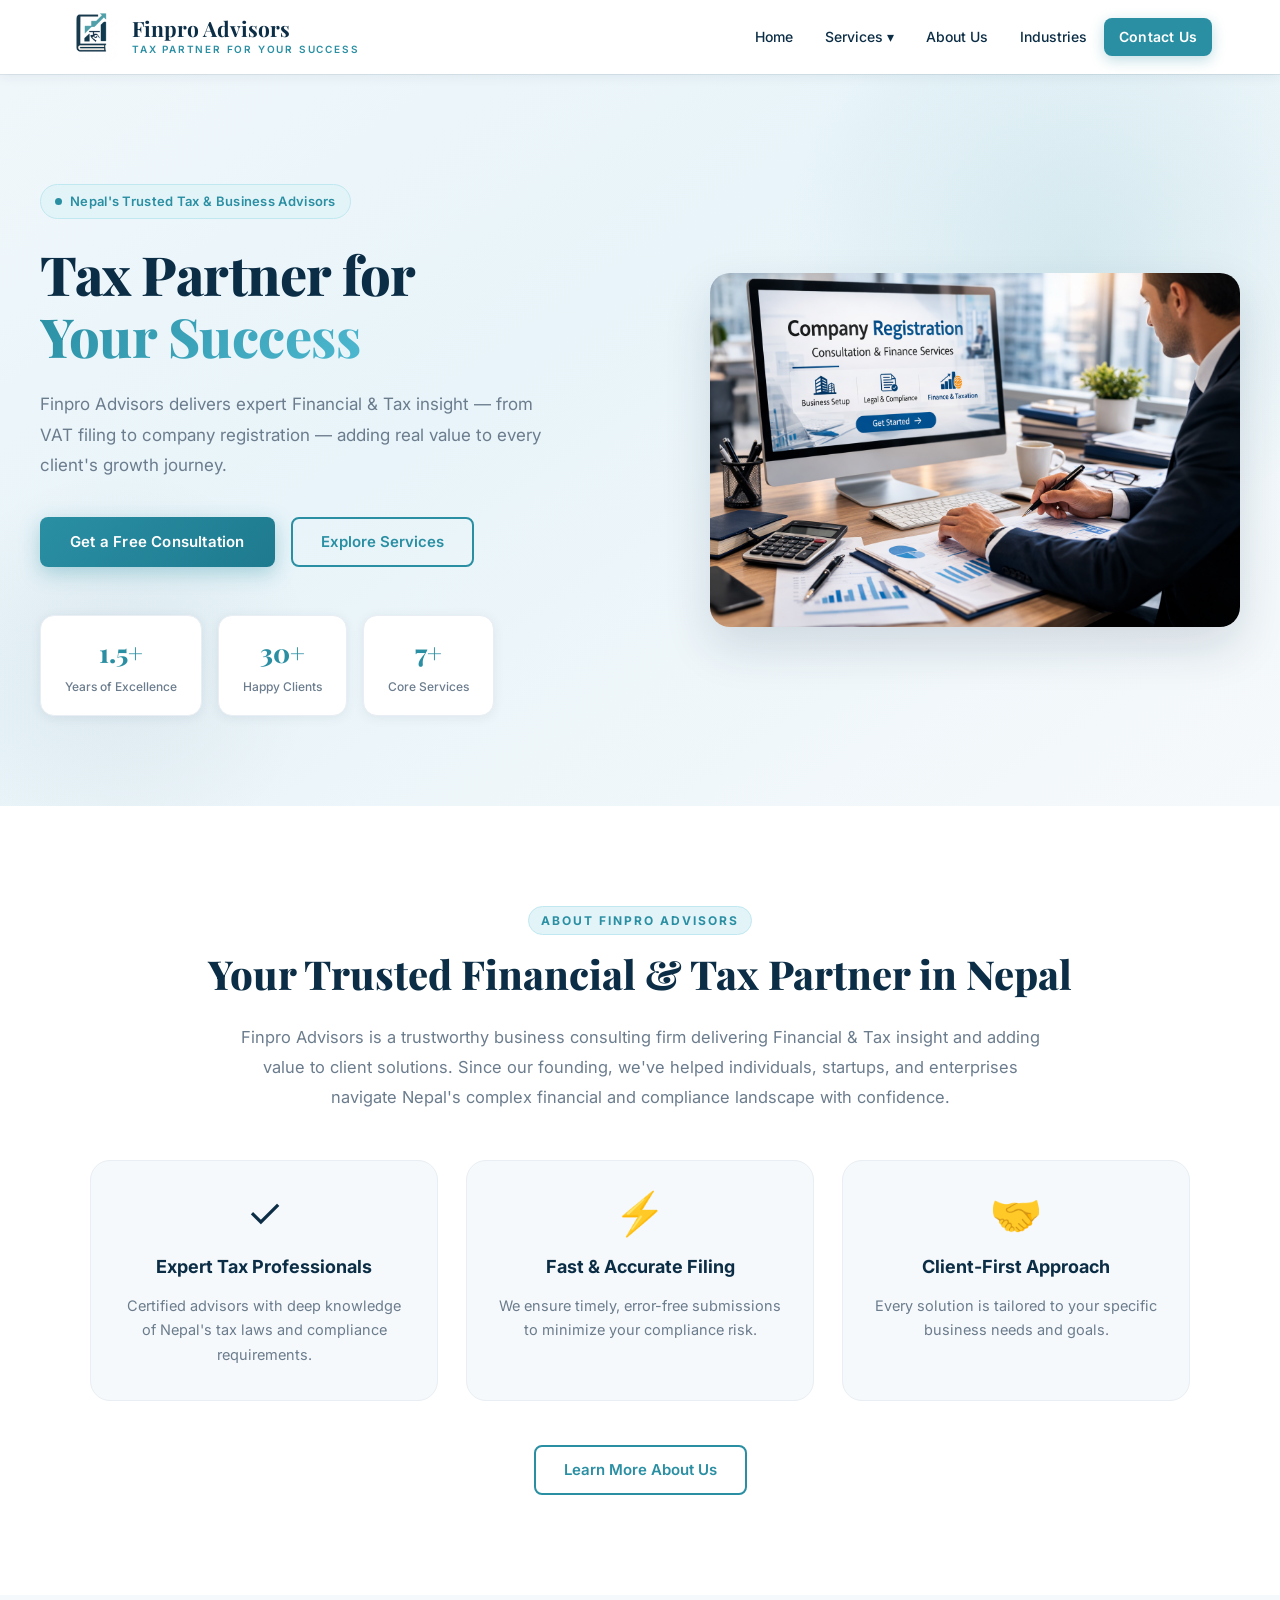
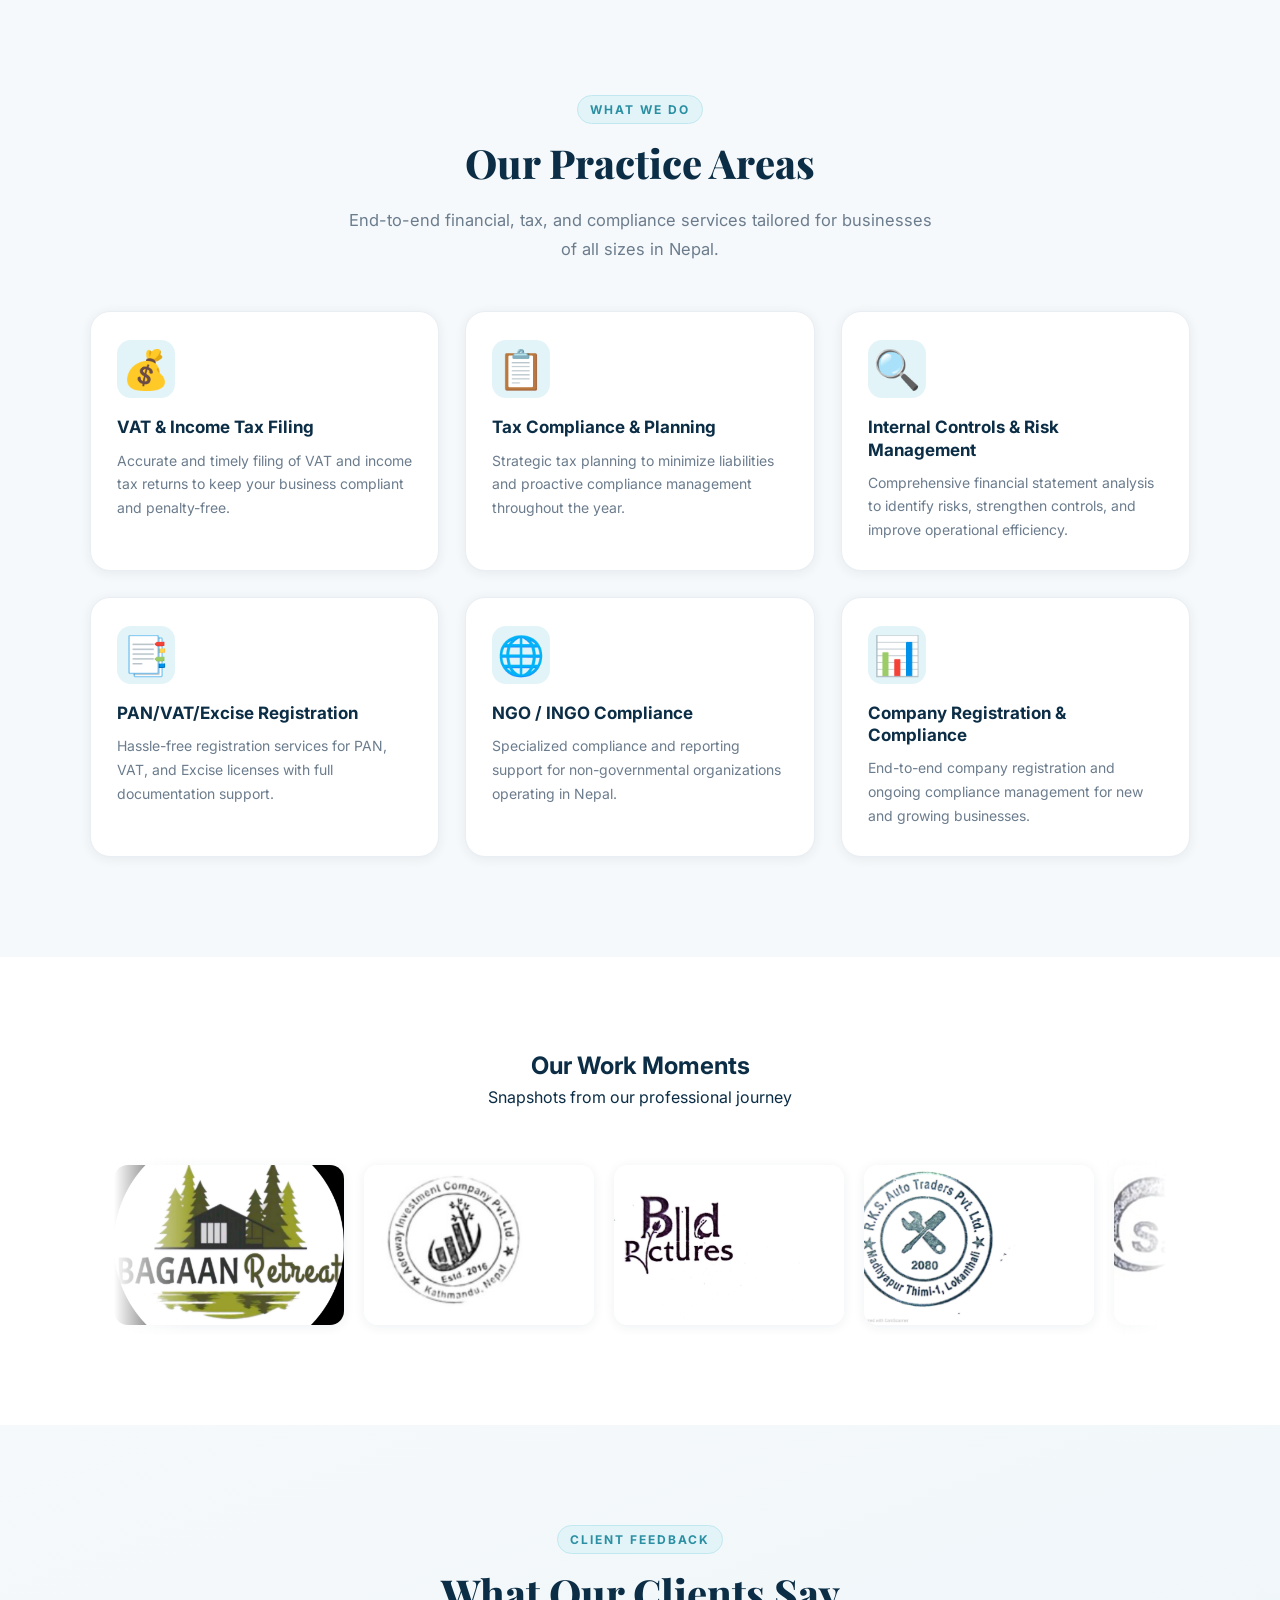
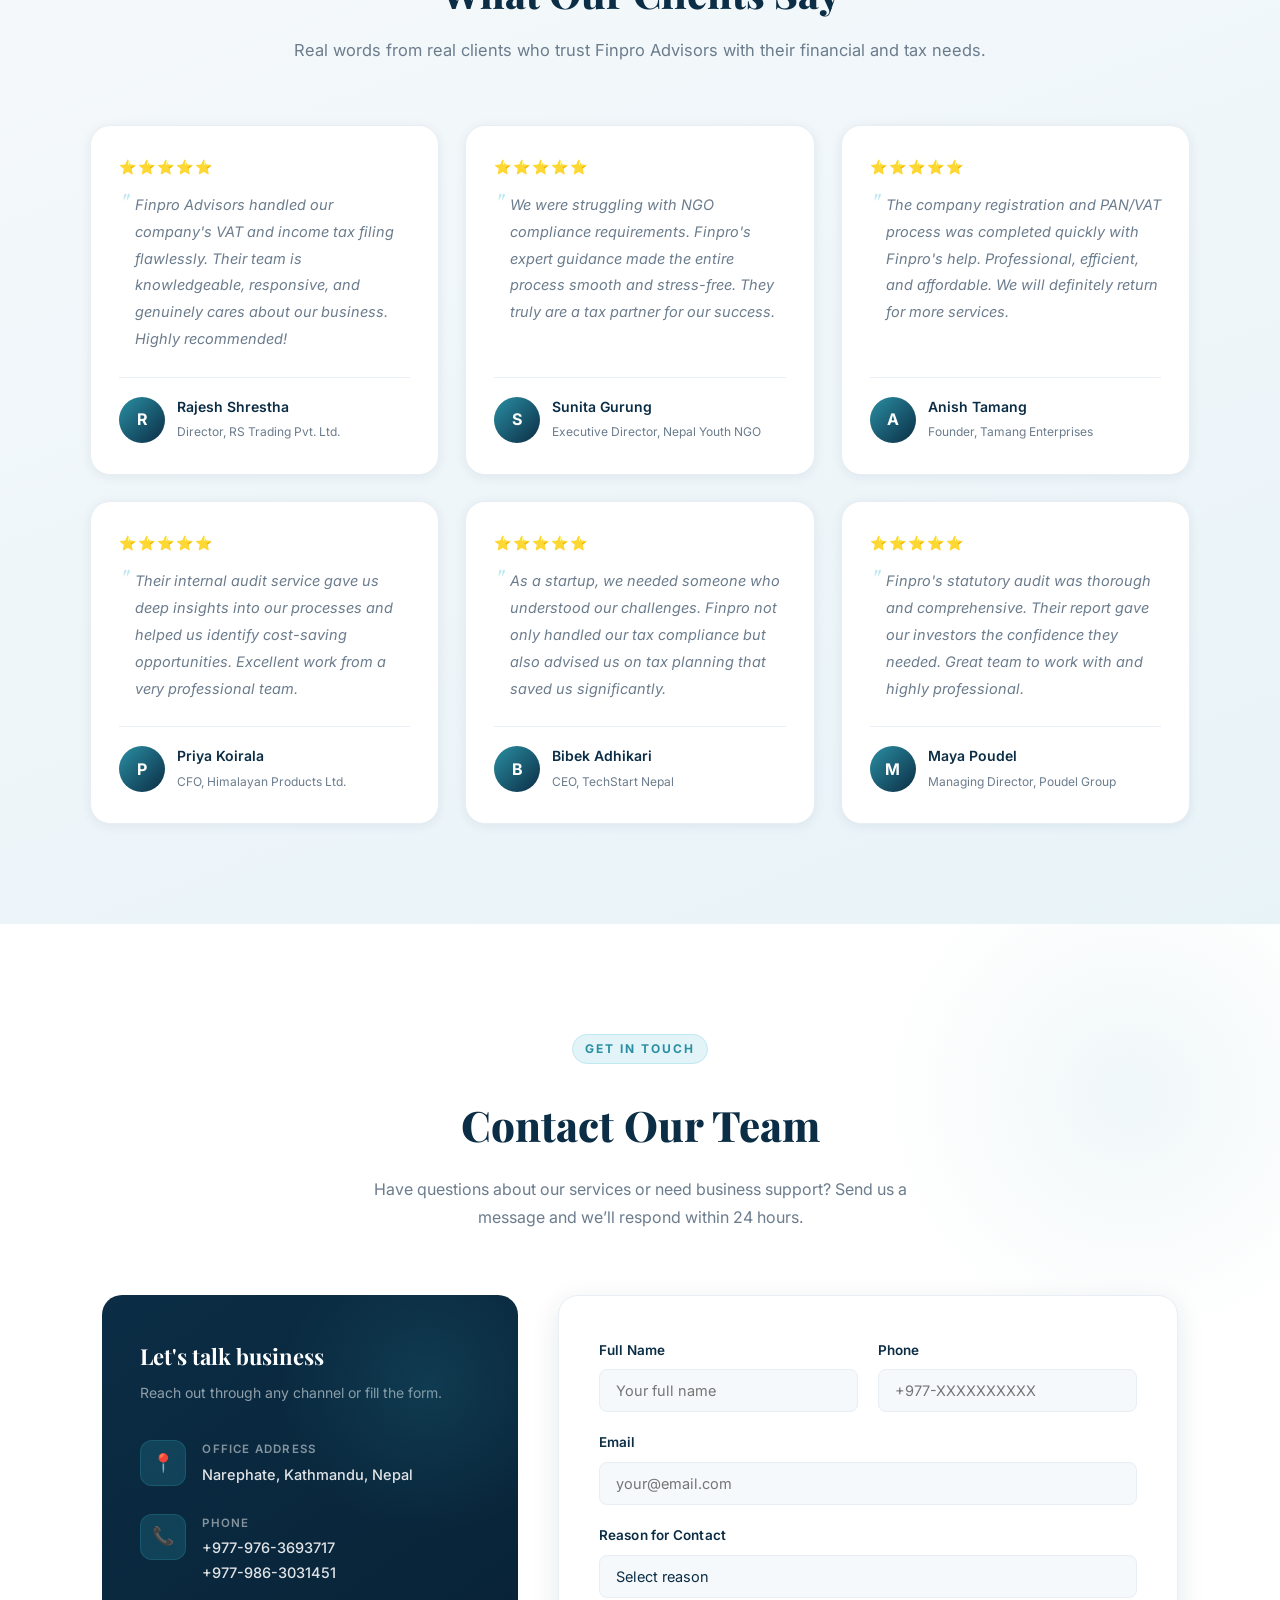
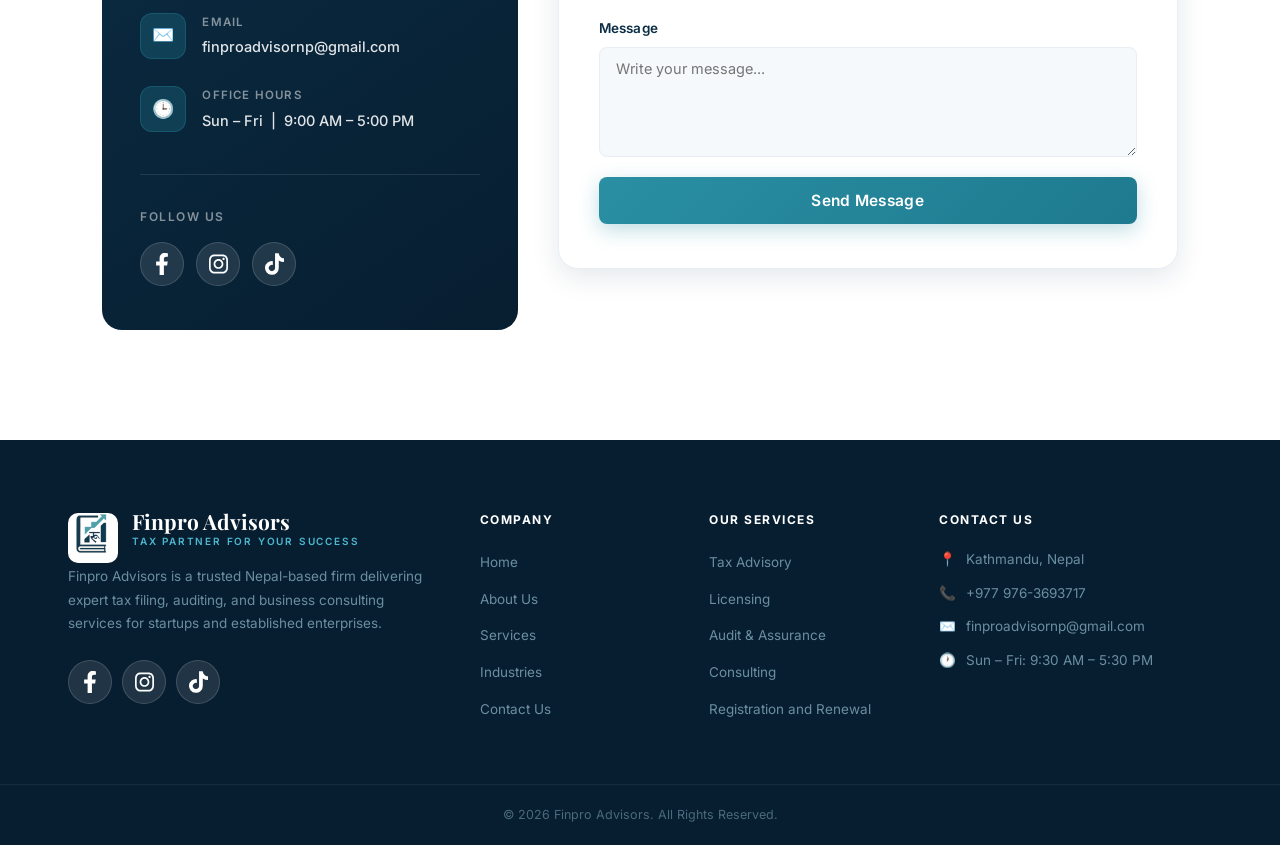
<file: index.html>
<!DOCTYPE html>
<html lang="en">

<head>

  <meta charset="UTF-8">
  <meta name="viewport" content="width=device-width, initial-scale=1.0">

  <title>Finpro Advisors</title>

  <link rel="preconnect" href="https://fonts.googleapis.com">
  <link rel="preconnect" href="https://fonts.gstatic.com" crossorigin>
  <link
    href="https://fonts.googleapis.com/css2?family=Inter:wght@300;400;500;600;700;800&family=Playfair+Display:ital,wght@0,700;0,800;1,700&display=swap"
    rel="stylesheet">
  <link rel="stylesheet" href="../css/style.css">
  <link rel="icon" type="image/x-icon" sizes="64*64" href="../assets/favicon 0.png">

</head>

<body>

  <!-- HEADER -->
  <div id="header"></div>


  <!-- HERO -->
  <section class="hero">
    <div class="hero-inner">

      <!-- LEFT: text content only -->
      <div class="hero-left">
        <div class="hero-badge">Nepal's Trusted Tax & Business Advisors</div>
        <h1>Tax Partner for <br><span>Your Success</span></h1>
        <p>Finpro Advisors delivers expert Financial &amp; Tax insight —
          from VAT filing to company registration —
          adding real value to every client's growth journey.</p>

        <div class="hero-btns">
          <a href="#contact" class="btn-primary">Get a Free Consultation</a>
          <a href="#services" class="btn-outline">Explore Services</a>
        </div>

        <div class="hero-stats">
          <div class="stat-card">
            <span class="stat-num">1.5+</span>
            <span class="stat-label">Years of Excellence</span>
          </div>
          <div class="stat-card">
            <span class="stat-num">30+</span>
            <span class="stat-label">Happy Clients</span>
          </div>
          <div class="stat-card">
            <span class="stat-num">7+</span>
            <span class="stat-label">Core Services</span>
          </div>
        </div>
      </div>

      <!-- RIGHT: image only — outside hero-left -->
      <div class="hero-right">
        <img src="../assets/heropicture.png" alt="Company Registration Consultation">
      </div>

    </div>
  </section>



  <!-- ABOUT SECTION -->
  <section class="about" id="about">
    <div class="about-inner">

      <!-- Section Title - Centered like Services -->
      <div class="fade-up" style="text-align:center; margin-bottom: 3rem;">
        <div class="section-label">About Finpro Advisors</div>
        <h2 class="section-title" style="margin-bottom: 24px;">Your Trusted Financial &amp; Tax Partner in Nepal</h2>
        <p class="section-sub" style="max-width:800px; margin:0 auto; line-height: 1.8;">
          Finpro Advisors is a trustworthy business consulting firm delivering
          Financial &amp; Tax insight and adding value to client solutions.
          Since our founding, we've helped individuals, startups,
          and enterprises navigate Nepal's complex financial
          and compliance landscape with confidence.
        </p>
      </div>

      <!-- 3 Cards Grid - Matching Services Grid -->
      <div class="about-grid-cards">

        <div class="about-card fade-up stagger-1">
          <div class="about-card-icon">✓</div>
          <h3>Expert Tax Professionals</h3>
          <p>Certified advisors with deep knowledge of Nepal's tax laws and compliance requirements.</p>
        </div>

        <div class="about-card fade-up stagger-2">
          <div class="about-card-icon">⚡</div>
          <h3>Fast &amp; Accurate Filing</h3>
          <p>We ensure timely, error-free submissions to minimize your compliance risk.</p>
        </div>

        <div class="about-card fade-up stagger-3">
          <div class="about-card-icon">🤝</div>
          <h3>Client-First Approach</h3>
          <p>Every solution is tailored to your specific business needs and goals.</p>
        </div>

      </div>

      <!-- Centered Button -->
      <div class="about-btn-wrapper">
        <a href="about.html" class="btn-outline about-btn">Learn More About Us</a>
      </div>

    </div>
  </section>


  <!-- SERVICES -->
<section class="section services-bg" id="services">
  <div class="section-inner">

    <!-- Section Title -->
    <div class="fade-up" style="text-align:center; margin-bottom: 3rem;">
      <div class="section-label">What We Do</div>
      <h2 class="section-title">Our Practice Areas</h2>
      <p class="section-sub" style="max-width:600px; margin:0 auto;">
        End-to-end financial, tax, and compliance services tailored for businesses of all sizes in Nepal.
      </p>
    </div>

    <!-- Services Grid - Now just display cards, no links -->
    <div class="services-grid">

      <!-- SERVICE CARD 1 -->
      <div class="service-card fade-up stagger-1">
        <div class="service-img">💰</div>
        <div class="service-body">
          <h3>VAT &amp; Income Tax Filing</h3>
          <p>Accurate and timely filing of VAT and income tax returns to keep your business compliant and
            penalty-free.</p>
        </div>
      </div>

      <!-- SERVICE CARD 2 -->
      <div class="service-card fade-up stagger-2">
        <div class="service-img">📋</div>
        <div class="service-body">
          <h3>Tax Compliance &amp; Planning</h3>
          <p>Strategic tax planning to minimize liabilities and proactive compliance management throughout the year.
          </p>
        </div>
      </div>

      <!-- SERVICE CARD 3 -->
      <div class="service-card fade-up stagger-3">
        <div class="service-img">🔍</div>
        <div class="service-body">
          <h3>Internal Controls &amp; Risk Management</h3>
          <p>Comprehensive financial statement analysis to identify risks, strengthen controls, and improve
            operational efficiency.
          </p>
        </div>
      </div>

      <!-- SERVICE CARD 4 -->
      <div class="service-card fade-up stagger-1">
        <div class="service-img">📑</div>
        <div class="service-body">
          <h3>PAN/VAT/Excise Registration</h3>
          <p>Hassle-free registration services for PAN, VAT, and Excise licenses with full documentation support.</p>
        </div>
      </div>

      <!-- SERVICE CARD 5 -->
      <div class="service-card fade-up stagger-2">
        <div class="service-img">🌐</div>
        <div class="service-body">
          <h3>NGO / INGO Compliance</h3>
          <p>Specialized compliance and reporting support for non-governmental organizations operating in Nepal.</p>
        </div>
      </div>

      <!-- SERVICE CARD 6 -->
      <div class="service-card fade-up stagger-3">
        <div class="service-img">📊</div>
        <div class="service-body">
          <h3>Company Registration &amp; Compliance</h3>
          <p>End-to-end company registration and ongoing compliance management for new and growing businesses.</p>
        </div>
      </div>

    </div>
  </div>
</section>


  <section class="gallery-section">

    <div class="gallery-container">

      <div class="section-inner">
        <h2>Our Work Moments</h2>
        <p>Snapshots from our professional journey</p>
      </div>

      <div class="gallery-scroll">
        <div class="gallery-track">

          <div class="gallery-item">
            <img src="../assets/picture1.jpeg" alt="">
          </div>

          <div class="gallery-item">
            <img src="../assets/picture2.jpeg" alt="">
          </div>

          <div class="gallery-item">
            <img src="../assets/picture3.jpeg" alt="">
          </div>

          <div class="gallery-item">
            <img src="../assets/picture4.jpeg" alt="">
          </div>

          <div class="gallery-item">
            <img src="../assets/picture5.jpeg" alt="">
          </div>

          <div class="gallery-item">
            <img src="../assets/picture6.jpeg" alt="">
          </div>

          <div class="gallery-item">
            <img src="../assets/picture7.jpeg" alt="">
          </div>

          <!-- duplicate for infinite scroll -->

          <div class="gallery-item">
            <img src="../assets/picture1.jpeg" alt="">
          </div>

          <div class="gallery-item">
            <img src="../assets/picture2.jpeg" alt="">
          </div>

          <div class="gallery-item">
            <img src="../assets/picture3.jpeg" alt="">
          </div>

          <div class="gallery-item">
            <img src="../assets/picture4.jpeg" alt="">
          </div>


          <div class="gallery-item">
            <img src="../assets/picture5.jpeg" alt="">
          </div>

          <div class="gallery-item">
            <img src="../assets/picture6.jpeg" alt="">
          </div>

          <div class="gallery-item">
            <img src="../assets/picture7.jpeg" alt="">
          </div>


        </div>
      </div>

    </div>

  </section>



  <!-- ================= TESTIMONIALS SECTION ================= -->
  <section class="testimonials">

    <div class="container">

      <!-- Section Heading -->
      <header class="testimonials-header">
        <span class="section-label">Client Feedback</span>
        <h2 class="section-title">What Our Clients Say</h2>
        <p class="section-sub">
          Real words from real clients who trust Finpro Advisors with their financial and tax needs.
        </p>
      </header>

      <!-- Testimonials Grid -->
      <div class="testimonials-grid">

        <!-- Card 1 -->
        <article class="testimonial-card">
          <div class="stars">⭐⭐⭐⭐⭐</div>
          <p class="testimonial-text">
            Finpro Advisors handled our company's VAT and income tax filing flawlessly.
            Their team is knowledgeable, responsive, and genuinely cares about our business.
            Highly recommended!
          </p>

          <div class="testimonial-author">
            <div class="avatar">R</div>

            <div class="author-info">
              <h4>Rajesh Shrestha</h4>
              <span>Director, RS Trading Pvt. Ltd.</span>
            </div>
          </div>
        </article>

        <!-- Card 2 -->
        <article class="testimonial-card">
          <div class="stars">⭐⭐⭐⭐⭐</div>
          <p class="testimonial-text">
            We were struggling with NGO compliance requirements. Finpro's expert guidance
            made the entire process smooth and stress-free. They truly are a tax partner
            for our success.
          </p>

          <div class="testimonial-author">
            <div class="avatar">S</div>

            <div class="author-info">
              <h4>Sunita Gurung</h4>
              <span>Executive Director, Nepal Youth NGO</span>
            </div>
          </div>
        </article>

        <!-- Card 3 -->
        <article class="testimonial-card">
          <div class="stars">⭐⭐⭐⭐⭐</div>
          <p class="testimonial-text">
            The company registration and PAN/VAT process was completed quickly with
            Finpro's help. Professional, efficient, and affordable. We will definitely
            return for more services.
          </p>

          <div class="testimonial-author">
            <div class="avatar">A</div>

            <div class="author-info">
              <h4>Anish Tamang</h4>
              <span>Founder, Tamang Enterprises</span>
            </div>
          </div>
        </article>

        <!-- Card 4 -->
        <article class="testimonial-card">
          <div class="stars">⭐⭐⭐⭐⭐</div>
          <p class="testimonial-text">
            Their internal audit service gave us deep insights into our processes and
            helped us identify cost-saving opportunities. Excellent work from a very
            professional team.
          </p>

          <div class="testimonial-author">
            <div class="avatar">P</div>

            <div class="author-info">
              <h4>Priya Koirala</h4>
              <span>CFO, Himalayan Products Ltd.</span>
            </div>
          </div>
        </article>

        <!-- Card 5 -->
        <article class="testimonial-card">
          <div class="stars">⭐⭐⭐⭐⭐</div>
          <p class="testimonial-text">
            As a startup, we needed someone who understood our challenges. Finpro not
            only handled our tax compliance but also advised us on tax planning that
            saved us significantly.
          </p>

          <div class="testimonial-author">
            <div class="avatar">B</div>

            <div class="author-info">
              <h4>Bibek Adhikari</h4>
              <span>CEO, TechStart Nepal</span>
            </div>
          </div>
        </article>

        <!-- Card 6 -->
        <article class="testimonial-card">
          <div class="stars">⭐⭐⭐⭐⭐</div>
          <p class="testimonial-text">
            Finpro's statutory audit was thorough and comprehensive. Their report gave
            our investors the confidence they needed. Great team to work with and highly
            professional.
          </p>

          <div class="testimonial-author">
            <div class="avatar">M</div>

            <div class="author-info">
              <h4>Maya Poudel</h4>
              <span>Managing Director, Poudel Group</span>
            </div>
          </div>
        </article>

      </div>

    </div>
  </section>



  <section class="contact-section" id="contact">

    <div class="contact-container">

      <!-- Heading -->
      <div class="contact-header fade-up">
        <span class="section-label">Get In Touch</span>
        <h2>Contact Our Team</h2>
        <p>Have questions about our services or need business support? Send us a message and we’ll respond within 24
          hours.</p>
      </div>

      <div class="contact-grid">

        <!-- LEFT SIDE -->
        <div class="contact-info fade-left">

          <p class="contact-info-title">Let's talk business</p>
          <p class="contact-info-sub">Reach out through any channel or fill the form.</p>

          <div class="contact-item">
            <div class="icon">📍</div>
            <div>
              <h4>Office Address</h4>
              <p>Narephate, Kathmandu, Nepal</p>
            </div>
          </div>

          <div class="contact-item">
            <div class="icon">📞</div>
            <div>
              <h4>Phone</h4>
              <p><a href="tel:+9779763693717">+977-976-3693717</a></p>
              <p><a href="tel:+9779863031451">+977-986-3031451</a></p>
            </div>
          </div>

          <div class="contact-item">
            <div class="icon">✉️</div>
            <div>
              <h4>Email</h4>
              <p><a href="mailto:finproadvisornp@gmail.com">finproadvisornp@gmail.com</a></p>
            </div>
          </div>

          <div class="contact-item">
            <div class="icon">🕒</div>
            <div>
              <h4>Office Hours</h4>
              <p>Sun – Fri &nbsp;|&nbsp; 9:00 AM – 5:00 PM</p>
            </div>
          </div>

          <!-- SOCIAL MEDIA -->
          <div class="social-section">
            <h4>Follow Us</h4>

            <div class="social-links">
              <a href="https://www.facebook.com/profile.php?id=61583425509791" class="social-btn facebook"
                target="_blank" aria-label="Facebook"></a>
              <a href="https://www.instagram.com/finproadvisor?igsh=MTRia2h1ZXUzb2hxZA==" class="social-btn instagram"
                target="_blank" aria-label="Instagram"></a>
              <a href="https://www.tiktok.com/@finproadvisors?_r=1&amp;_t=ZS-94iBMNxAfvY" class="social-btn tiktok"
                target="_blank" aria-label="TikTok"></a>
            </div>
          </div>

        </div>


        <!-- RIGHT SIDE FORM -->
        <form class="contact-form fade-right" id="contactForm" action="https://formspree.io/f/xjgpgzgj" method="POST">

          <!-- Hidden fields for Formspree -->
          <input type="hidden" name="_subject" value="New Contact Form Submission – Finpro Advisors">
          <input type="hidden" name="_next" value="">

          <div class="form-row">

            <div class="form-group">
              <label>Full Name</label>
              <input type="text" name="name" required placeholder="Your full name">
            </div>

            <div class="form-group">
              <label>Phone</label>
              <input type="tel" name="phone" placeholder="+977-XXXXXXXXXX">
            </div>

          </div>

          <div class="form-group">
            <label>Email</label>
            <input type="email" name="email" required placeholder="your@email.com">
          </div>

          <div class="form-group">
            <label>Reason for Contact</label>

            <select name="service" required>

              <option value="">Select reason</option>
              <option>General Inquiry</option>
              <option>Company Registration</option>
              <option>Tax Advisory</option>
              <option>Legal Consulting</option>
              <option>Accounting & Audit</option>
              <option>License Renewal</option>
              <option>Foreign Investment (FDI)</option>
              <option>Other</option>

            </select>
          </div>

          <div class="form-group">
            <label>Message</label>
            <textarea name="message" rows="4" placeholder="Write your message..."></textarea>
          </div>

          <button type="submit" class="contact-btn" id="submitBtn">
            Send Message
          </button>

          <!-- Success / Error Messages -->
          <div id="formSuccess"
            style="display:none; margin-top:1rem; padding:1rem 1.25rem; background:#d1fae5; color:#065f46; border-radius:8px; font-weight:500;">
            ✅ Message sent successfully! We'll get back to you within 24 hours.
          </div>
          <div id="formError"
            style="display:none; margin-top:1rem; padding:1rem 1.25rem; background:#fee2e2; color:#991b1b; border-radius:8px; font-weight:500;">
            ❌ Something went wrong. Please try again or email us directly at finproadvisornp@gmail.com
          </div>

        </form>

        <script>
          const contactForm = document.getElementById('contactForm');
          const submitBtn = document.getElementById('submitBtn');
          const formSuccess = document.getElementById('formSuccess');
          const formError = document.getElementById('formError');

          contactForm.addEventListener('submit', async function (e) {
            e.preventDefault();
            submitBtn.disabled = true;
            submitBtn.textContent = 'Sending…';
            formSuccess.style.display = 'none';
            formError.style.display = 'none';

            const data = new FormData(contactForm);

            try {
              const response = await fetch(contactForm.action, {
                method: 'POST',
                body: data,
                headers: { 'Accept': 'application/json' }
              });

              if (response.ok) {
                formSuccess.style.display = 'block';
                contactForm.reset();
              } else {
                formError.style.display = 'block';
              }
            } catch (err) {
              formError.style.display = 'block';
            } finally {
              submitBtn.disabled = false;
              submitBtn.textContent = 'Send Message';
            }
          });
        </script>

      </div>

    </div>

  </section>

  <!-- FOOTER -->
  <div id="footer"></div>



  <!-- LOAD HEADER & FOOTER -->




  <script src="../js/script.js"></script>

</body>

</html>
</file>
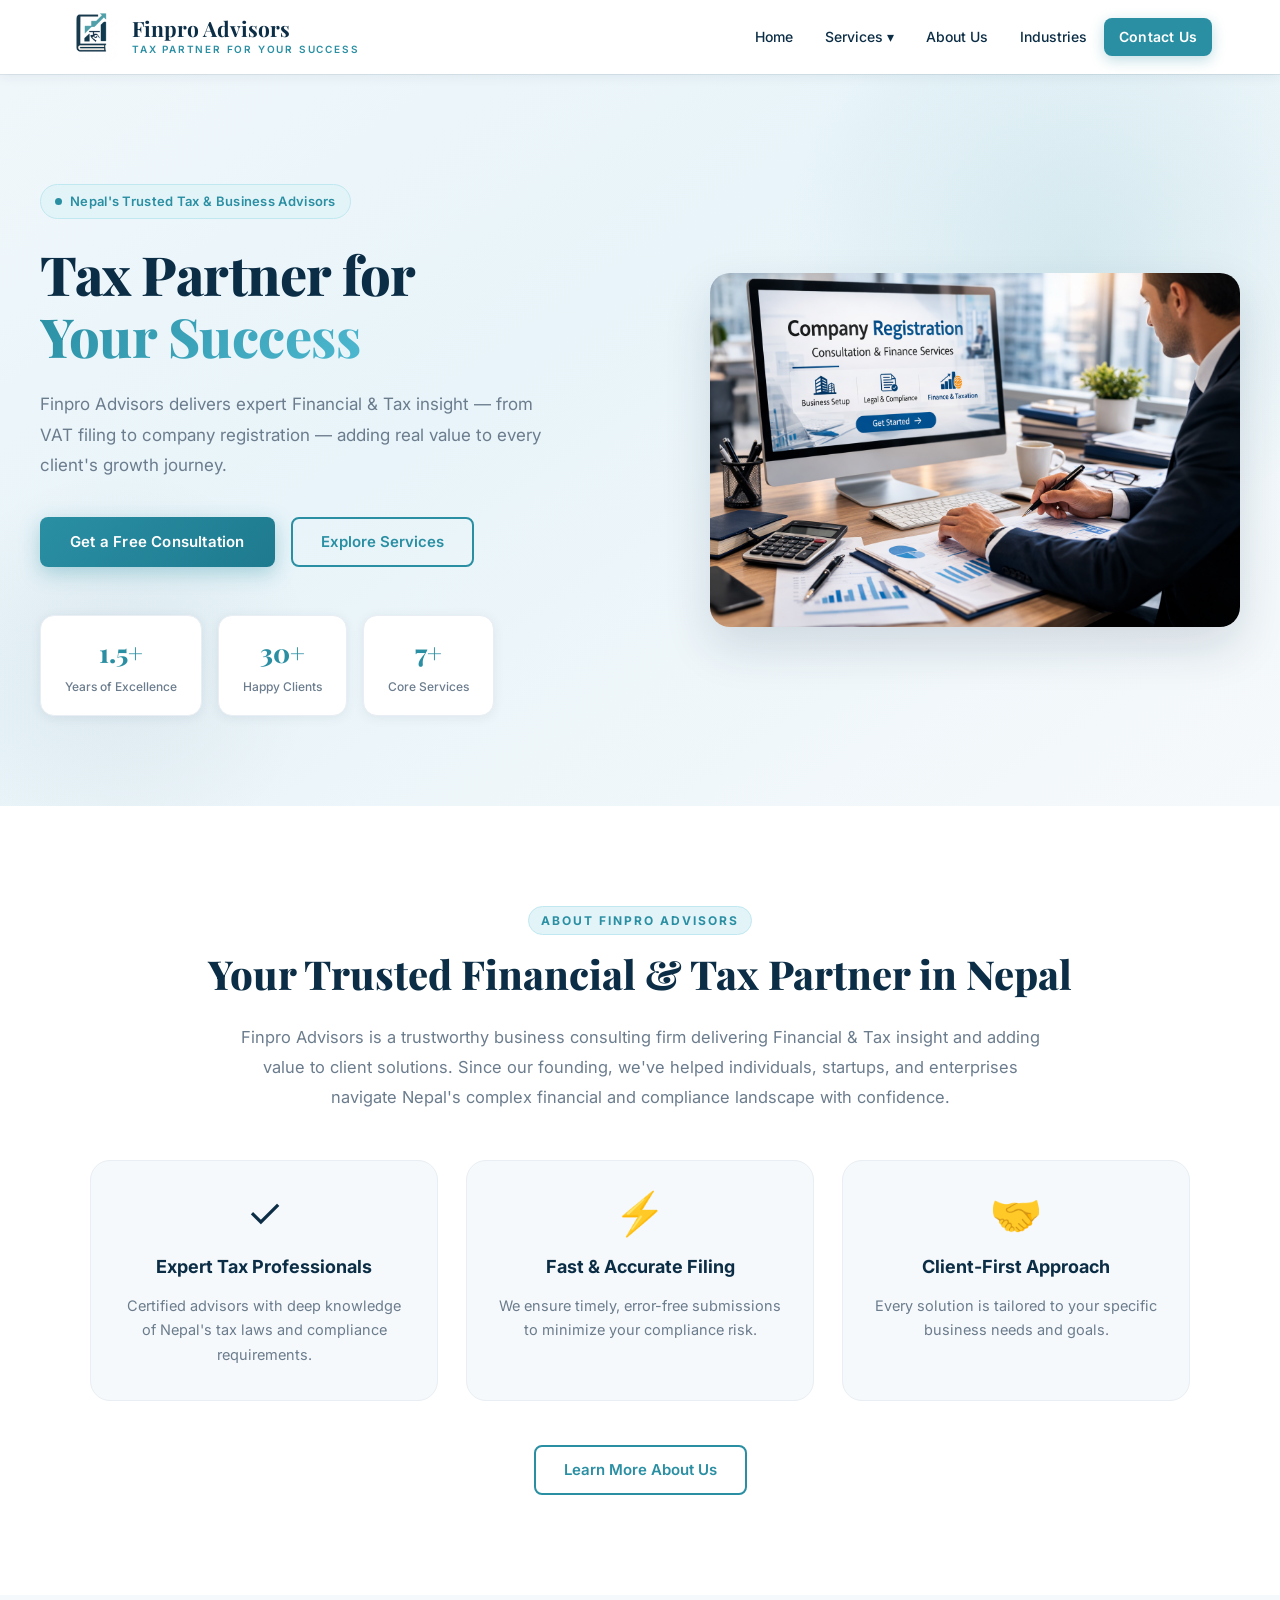
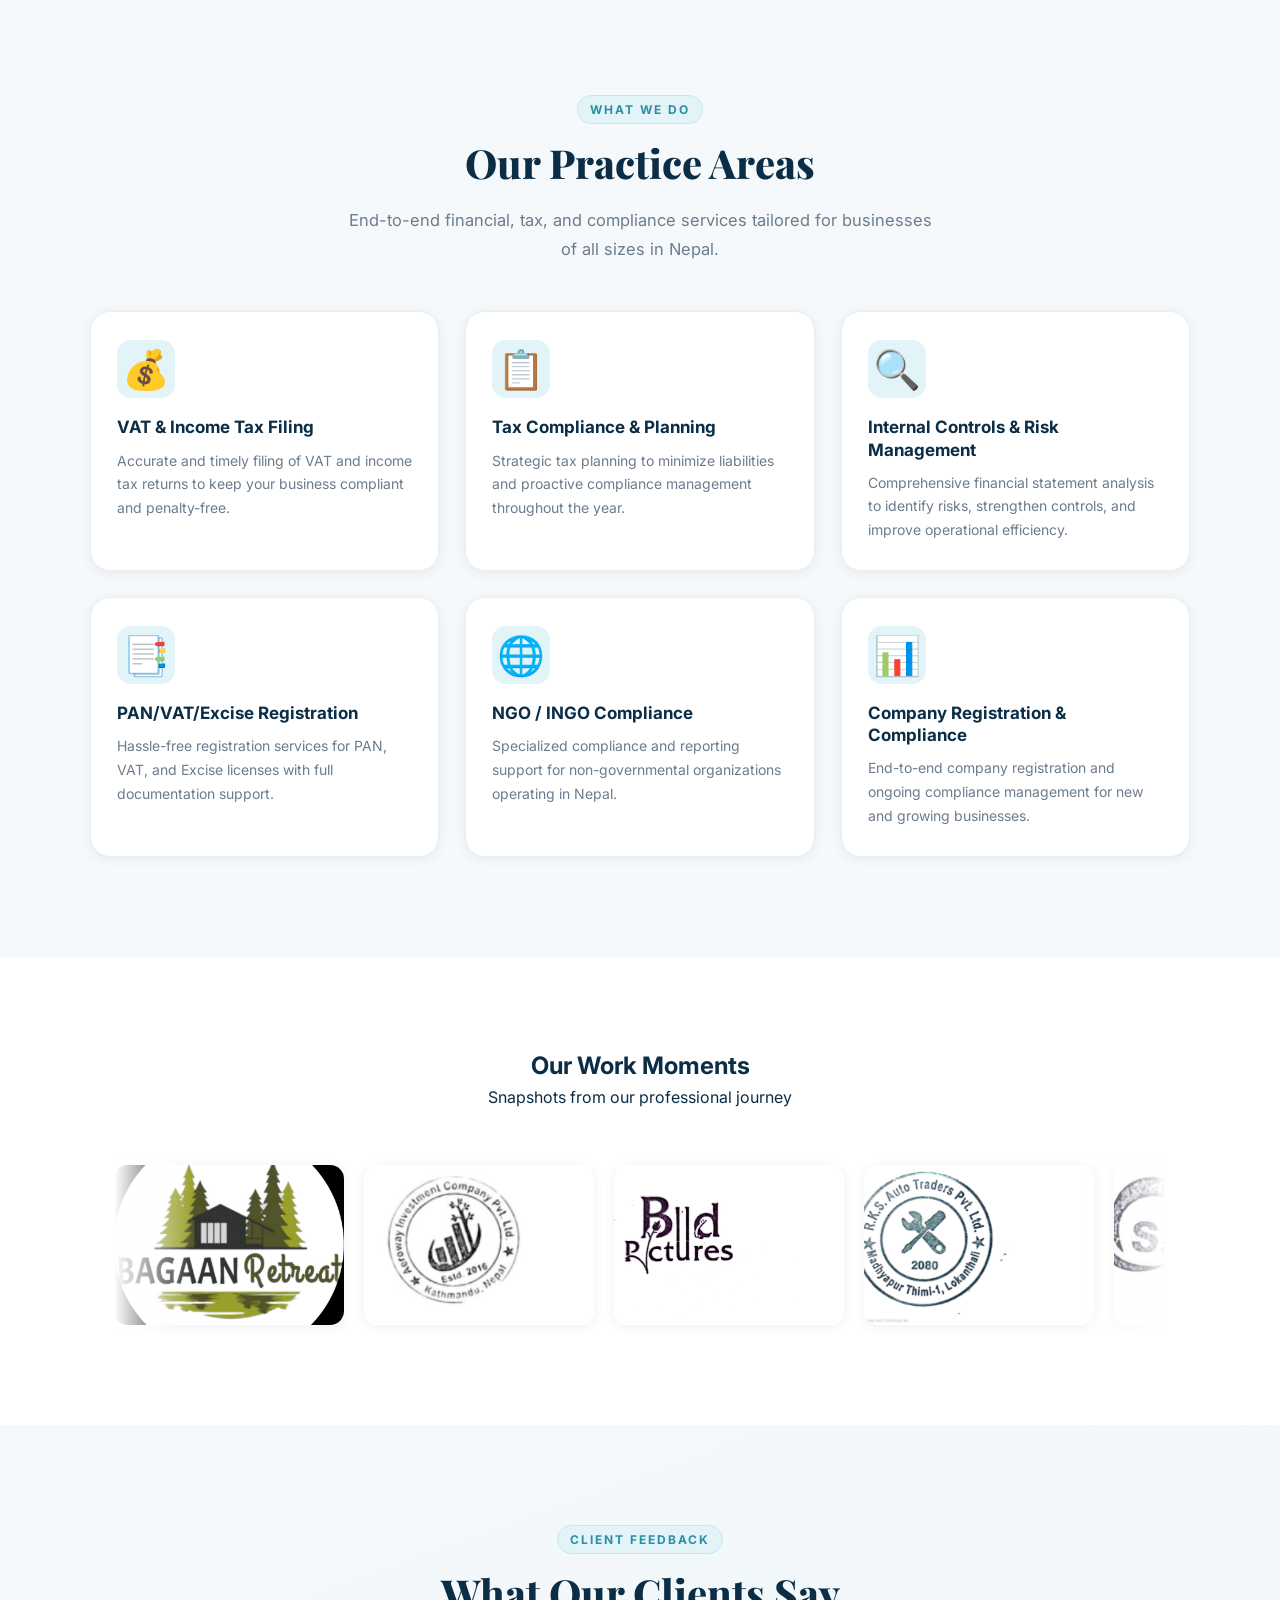
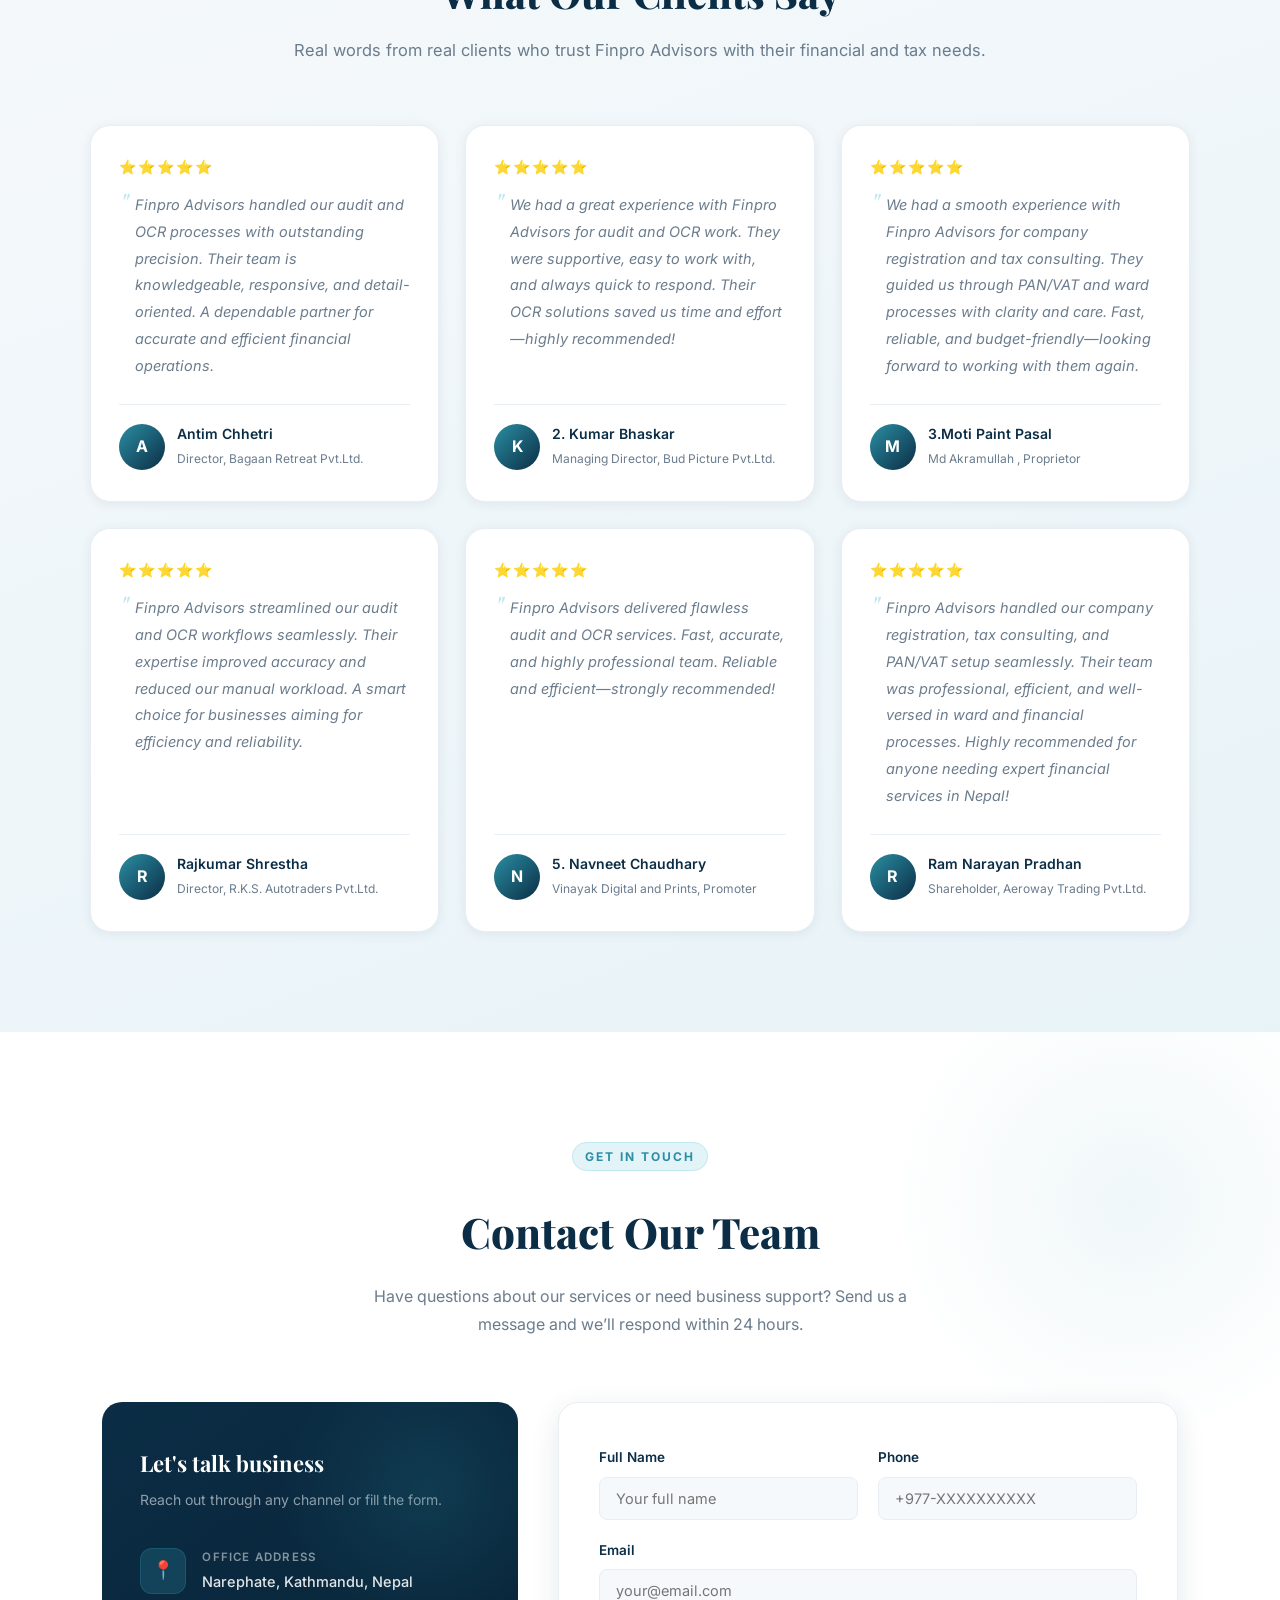
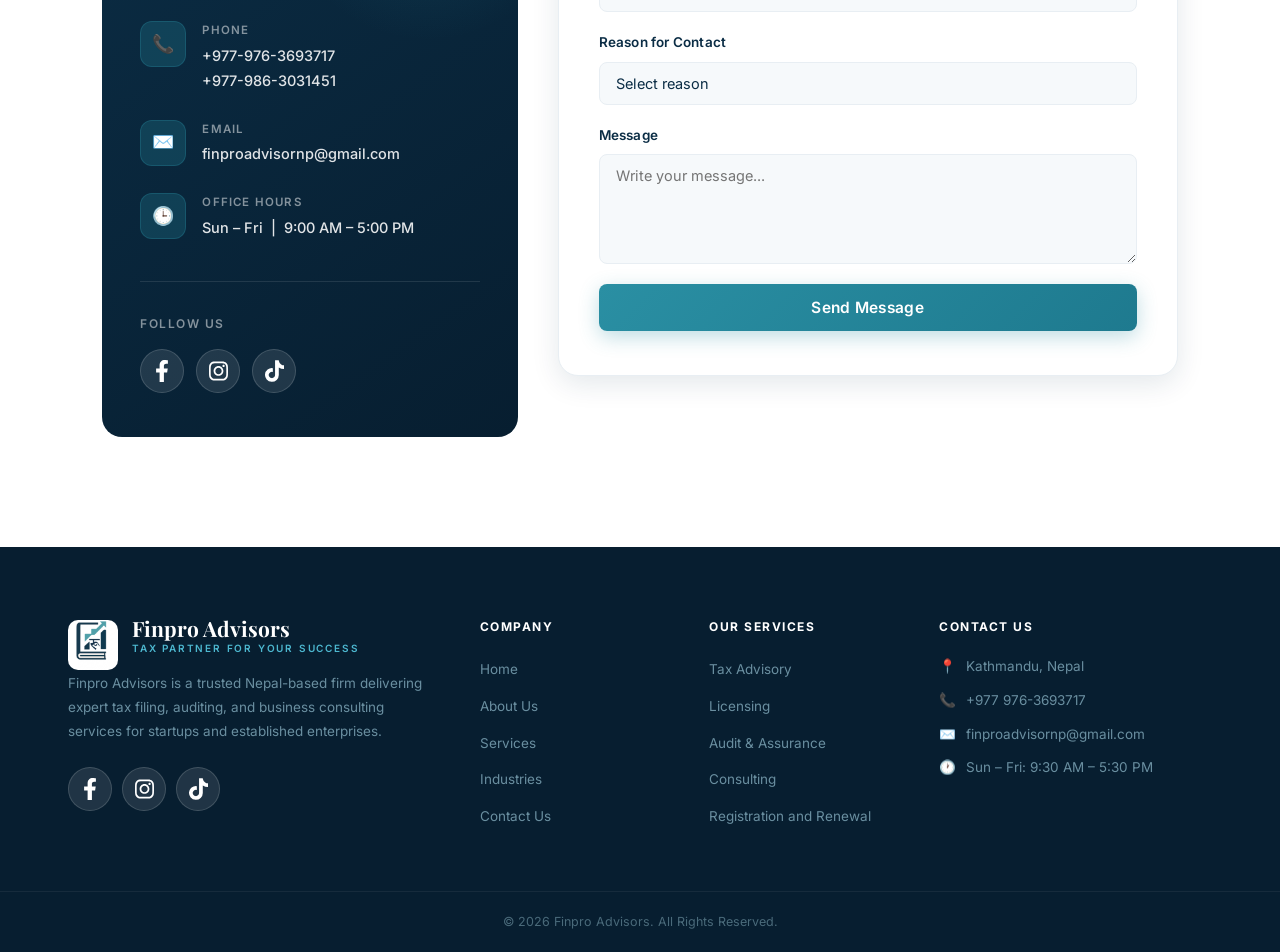
<file: Pages/index.html>
<!DOCTYPE html>
<html lang="en">

<head>

  <meta charset="UTF-8">
  <meta name="viewport" content="width=device-width, initial-scale=1.0">

  <title>Finpro Advisors</title>

  <link rel="preconnect" href="https://fonts.googleapis.com">
  <link rel="preconnect" href="https://fonts.gstatic.com" crossorigin>
  <link
    href="https://fonts.googleapis.com/css2?family=Inter:wght@300;400;500;600;700;800&family=Playfair+Display:ital,wght@0,700;0,800;1,700&display=swap"
    rel="stylesheet">
  <link rel="stylesheet" href="../css/style.css">
  <link rel="icon" type="image/x-icon" sizes="64*64" href="../assets/favicon 0.png">

</head>

<body>

  <!-- HEADER -->
  <div id="header"></div>


  <!-- HERO -->
  <section class="hero">
    <div class="hero-inner">

      <!-- LEFT: text content only -->
      <div class="hero-left">
        <div class="hero-badge">Nepal's Trusted Tax & Business Advisors</div>
        <h1>Tax Partner for <br><span>Your Success</span></h1>
        <p>Finpro Advisors delivers expert Financial &amp; Tax insight —
          from VAT filing to company registration —
          adding real value to every client's growth journey.</p>

        <div class="hero-btns">
          <a href="#contact" class="btn-primary">Get a Free Consultation</a>
          <a href="#services" class="btn-outline">Explore Services</a>
        </div>

        <div class="hero-stats">
          <div class="stat-card">
            <span class="stat-num">1.5+</span>
            <span class="stat-label">Years of Excellence</span>
          </div>
          <div class="stat-card">
            <span class="stat-num">30+</span>
            <span class="stat-label">Happy Clients</span>
          </div>
          <div class="stat-card">
            <span class="stat-num">7+</span>
            <span class="stat-label">Core Services</span>
          </div>
        </div>
      </div>

      <!-- RIGHT: image only — outside hero-left -->
      <div class="hero-right">
        <img src="../assets/heropicture.png" alt="Company Registration Consultation">
      </div>

    </div>
  </section>



  <!-- ABOUT SECTION -->
  <section class="about" id="about">
    <div class="about-inner">

      <!-- Section Title - Centered like Services -->
      <div class="fade-up" style="text-align:center; margin-bottom: 3rem;">
        <div class="section-label">About Finpro Advisors</div>
        <h2 class="section-title" style="margin-bottom: 24px;">Your Trusted Financial &amp; Tax Partner in Nepal</h2>
        <p class="section-sub" style="max-width:800px; margin:0 auto; line-height: 1.8;">
          Finpro Advisors is a trustworthy business consulting firm delivering
          Financial &amp; Tax insight and adding value to client solutions.
          Since our founding, we've helped individuals, startups,
          and enterprises navigate Nepal's complex financial
          and compliance landscape with confidence.
        </p>
      </div>

      <!-- 3 Cards Grid - Matching Services Grid -->
      <div class="about-grid-cards">

        <div class="about-card fade-up stagger-1">
          <div class="about-card-icon">✓</div>
          <h3>Expert Tax Professionals</h3>
          <p>Certified advisors with deep knowledge of Nepal's tax laws and compliance requirements.</p>
        </div>

        <div class="about-card fade-up stagger-2">
          <div class="about-card-icon">⚡</div>
          <h3>Fast &amp; Accurate Filing</h3>
          <p>We ensure timely, error-free submissions to minimize your compliance risk.</p>
        </div>

        <div class="about-card fade-up stagger-3">
          <div class="about-card-icon">🤝</div>
          <h3>Client-First Approach</h3>
          <p>Every solution is tailored to your specific business needs and goals.</p>
        </div>

      </div>

      <!-- Centered Button -->
      <div class="about-btn-wrapper">
        <a href="about.html" class="btn-outline about-btn">Learn More About Us</a>
      </div>

    </div>
  </section>


  <!-- SERVICES -->
  <section class="section services-bg" id="services">
    <div class="section-inner">

      <!-- Section Title -->
      <div class="fade-up" style="text-align:center; margin-bottom: 3rem;">
        <div class="section-label">What We Do</div>
        <h2 class="section-title">Our Practice Areas</h2>
        <p class="section-sub" style="max-width:600px; margin:0 auto;">
          End-to-end financial, tax, and compliance services tailored for businesses of all sizes in Nepal.
        </p>
      </div>

      <!-- Services Grid -->
      <div class="services-grid">

        <!-- SERVICE CARD 1 -->
        <a href="/services/vat-income-tax.html" class="service-card fade-up stagger-1">
          <div class="service-img">💰</div>
          <div class="service-body">
            <h3>VAT &amp; Income Tax Filing</h3>
            <p>Accurate and timely filing of VAT and income tax returns to keep your business compliant and
              penalty-free.</p>
          </div>
        </a>

        <!-- SERVICE CARD 2 -->
        <a href="/services/tax-compliance-planning.html" class="service-card fade-up stagger-2">
          <div class="service-img">📋</div>
          <div class="service-body">
            <h3>Tax Compliance &amp; Planning</h3>
            <p>Strategic tax planning to minimize liabilities and proactive compliance management throughout the year.
            </p>
          </div>
        </a>

        <!-- SERVICE CARD 3 -->
        <a href="/services/internal-audit-risk.html" class="service-card fade-up stagger-3">
          <div class="service-img">🔍</div>
          <div class="service-body">
            <h3>Internal Controls &amp; Risk Management</h3>
            <p>Comprehensive financial statement analysis to identify risks, strengthen controls, and improve
              operational efficiency.
            </p>
          </div>
        </a>

        <!-- SERVICE CARD 4 -->
        <a href="/services/pan-vat-registration.html" class="service-card fade-up stagger-1">
          <div class="service-img">📑</div>
          <div class="service-body">
            <h3>PAN/VAT/Excise Registration</h3>
            <p>Hassle-free registration services for PAN, VAT, and Excise licenses with full documentation support.</p>
          </div>
        </a>

        <!-- SERVICE CARD 5 -->
        <a href="/services/ngo-ingo-compliance.html" class="service-card fade-up stagger-2">
          <div class="service-img">🌐</div>
          <div class="service-body">
            <h3>NGO / INGO Compliance</h3>
            <p>Specialized compliance and reporting support for non-governmental organizations operating in Nepal.</p>
          </div>
        </a>

        <!-- SERVICE CARD 6 -->
        <a href="/services/compy-regis.html" class="service-card fade-up stagger-3">
          <div class="service-img">📊</div>
          <div class="service-body">
            <h3>Company Registration &amp; Compliance</h3>
            <p>End-to-end company registration and ongoing compliance management for new and growing businesses.</p>
          </div>
        </a>

      </div>
    </div>
  </section>


  <section class="gallery-section">

    <div class="gallery-container">

      <div class="section-inner">
        <h2>Our Work Moments</h2>
        <p>Snapshots from our professional journey</p>
      </div>

      <div class="gallery-scroll">
        <div class="gallery-track">

          <div class="gallery-item">
            <img src="../assets/picture1.jpeg" alt="">
          </div>

          <div class="gallery-item">
            <img src="../assets/picture2.jpeg" alt="">
          </div>

          <div class="gallery-item">
            <img src="../assets/picture3.jpeg" alt="">
          </div>

          <div class="gallery-item">
            <img src="../assets/picture4.jpeg" alt="">
          </div>

          <div class="gallery-item">
            <img src="../assets/picture5.jpeg" alt="">
          </div>

          <div class="gallery-item">
            <img src="../assets/picture6.jpeg" alt="">
          </div>

          <div class="gallery-item">
            <img src="../assets/picture7.jpeg" alt="">
          </div>

          <!-- duplicate for infinite scroll -->

          <div class="gallery-item">
            <img src="../assets/picture1.jpeg" alt="">
          </div>

          <div class="gallery-item">
            <img src="../assets/picture2.jpeg" alt="">
          </div>

          <div class="gallery-item">
            <img src="../assets/picture3.jpeg" alt="">
          </div>

          <div class="gallery-item">
            <img src="../assets/picture4.jpeg" alt="">
          </div>


          <div class="gallery-item">
            <img src="../assets/picture5.jpeg" alt="">
          </div>

          <div class="gallery-item">
            <img src="../assets/picture6.jpeg" alt="">
          </div>

          <div class="gallery-item">
            <img src="../assets/picture7.jpeg" alt="">
          </div>


        </div>
      </div>

    </div>

  </section>



  <!-- ================= TESTIMONIALS SECTION ================= -->
  <section class="testimonials">

    <div class="container">

      <!-- Section Heading -->
      <header class="testimonials-header">
        <span class="section-label">Client Feedback</span>
        <h2 class="section-title">What Our Clients Say</h2>
        <p class="section-sub">
          Real words from real clients who trust Finpro Advisors with their financial and tax needs.
        </p>
      </header>

      <!-- Testimonials Grid -->
      <div class="testimonials-grid">

        <!-- Card 1 -->
        <article class="testimonial-card">
          <div class="stars">⭐⭐⭐⭐⭐</div>
          <p class="testimonial-text">
           Finpro Advisors handled our audit and OCR processes with outstanding precision.
Their team is knowledgeable, responsive, and detail-oriented.
A dependable partner for accurate and efficient financial operations.
          </p>

          <div class="testimonial-author">
            <div class="avatar">A</div>

            <div class="author-info">
              <h4>Antim Chhetri</h4>
              <span>Director, Bagaan Retreat Pvt.Ltd.</span>
            </div>
          </div>
        </article>

        <!-- Card 2 -->
        <article class="testimonial-card">
          <div class="stars">⭐⭐⭐⭐⭐</div>
          <p class="testimonial-text">
           We had a great experience with Finpro Advisors for audit and OCR work.
They were supportive, easy to work with, and always quick to respond.
Their OCR solutions saved us time and effort—highly recommended!
          </p>

          <div class="testimonial-author">
            <div class="avatar">K</div>

            <div class="author-info">
              <h4>2. Kumar Bhaskar </h4>
              <span>Managing Director, Bud Picture Pvt.Ltd.</span>
            </div>
          </div>
        </article>

        <!-- Card 3 -->
        <article class="testimonial-card">
          <div class="stars">⭐⭐⭐⭐⭐</div>
          <p class="testimonial-text">
           We had a smooth experience with Finpro Advisors for company registration and tax consulting.
          They guided us through PAN/VAT and ward processes with clarity and care.
          Fast, reliable, and budget-friendly—looking forward to working with them again.
          </p>

          <div class="testimonial-author">
            <div class="avatar">M</div>

            <div class="author-info">
              <h4>3.Moti Paint Pasal</h4>
              <span>  Md Akramullah , Proprietor </span>
            </div>
          </div>
        </article>

        <!-- Card 4 -->
        <article class="testimonial-card">
          <div class="stars">⭐⭐⭐⭐⭐</div>
          <p class="testimonial-text">
           Finpro Advisors streamlined our audit and OCR workflows seamlessly.
            Their expertise improved accuracy and reduced our manual workload.
              A smart choice for businesses aiming for efficiency and reliability.
          </p>

          <div class="testimonial-author">
            <div class="avatar">R</div>

            <div class="author-info">
              <h4>Rajkumar Shrestha</h4>
              <span>Director, R.K.S. Autotraders Pvt.Ltd.</span>
            </div>
          </div>
        </article>

        <!-- Card 5 -->
        <article class="testimonial-card">
          <div class="stars">⭐⭐⭐⭐⭐</div>
          <p class="testimonial-text">
           Finpro Advisors delivered flawless audit and OCR services.
          Fast, accurate, and highly professional team.
          Reliable and efficient—strongly recommended!
          </p>

          <div class="testimonial-author">
            <div class="avatar">N</div>

            <div class="author-info">
              <h4>5. Navneet Chaudhary </h4>
              <span>Vinayak Digital and Prints, Promoter </span>
            </div>
          </div>
        </article>

        <!-- Card 6 -->
        <article class="testimonial-card">
          <div class="stars">⭐⭐⭐⭐⭐</div>
          <p class="testimonial-text">
           Finpro Advisors handled our company registration, tax consulting, and PAN/VAT setup seamlessly.
          Their team was professional, efficient, and well-versed in ward and financial processes.
          Highly recommended for anyone needing expert financial services in Nepal!
          </p>

          <div class="testimonial-author">
            <div class="avatar">R</div>

            <div class="author-info">
              <h4>Ram Narayan Pradhan </h4>
              <span>Shareholder, Aeroway Trading Pvt.Ltd.</span>
            </div>
          </div>
        </article>

      </div>

    </div>
  </section>



  <section class="contact-section" id="contact">

    <div class="contact-container">

      <!-- Heading -->
      <div class="contact-header fade-up">
        <span class="section-label">Get In Touch</span>
        <h2>Contact Our Team</h2>
        <p>Have questions about our services or need business support? Send us a message and we’ll respond within 24
          hours.</p>
      </div>

      <div class="contact-grid">

        <!-- LEFT SIDE -->
        <div class="contact-info fade-left">

          <p class="contact-info-title">Let's talk business</p>
          <p class="contact-info-sub">Reach out through any channel or fill the form.</p>

          <div class="contact-item">
            <div class="icon">📍</div>
            <div>
              <h4>Office Address</h4>
              <p>Narephate, Kathmandu, Nepal</p>
            </div>
          </div>

          <div class="contact-item">
            <div class="icon">📞</div>
            <div>
              <h4>Phone</h4>
              <p><a href="tel:+9779763693717">+977-976-3693717</a></p>
              <p><a href="tel:+9779863031451">+977-986-3031451</a></p>
            </div>
          </div>

          <div class="contact-item">
            <div class="icon">✉️</div>
            <div>
              <h4>Email</h4>
              <p><a href="mailto:finproadvisornp@gmail.com">finproadvisornp@gmail.com</a></p>
            </div>
          </div>

          <div class="contact-item">
            <div class="icon">🕒</div>
            <div>
              <h4>Office Hours</h4>
              <p>Sun – Fri &nbsp;|&nbsp; 9:00 AM – 5:00 PM</p>
            </div>
          </div>

          <!-- SOCIAL MEDIA -->
          <div class="social-section">
            <h4>Follow Us</h4>

            <div class="social-links">
              <a href="https://www.facebook.com/profile.php?id=61583425509791" class="social-btn facebook"
                target="_blank" aria-label="Facebook"></a>
              <a href="https://www.instagram.com/finproadvisor?igsh=MTRia2h1ZXUzb2hxZA==" class="social-btn instagram"
                target="_blank" aria-label="Instagram"></a>
              <a href="https://www.tiktok.com/@finproadvisors?_r=1&amp;_t=ZS-94iBMNxAfvY" class="social-btn tiktok"
                target="_blank" aria-label="TikTok"></a>
            </div>
          </div>

        </div>


        <!-- RIGHT SIDE FORM -->
        <form class="contact-form fade-right" id="contactForm" action="https://formspree.io/f/xbdprrqd" method="POST">

          <!-- Hidden fields for Formspree -->
          <input type="hidden" name="_subject" value="New Contact Form Submission – Finpro Advisors">
          <input type="hidden" name="_next" value="">

          <div class="form-row">

            <div class="form-group">
              <label>Full Name</label>
              <input type="text" name="name" required placeholder="Your full name">
            </div>

            <div class="form-group">
              <label>Phone</label>
              <input type="tel" name="phone" placeholder="+977-XXXXXXXXXX">
            </div>

          </div>

          <div class="form-group">
            <label>Email</label>
            <input type="email" name="email" required placeholder="your@email.com">
          </div>

          <div class="form-group">
            <label>Reason for Contact</label>

            <select name="service" required>

              <option value="">Select reason</option>
              <option>General Inquiry</option>
              <option>Company Registration</option>
              <option>Tax Advisory</option>
              <option>Legal Consulting</option>
              <option>Accounting & Audit</option>
              <option>License Renewal</option>
              <option>Foreign Investment (FDI)</option>
              <option>Other</option>

            </select>
          </div>

          <div class="form-group">
            <label>Message</label>
            <textarea name="message" rows="4" placeholder="Write your message..."></textarea>
          </div>

          <button type="submit" class="contact-btn" id="submitBtn">
            Send Message
          </button>

          <!-- Success / Error Messages -->
          <div id="formSuccess"
            style="display:none; margin-top:1rem; padding:1rem 1.25rem; background:#d1fae5; color:#065f46; border-radius:8px; font-weight:500;">
            ✅ Message sent successfully! We'll get back to you within 24 hours.
          </div>
          <div id="formError"
            style="display:none; margin-top:1rem; padding:1rem 1.25rem; background:#fee2e2; color:#991b1b; border-radius:8px; font-weight:500;">
            ❌ Something went wrong. Please try again or email us directly at finproadvisornp@gmail.com
          </div>

        </form>

        <script>
          const contactForm = document.getElementById('contactForm');
          const submitBtn = document.getElementById('submitBtn');
          const formSuccess = document.getElementById('formSuccess');
          const formError = document.getElementById('formError');

          contactForm.addEventListener('submit', async function (e) {
            e.preventDefault();
            submitBtn.disabled = true;
            submitBtn.textContent = 'Sending…';
            formSuccess.style.display = 'none';
            formError.style.display = 'none';

            const data = new FormData(contactForm);

            try {
              const response = await fetch(contactForm.action, {
                method: 'POST',
                body: data,
                headers: { 'Accept': 'application/json' }
              });

              if (response.ok) {
                formSuccess.style.display = 'block';
                contactForm.reset();
              } else {
                formError.style.display = 'block';
              }
            } catch (err) {
              formError.style.display = 'block';
            } finally {
              submitBtn.disabled = false;
              submitBtn.textContent = 'Send Message';
            }
          });
        </script>

      </div>

    </div>

  </section>

  <!-- FOOTER -->
  <div id="footer"></div>



  <!-- LOAD HEADER & FOOTER -->




  <script src="../js/script.js"></script>

</body>

</html>
</file>
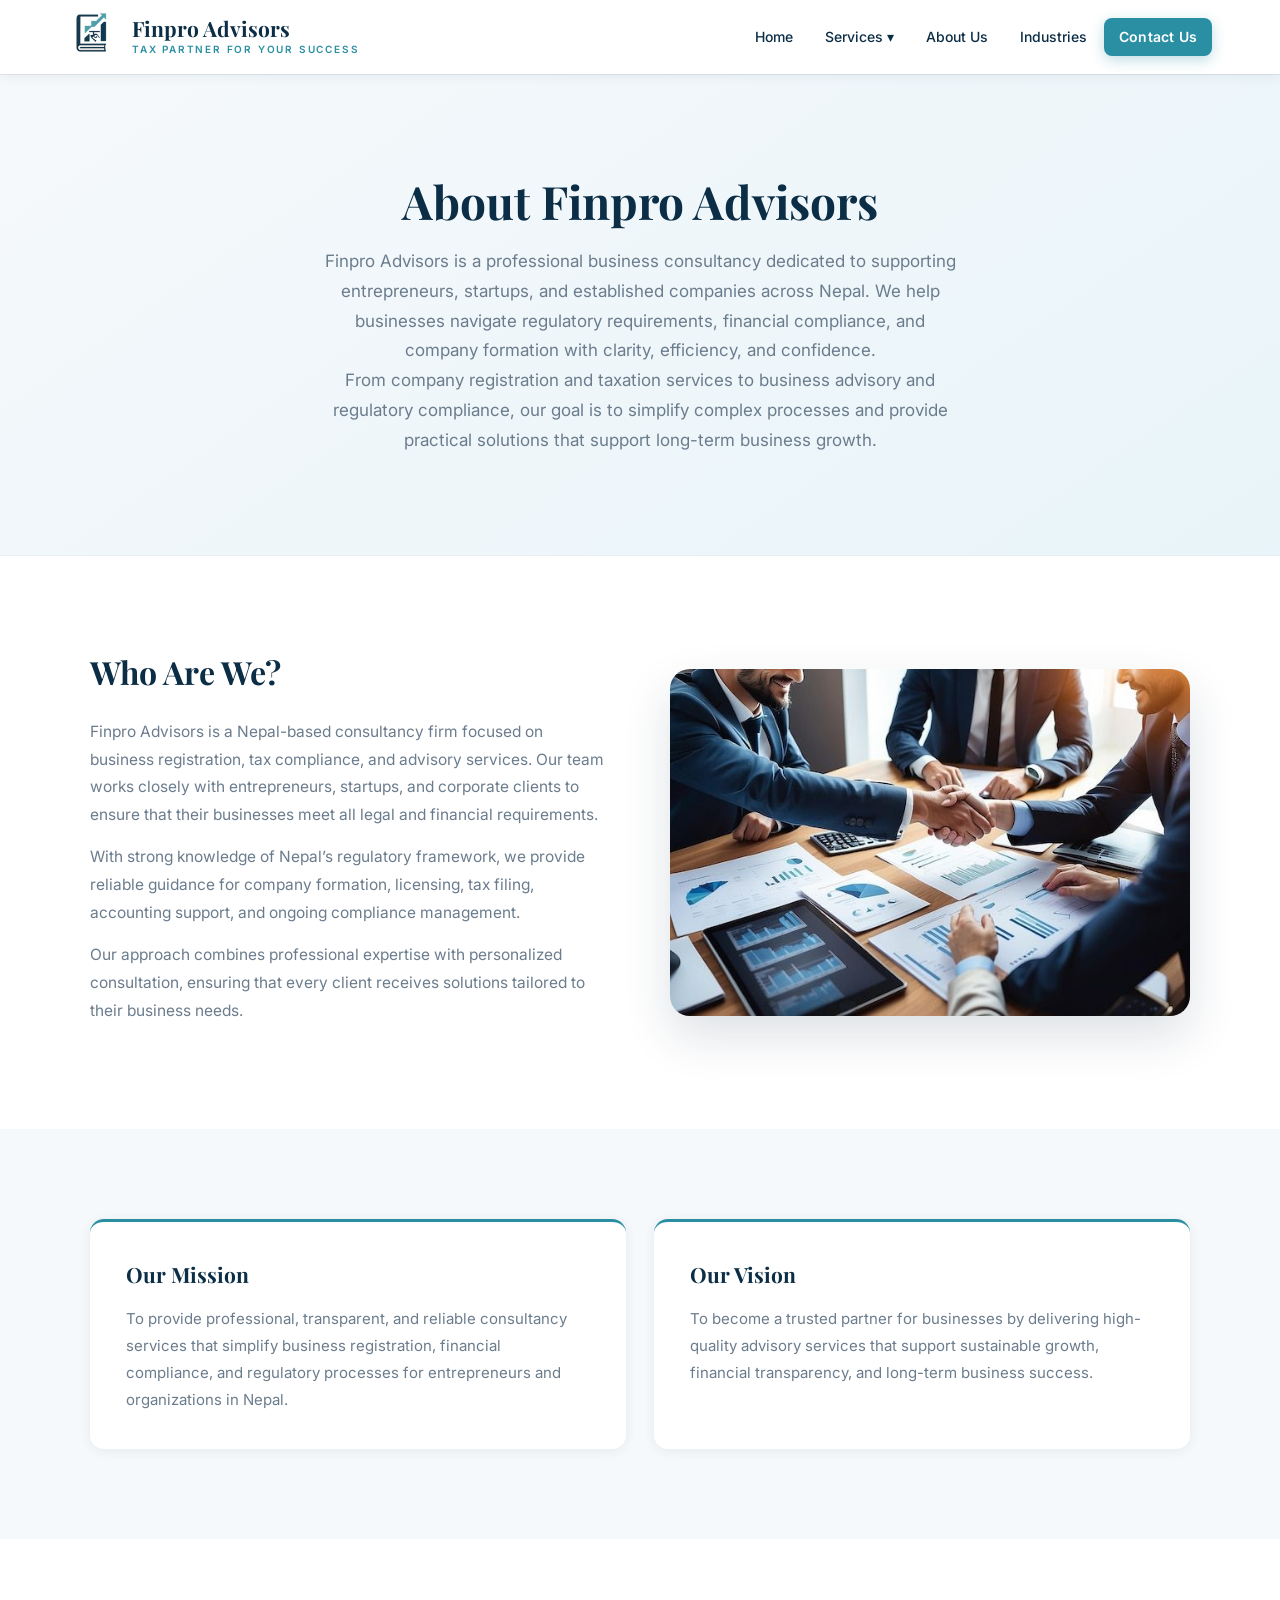
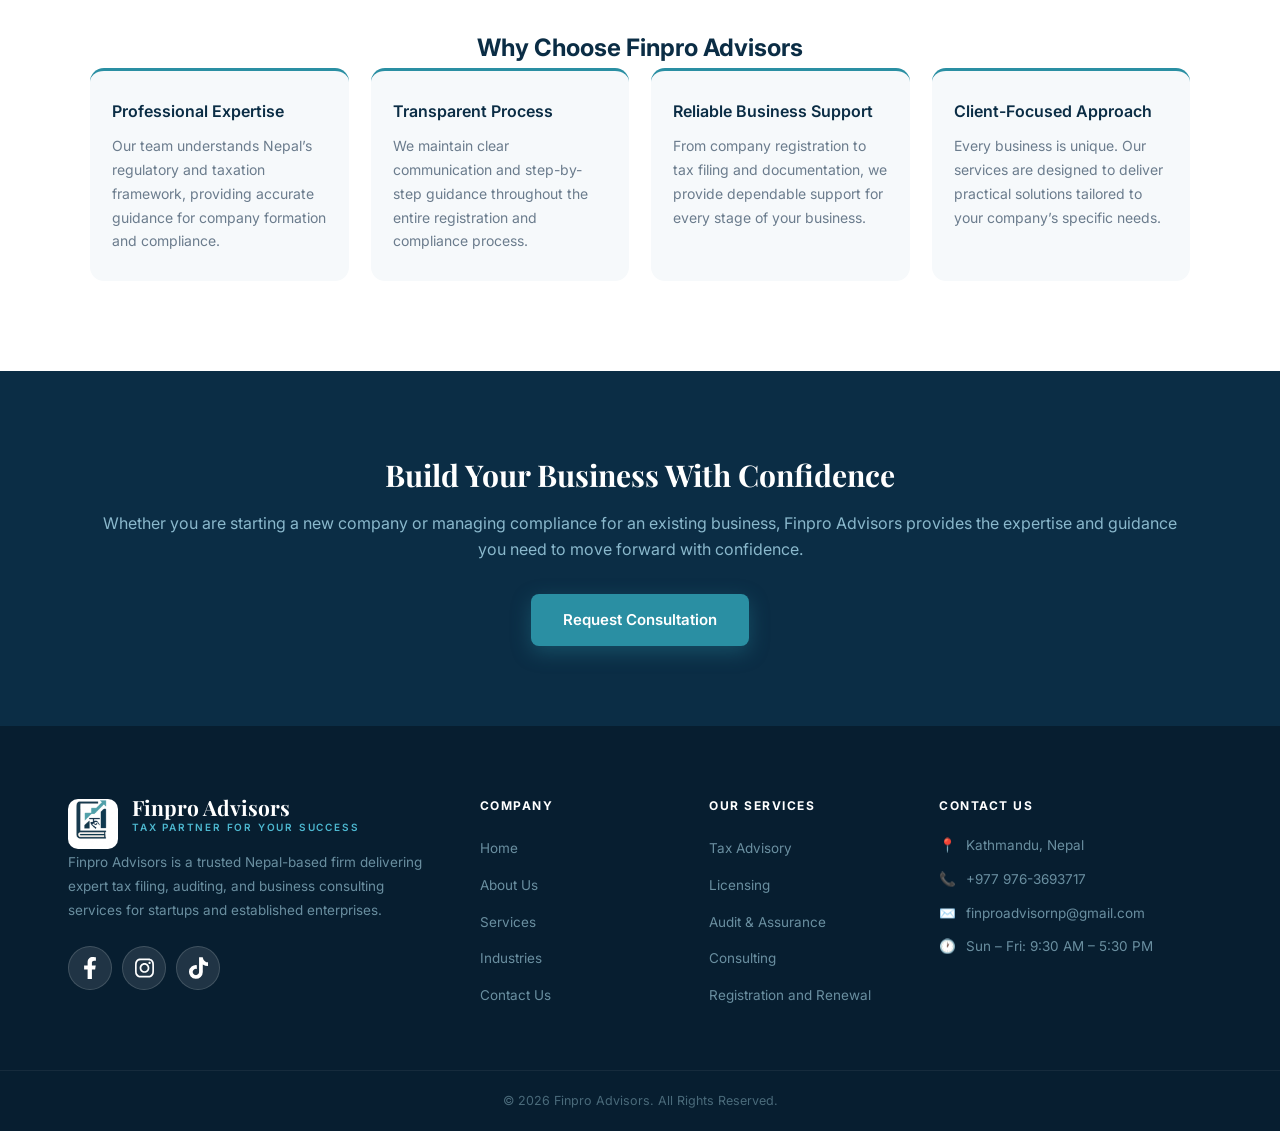
<file: Pages/about.html>
<!DOCTYPE html>
<html lang="en">

<head>

    <meta charset="UTF-8">
    <meta name="viewport" content="width=device-width, initial-scale=1.0">

    <title> About Finpro Advisors</title>

    <link rel="stylesheet" href="../css/style.css">
    <link rel="icon" type="image/x-icon" sizes="64*64" href="../assets/favicon 0.png">

</head>


<body>
    <!-- HEADER -->
    <div id="header"></div>


    <!-- ABOUT HERO -->

    <section class="about-hero">

        <div class="container fade-up">

            <h1>About Finpro Advisors</h1>

            <p>
                Finpro Advisors is a professional business consultancy dedicated to supporting
                entrepreneurs, startups, and established companies across Nepal.
                We help businesses navigate regulatory requirements, financial compliance,
                and company formation with clarity, efficiency, and confidence.
            </p>

            <p>
                From company registration and taxation services to business advisory and
                regulatory compliance, our goal is to simplify complex processes and
                provide practical solutions that support long-term business growth.
            </p>

        </div>

    </section>



    <!-- WHO WE ARE -->

    <section class="about-section">

        <div class="container">

            <div class="about-grid">

                <div class="about-text fade-left">

                    <h2>Who Are We?</h2>

                    <p>
                        Finpro Advisors is a Nepal-based consultancy firm focused on business
                        registration, tax compliance, and advisory services. Our team works
                        closely with entrepreneurs, startups, and corporate clients to ensure
                        that their businesses meet all legal and financial requirements.
                    </p>

                    <p>
                        With strong knowledge of Nepal’s regulatory framework, we provide
                        reliable guidance for company formation, licensing, tax filing,
                        accounting support, and ongoing compliance management.
                    </p>

                    <p>
                        Our approach combines professional expertise with personalized
                        consultation, ensuring that every client receives solutions
                        tailored to their business needs.
                    </p>

                </div>


                <div class="about-image fade-right stagger-1">

                    <img src="../assets/about.jpg" alt="Business advisory consultation">

                </div>

            </div>

        </div>

    </section>



    <!-- MISSION VISION -->

    <section class="mission-vision">

        <div class="container">

            <div class="mission-grid">

                <div class="mission-box fade-up stagger-1">

                    <h3>Our Mission</h3>

                    <p>
                        To provide professional, transparent, and reliable consultancy
                        services that simplify business registration, financial compliance,
                        and regulatory processes for entrepreneurs and organizations in Nepal.
                    </p>

                </div>



                <div class="mission-box fade-up stagger-2">

                    <h3>Our Vision</h3>

                    <p>
                        To become a trusted partner for businesses by delivering
                        high-quality advisory services that support sustainable growth,
                        financial transparency, and long-term business success.
                    </p>

                </div>

            </div>

        </div>

    </section>



    <!-- WHY CHOOSE US -->

    <section class="why-us">

        <div class="container">

            <h2 class="fade-up">Why Choose Finpro Advisors</h2>

            <div class="why-grid">

                <div class="why-card fade-up stagger-1">

                    <h4>Professional Expertise</h4>

                    <p>
                        Our team understands Nepal’s regulatory and taxation framework,
                        providing accurate guidance for company formation and compliance.
                    </p>

                </div>



                <div class="why-card fade-up stagger-2">

                    <h4>Transparent Process</h4>

                    <p>
                        We maintain clear communication and step-by-step guidance
                        throughout the entire registration and compliance process.
                    </p>

                </div>



                <div class="why-card fade-up stagger-3">

                    <h4>Reliable Business Support</h4>

                    <p>
                        From company registration to tax filing and documentation,
                        we provide dependable support for every stage of your business.
                    </p>

                </div>



                <div class="why-card fade-up stagger-4">

                    <h4>Client-Focused Approach</h4>

                    <p>
                        Every business is unique. Our services are designed to deliver
                        practical solutions tailored to your company’s specific needs.
                    </p>

                </div>

            </div>

        </div>

    </section>



    <!-- CALL TO ACTION -->

    <section class="about-cta">

        <div class="container">

            <h2>Build Your Business With Confidence</h2>

            <p>
                Whether you are starting a new company or managing compliance for an
                existing business, Finpro Advisors provides the expertise and
                guidance you need to move forward with confidence.
            </p>

            <a href="../Pages/index.html#contact" class="cta-button">
                Request Consultation
            </a>

        </div>

    </section>

    <!-- FOOTER -->
    <div id="footer"></div>



    <!-- LOAD HEADER & FOOTER -->




    <script src="../js/script.js"></script>


</body>

</html>
</file>
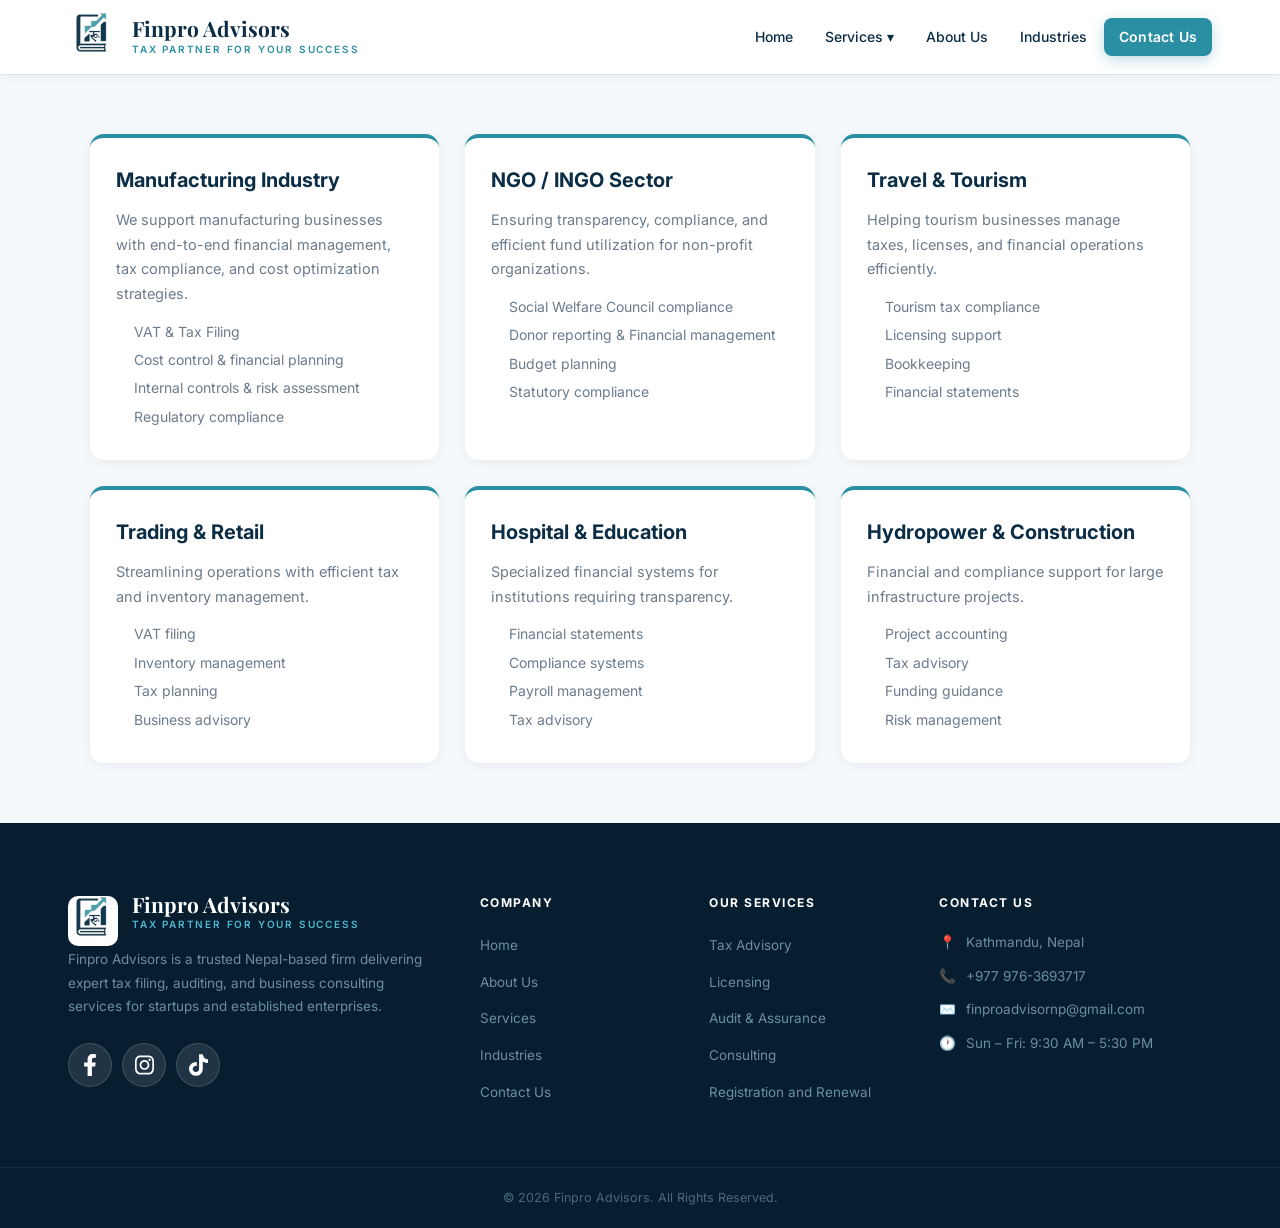
<file: Pages/industries.html>
<!DOCTYPE html>
<html lang="en">

<head>
  <meta charset="UTF-8">
  <meta name="viewport" content="width=device-width, initial-scale=1.0">
  <title>Industries | Finpro Advisors</title>

  <!-- Main CSS -->
  <link rel="stylesheet" href="../css/style.css">
  <link rel="icon" type="image/x-icon" sizes="64*64" href="../assets/favicon 0.png">
</head>

<body>

  <!-- HEADER -->
  <div id="header"></div>



  <!-- ================= HERO ================= -->
  <!-- INDUSTRIES SECTION -->
  <section class="service-page">
    <div class="section-inner">

      <div class="industries-grid">

        <!-- Manufacturing -->
        <div class="industry-card fade-up stagger-1">
          <h2>Manufacturing Industry</h2>
          <p>
            We support manufacturing businesses with end-to-end financial management,
            tax compliance, and cost optimization strategies.
          </p>
          <ul>
            <li>VAT &amp; Tax Filing</li>
            <li>Cost control &amp; financial planning</li>
            <li>Internal controls &amp; risk assessment</li>
            <li>Regulatory compliance</li>
          </ul>
        </div>

        <!-- NGO/INGO -->
        <div class="industry-card fade-up stagger-2">
          <h2>NGO / INGO Sector</h2>
          <p>
            Ensuring transparency, compliance, and efficient fund utilization
            for non-profit organizations.
          </p>
          <ul>
            <li>Social Welfare Council compliance</li>
            <li>Donor reporting &amp; Financial management</li>
            <li>Budget planning</li>
            <li>Statutory compliance</li>
          </ul>
        </div>

        <!-- Travel -->
        <div class="industry-card fade-up stagger-3">
          <h2>Travel &amp; Tourism</h2>
          <p>
            Helping tourism businesses manage taxes, licenses,
            and financial operations efficiently.
          </p>
          <ul>
            <li>Tourism tax compliance</li>
            <li>Licensing support</li>
            <li>Bookkeeping</li>
            <li>Financial statements</li>
          </ul>
        </div>

        <!-- Trading -->
        <div class="industry-card fade-up stagger-1">
          <h2>Trading &amp; Retail</h2>
          <p>
            Streamlining operations with efficient tax and inventory management.
          </p>
          <ul>
            <li>VAT filing</li>
            <li>Inventory management</li>
            <li>Tax planning</li>
            <li>Business advisory</li>
          </ul>
        </div>

        <!-- Hospital -->
        <div class="industry-card fade-up stagger-2">
          <h2>Hospital &amp; Education</h2>
          <p>
            Specialized financial systems for institutions requiring transparency.
          </p>
          <ul>
            <li>Financial statements</li>
            <li>Compliance systems</li>
            <li>Payroll management</li>
            <li>Tax advisory</li>
          </ul>
        </div>

        <!-- Hydropower -->
        <div class="industry-card fade-up stagger-3">
          <h2>Hydropower &amp; Construction</h2>
          <p>
            Financial and compliance support for large infrastructure projects.
          </p>
          <ul>
            <li>Project accounting</li>
            <li>Tax advisory</li>
            <li>Funding guidance</li>
            <li>Risk management</li>
          </ul>
        </div>

      </div>

    </div>
  </section>

  <!-- FOOTER -->
  <div id="footer"></div>

  <script src="../js/script.js"></script>



</body>

</html>
</file>
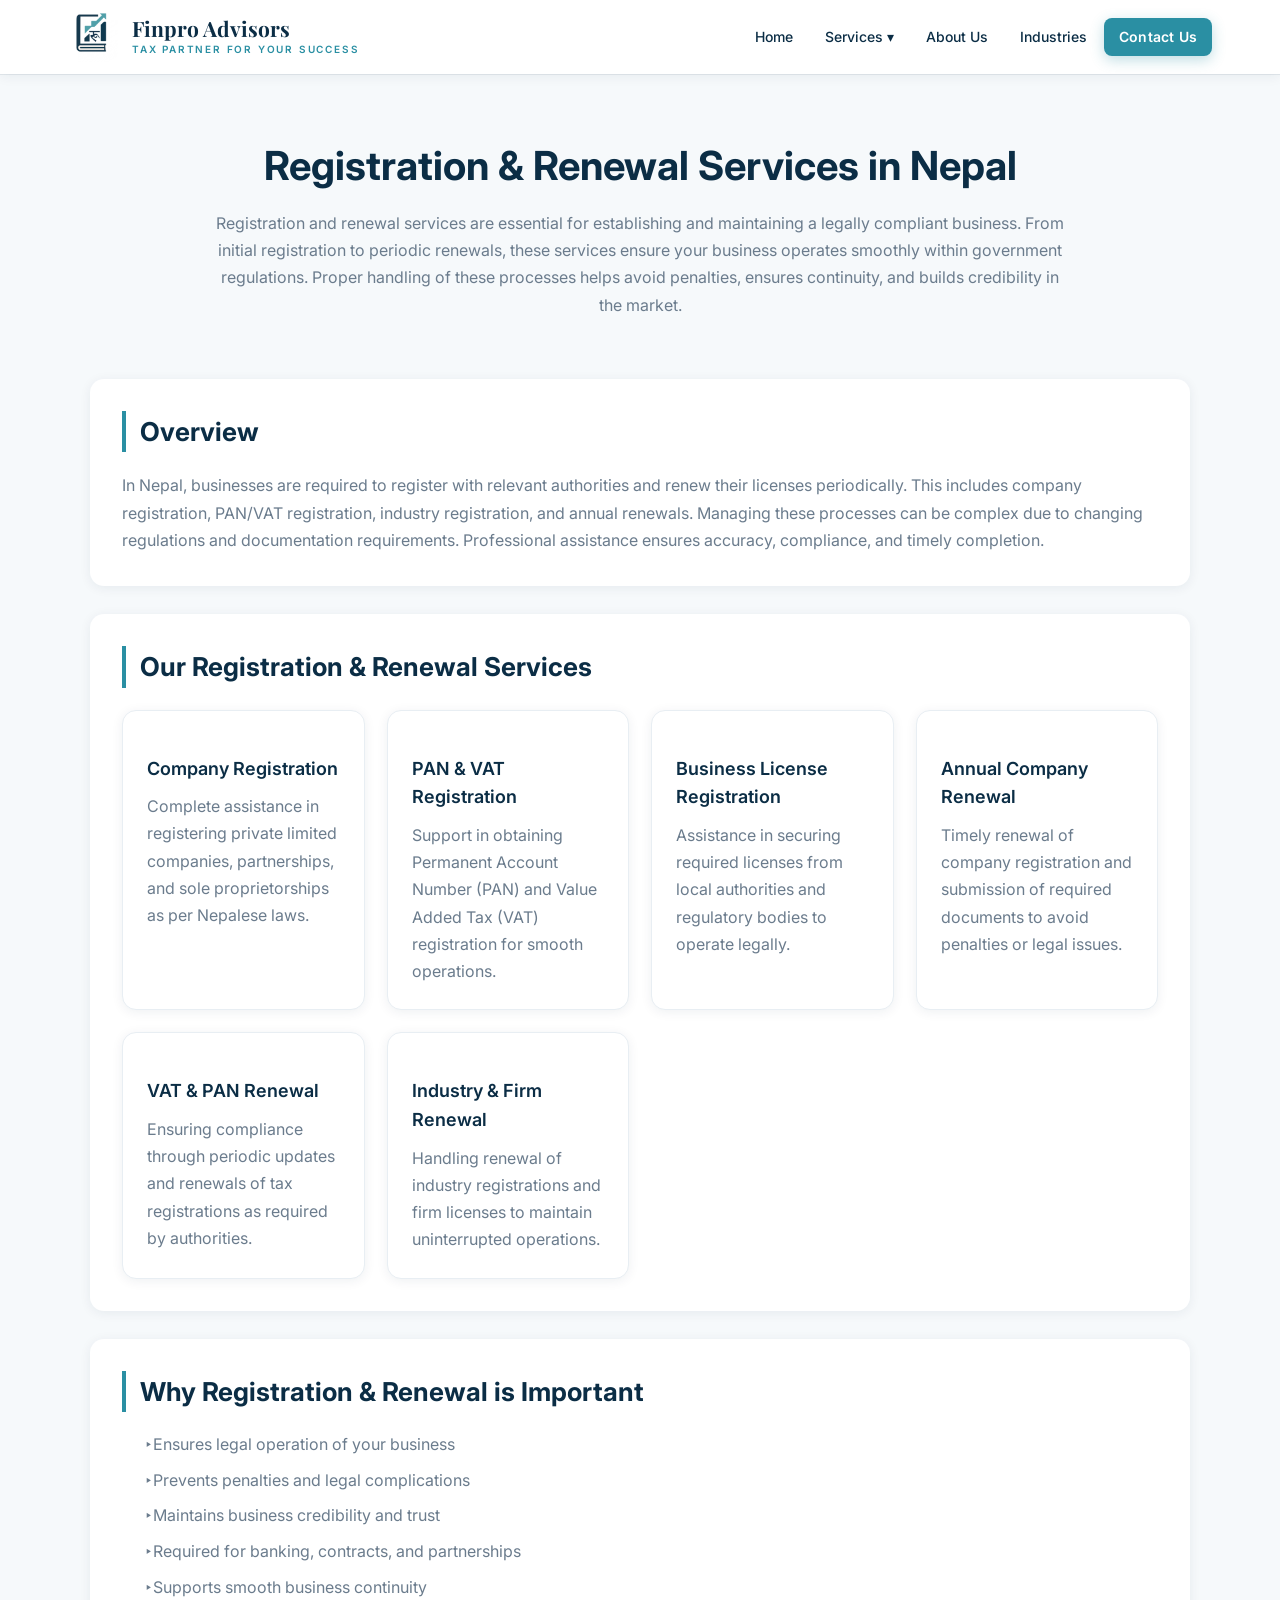
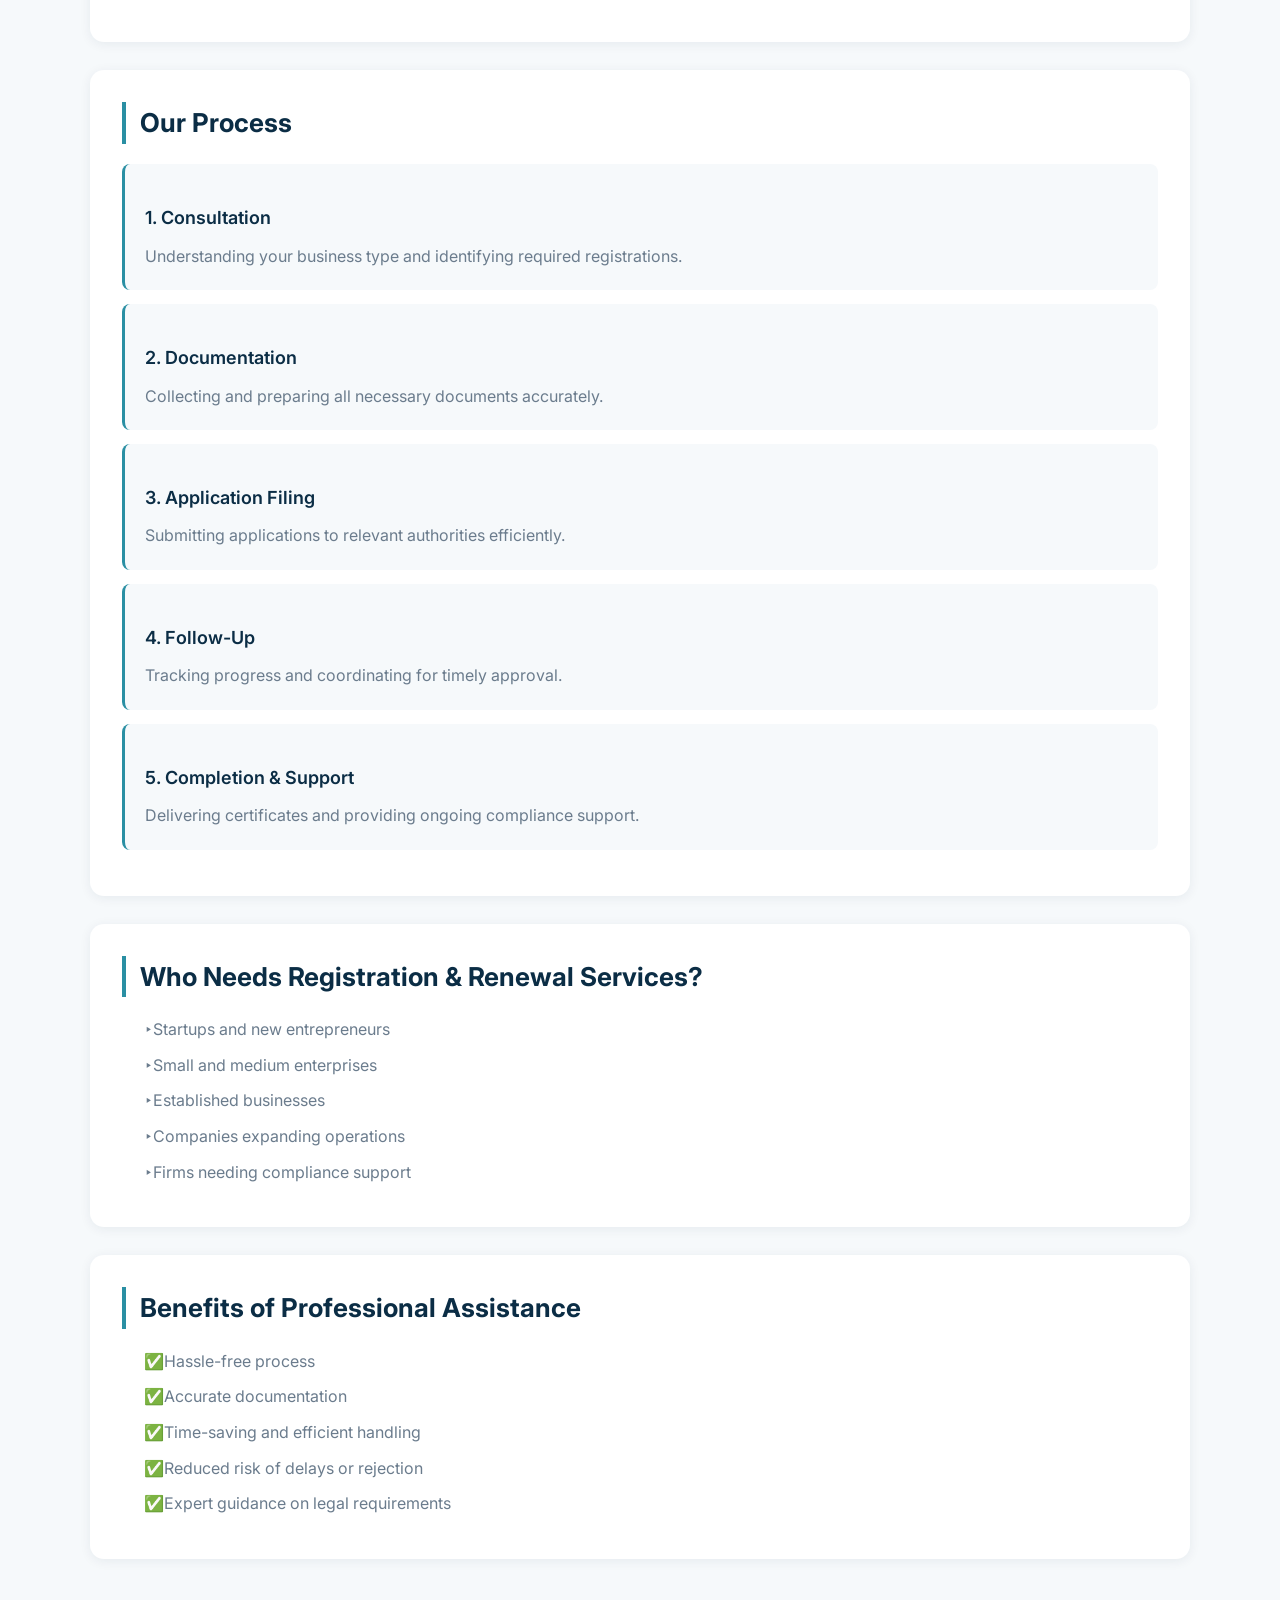
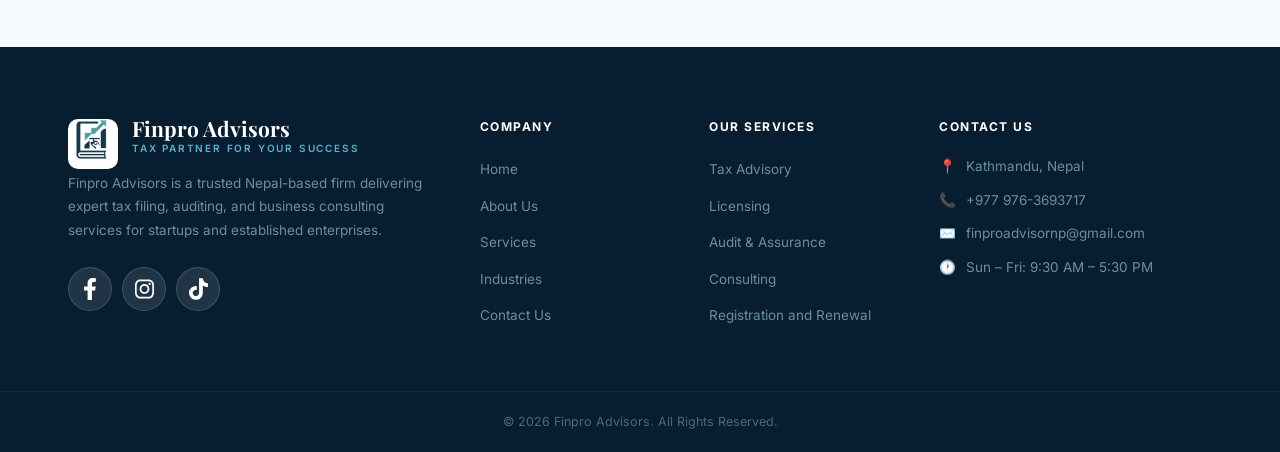
<file: services/compy-regis.html>
<!DOCTYPE html>
<html lang="en">
<head>
    <meta charset="UTF-8">
    <meta name="viewport" content="width=device-width, initial-scale=1.0">
    <title>Registration-Renewal</title>

     <link rel="stylesheet" href="../css/style.css">
      <link rel="icon" type="image/x-icon" sizes="64*64" href="../assets/favicon 0.png">
</head>
<body>

    <!-- HEADER -->
     <div id="header"></div>

      <!-- MAIN PAGE -->
    <section class="service-page">
        <div class="container">

            <!-- HEADER SECTION -->
            <div class="service-header">
                <h1>Registration & Renewal Services in Nepal</h1>
                <p>
                    Registration and renewal services are essential for establishing and maintaining
                    a legally compliant business. From initial registration to periodic renewals,
                    these services ensure your business operates smoothly within government regulations.
                    Proper handling of these processes helps avoid penalties, ensures continuity,
                    and builds credibility in the market.
                </p>
            </div>

            <!-- OVERVIEW -->
            <div class="service-block">
                <h2>Overview</h2>
                <p>
                    In Nepal, businesses are required to register with relevant authorities and
                    renew their licenses periodically. This includes company registration,
                    PAN/VAT registration, industry registration, and annual renewals.
                    Managing these processes can be complex due to changing regulations and
                    documentation requirements. Professional assistance ensures accuracy,
                    compliance, and timely completion.
                </p>
            </div>

            <!-- SERVICES -->
            <div class="service-block">
                <h2>Our Registration & Renewal Services</h2>

                <div class="service-types">

                    <div class="type-card">
                        <h3>Company Registration</h3>
                        <p>
                            Complete assistance in registering private limited companies,
                            partnerships, and sole proprietorships as per Nepalese laws.
                        </p>
                    </div>

                    <div class="type-card">
                        <h3>PAN & VAT Registration</h3>
                        <p>
                            Support in obtaining Permanent Account Number (PAN) and
                            Value Added Tax (VAT) registration for smooth operations.
                        </p>
                    </div>

                    <div class="type-card">
                        <h3>Business License Registration</h3>
                        <p>
                            Assistance in securing required licenses from local authorities
                            and regulatory bodies to operate legally.
                        </p>
                    </div>

                    <div class="type-card">
                        <h3>Annual Company Renewal</h3>
                        <p>
                            Timely renewal of company registration and submission of required
                            documents to avoid penalties or legal issues.
                        </p>
                    </div>

                    <div class="type-card">
                        <h3>VAT & PAN Renewal</h3>
                        <p>
                            Ensuring compliance through periodic updates and renewals
                            of tax registrations as required by authorities.
                        </p>
                    </div>

                    <div class="type-card">
                        <h3>Industry & Firm Renewal</h3>
                        <p>
                            Handling renewal of industry registrations and firm licenses
                            to maintain uninterrupted operations.
                        </p>
                    </div>

                </div>
            </div>

            <!-- IMPORTANCE -->
            <div class="service-block">
                <h2>Why Registration & Renewal is Important</h2>
                <ul>
                    <li>‣Ensures legal operation of your business</li>
                    <li>‣Prevents penalties and legal complications</li>
                    <li>‣Maintains business credibility and trust</li>
                    <li>‣Required for banking, contracts, and partnerships</li>
                    <li>‣Supports smooth business continuity</li>
                </ul>
            </div>

            <!-- PROCESS -->
            <div class="service-block">
                <h2>Our Process</h2>

                <div class="process-step">
                    <h3>1. Consultation</h3>
                    <p>
                        Understanding your business type and identifying required registrations.
                    </p>
                </div>

                <div class="process-step">
                    <h3>2. Documentation</h3>
                    <p>
                        Collecting and preparing all necessary documents accurately.
                    </p>
                </div>

                <div class="process-step">
                    <h3>3. Application Filing</h3>
                    <p>
                        Submitting applications to relevant authorities efficiently.
                    </p>
                </div>

                <div class="process-step">
                    <h3>4. Follow-Up</h3>
                    <p>
                        Tracking progress and coordinating for timely approval.
                    </p>
                </div>

                <div class="process-step">
                    <h3>5. Completion & Support</h3>
                    <p>
                        Delivering certificates and providing ongoing compliance support.
                    </p>
                </div>
            </div>

            <!-- TARGET AUDIENCE -->
            <div class="service-block">
                <h2>Who Needs Registration & Renewal Services?</h2>
                <ul>
                    <li>‣Startups and new entrepreneurs</li>
                    <li>‣Small and medium enterprises</li>
                    <li>‣Established businesses</li>
                    <li>‣Companies expanding operations</li>
                    <li>‣Firms needing compliance support</li>
                </ul>
            </div>

            <!-- BENEFITS -->
            <div class="service-block">
                <h2>Benefits of Professional Assistance</h2>
                <ul>
                    <li>✅Hassle-free process</li>
                    <li>✅Accurate documentation</li>
                    <li>✅Time-saving and efficient handling</li>
                    <li>✅Reduced risk of delays or rejection</li>
                    <li>✅Expert guidance on legal requirements</li>
                </ul>
            </div>

        </div>
    </section>
    

<!-- FOOTER -->
<div id="footer"></div>

<script src="../js/script.js"></script>

    
</body>
</html>
</file>
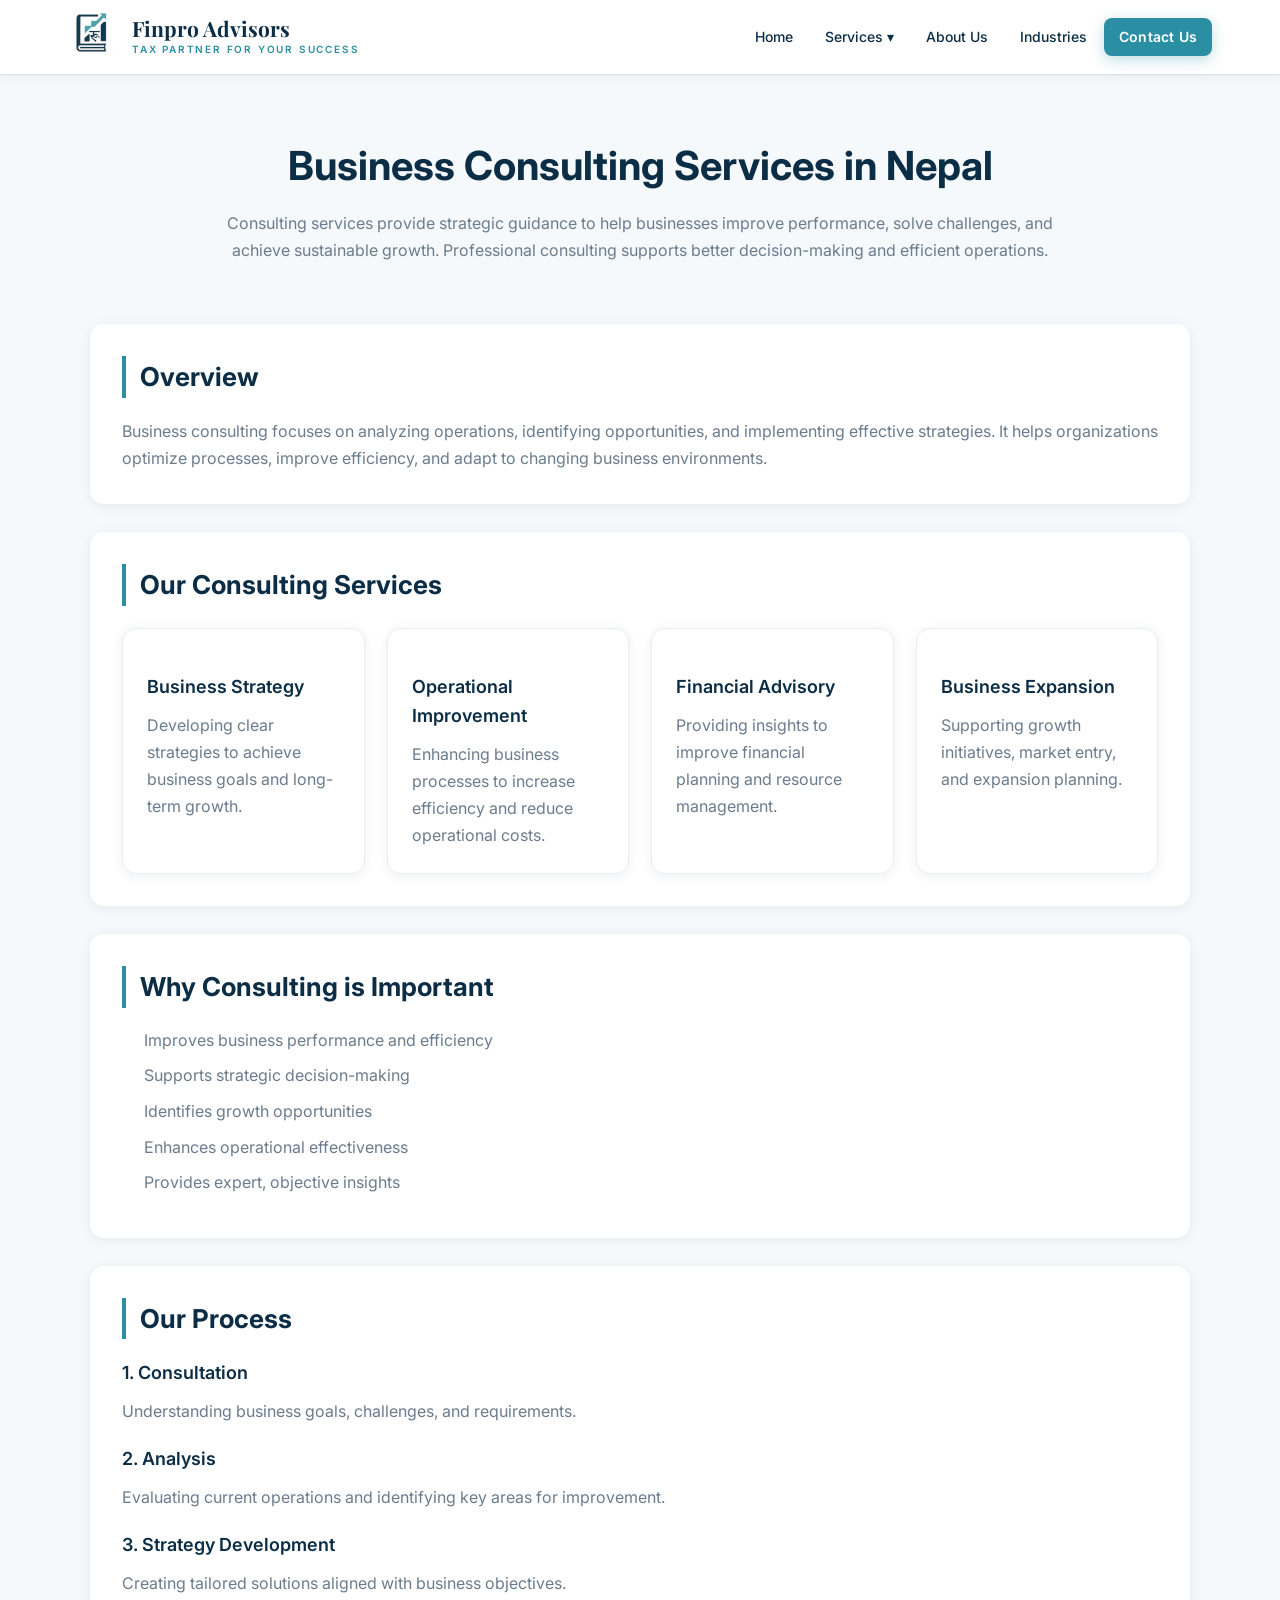
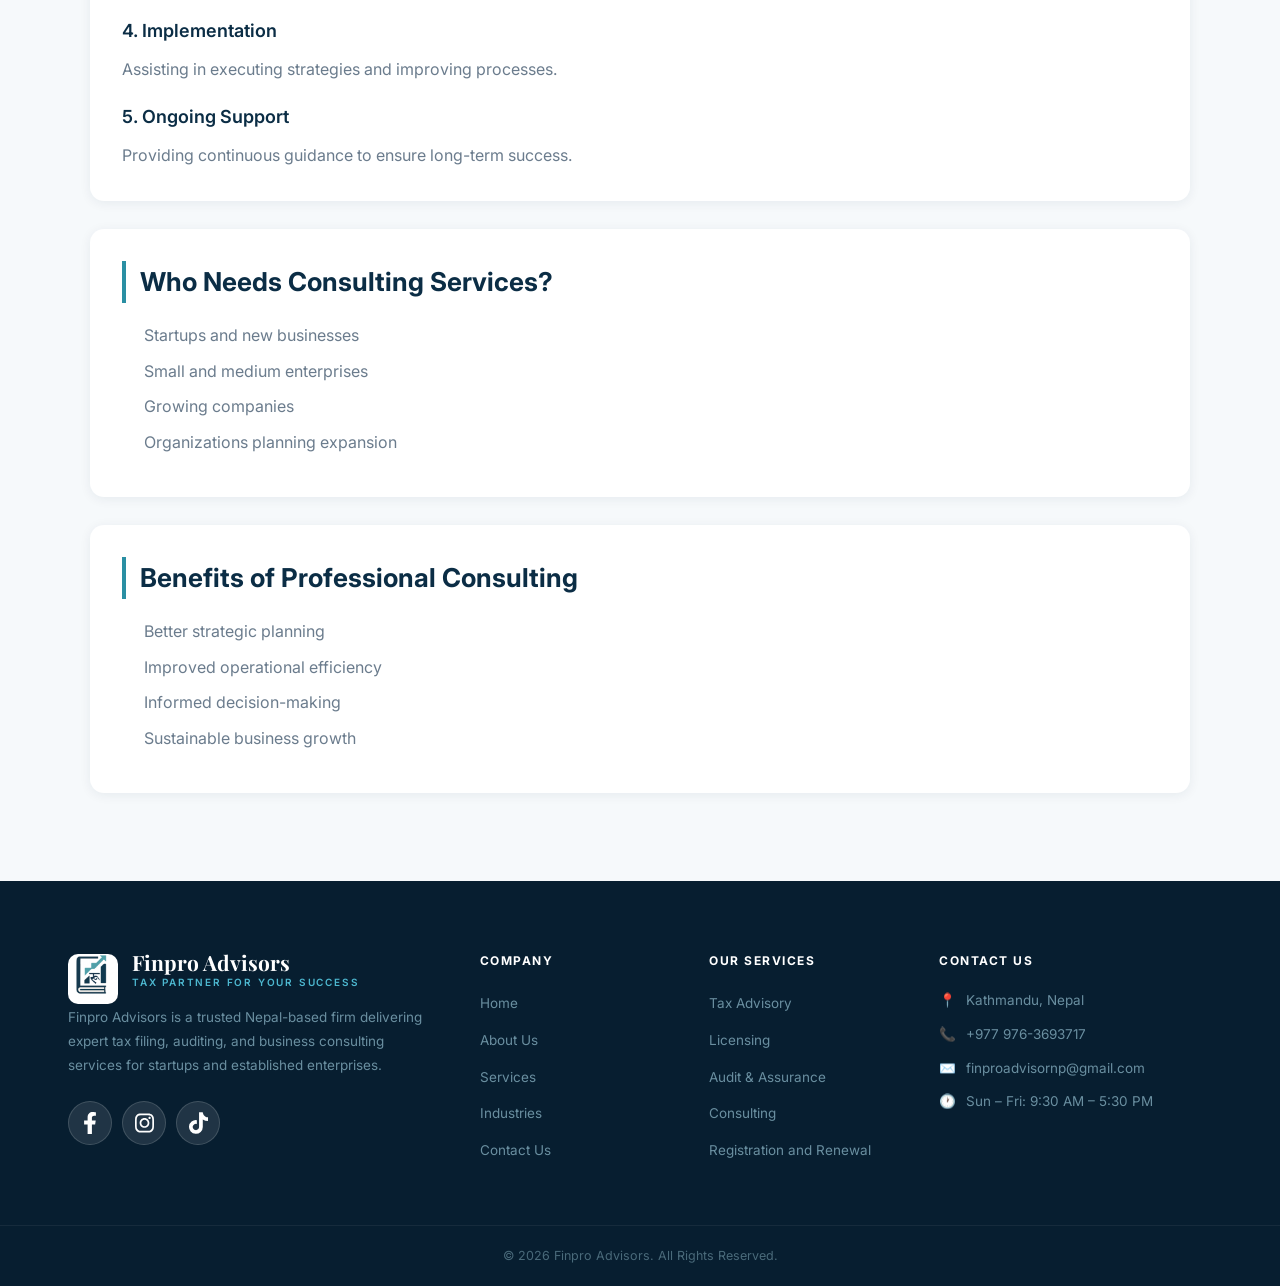
<file: services/consulting.html>
<!DOCTYPE html>
<html lang="en">
<head>
    <meta charset="UTF-8">
    <meta name="viewport" content="width=device-width, initial-scale=1.0">
    <title>Consulting Services</title>

     <link rel="stylesheet" href="../css/style.css">
      <link rel="icon" type="image/x-icon" sizes="64*64" href="../assets/favicon 0.png">
</head>
<body>

    <!-- HEADER -->
     <div id="header"></div>
    
 <!-- main-page -->
   <section class="service-page">
     <div class="container">
        <div class="service-header">
            <h1>Business Consulting Services in Nepal</h1>
             <p>
                Consulting services provide strategic guidance to help businesses
                improve performance, solve challenges, and achieve sustainable growth.
                Professional consulting supports better decision-making and efficient operations.
            </p>
         </div>

    <div class="service-block">
      <h2>Overview</h2>
      <p>
        Business consulting focuses on analyzing operations, identifying
        opportunities, and implementing effective strategies. It helps
        organizations optimize processes, improve efficiency, and adapt
        to changing business environments.
      </p>
    </div>


    <div class="service-block">
      <h2>Our Consulting Services</h2>

      <div class="service-types">

        <div class="type-card">
          <h3>Business Strategy</h3>
          <p>
            Developing clear strategies to achieve business goals and
            long-term growth.
          </p>
        </div>

        <div class="type-card">
          <h3>Operational Improvement</h3>
          <p>
            Enhancing business processes to increase efficiency and
            reduce operational costs.
          </p>
        </div>

        <div class="type-card">
          <h3>Financial Advisory</h3>
          <p>
            Providing insights to improve financial planning and
            resource management.
          </p>
        </div>

        <div class="type-card">
          <h3>Business Expansion</h3>
          <p>
            Supporting growth initiatives, market entry, and
            expansion planning.
          </p>
        </div>

      </div>
    </div>


    <div class="service-block">
      <h2>Why Consulting is Important</h2>

      <ul>
        <li>Improves business performance and efficiency</li>
        <li>Supports strategic decision-making</li>
        <li>Identifies growth opportunities</li>
        <li>Enhances operational effectiveness</li>
        <li>Provides expert, objective insights</li>
      </ul>

    </div>


    <div class="service-block">
      <h2>Our Process</h2>

      <h3>1. Consultation</h3>
      <p>
        Understanding business goals, challenges, and requirements.
      </p>

      <h3>2. Analysis</h3>
      <p>
        Evaluating current operations and identifying key areas
        for improvement.
      </p>

      <h3>3. Strategy Development</h3>
      <p>
        Creating tailored solutions aligned with business objectives.
      </p>

      <h3>4. Implementation</h3>
      <p>
        Assisting in executing strategies and improving processes.
      </p>

      <h3>5. Ongoing Support</h3>
      <p>
        Providing continuous guidance to ensure long-term success.
      </p>

    </div>


    <div class="service-block">

      <h2>Who Needs Consulting Services?</h2>

      <ul>
        <li>Startups and new businesses</li>
        <li>Small and medium enterprises</li>
        <li>Growing companies</li>
        <li>Organizations planning expansion</li>
      </ul>

    </div>


    <div class="service-block">

      <h2>Benefits of Professional Consulting</h2>

      <ul>
        <li>Better strategic planning</li>
        <li>Improved operational efficiency</li>
        <li>Informed decision-making</li>
        <li>Sustainable business growth</li>
      </ul>

    </div>

  </div>

</section>

<!-- FOOTER -->
<div id="footer"></div>

<script src="../js/script.js"></script>

</body>
</html>
</file>
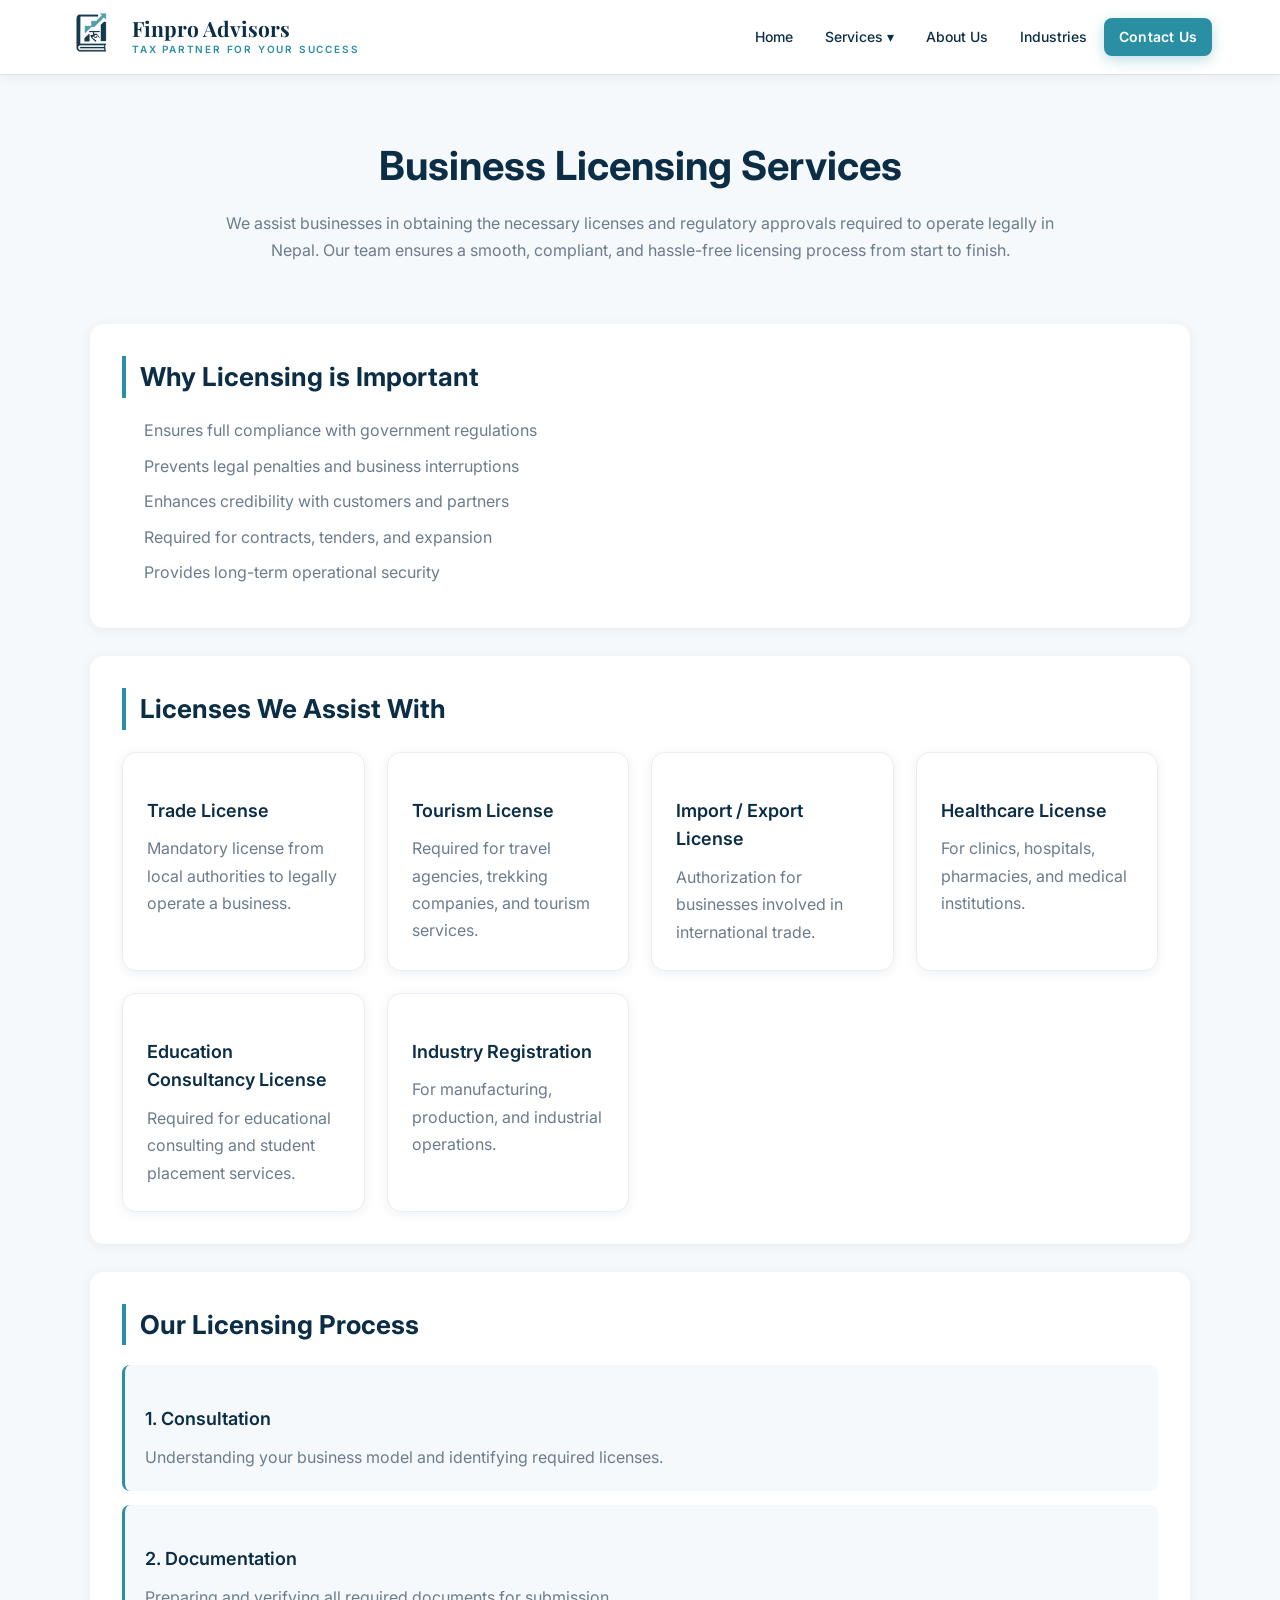
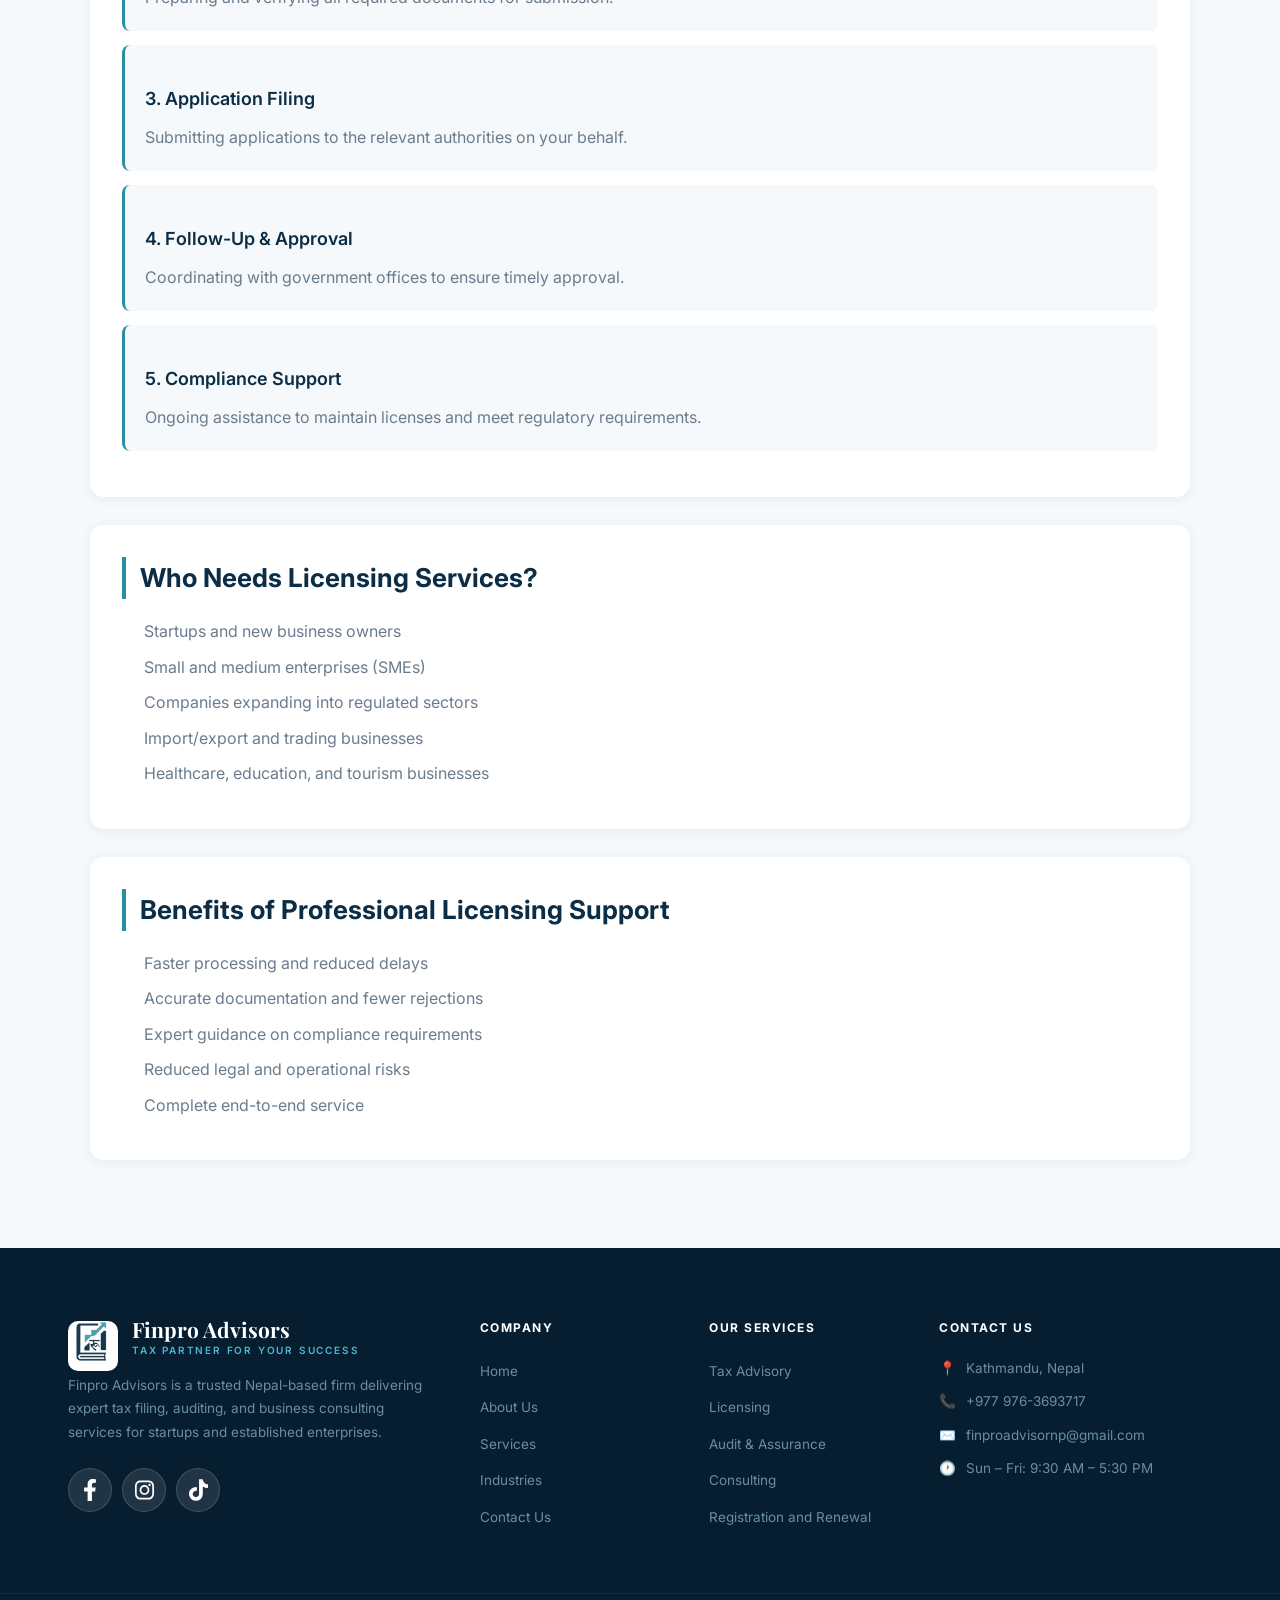
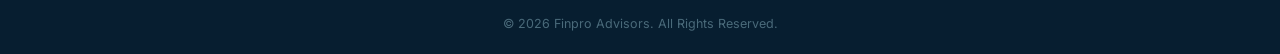
<file: services/licensing.html>
<!DOCTYPE html>
<html lang="en">
<head>
    <meta charset="UTF-8">
    <meta name="viewport" content="width=device-width, initial-scale=1.0">
    <title>Licensing</title>

     <link rel="stylesheet" href="../css/style.css">
      <link rel="icon" type="image/x-icon" sizes="64*64" href="../assets/favicon 0.png">
</head>
<body>


    <!-- HEADER -->
     <div id="header"></div>

    <!-- main-page -->
     <section class="service-page">
      <div class="section-inner">

    <!-- HEADER -->
    <div class="service-header">
      <h1>Business Licensing Services</h1>
      <p>
        We assist businesses in obtaining the necessary licenses and regulatory approvals 
        required to operate legally in Nepal. Our team ensures a smooth, compliant, and 
        hassle-free licensing process from start to finish.
      </p>
    </div>

    <!-- WHY LICENSING -->
    <div class="service-block">
      <h2>Why Licensing is Important</h2>
      <ul>
        <li>Ensures full compliance with government regulations</li>
        <li>Prevents legal penalties and business interruptions</li>
        <li>Enhances credibility with customers and partners</li>
        <li>Required for contracts, tenders, and expansion</li>
        <li>Provides long-term operational security</li>
      </ul>
    </div>

    <!-- LICENSE TYPES -->
    <div class="service-block">
      <h2>Licenses We Assist With</h2>

      <div class="service-types">

        <div class="type-card">
          <h3>Trade License</h3>
          <p>Mandatory license from local authorities to legally operate a business.</p>
        </div>

        <div class="type-card">
          <h3>Tourism License</h3>
          <p>Required for travel agencies, trekking companies, and tourism services.</p>
        </div>

        <div class="type-card">
          <h3>Import / Export License</h3>
          <p>Authorization for businesses involved in international trade.</p>
        </div>

        <div class="type-card">
          <h3>Healthcare License</h3>
          <p>For clinics, hospitals, pharmacies, and medical institutions.</p>
        </div>

        <div class="type-card">
          <h3>Education Consultancy License</h3>
          <p>Required for educational consulting and student placement services.</p>
        </div>

        <div class="type-card">
          <h3>Industry Registration</h3>
          <p>For manufacturing, production, and industrial operations.</p>
        </div>

      </div>
    </div>

    <!-- PROCESS (YOUR STYLE) -->
    <div class="service-block">
      <h2>Our Licensing Process</h2>

      <div class="process-step">
        <h3>1. Consultation</h3>
        <p>Understanding your business model and identifying required licenses.</p>
      </div>

      <div class="process-step">
        <h3>2. Documentation</h3>
        <p>Preparing and verifying all required documents for submission.</p>
      </div>

      <div class="process-step">
        <h3>3. Application Filing</h3>
        <p>Submitting applications to the relevant authorities on your behalf.</p>
      </div>

      <div class="process-step">
        <h3>4. Follow-Up & Approval</h3>
        <p>Coordinating with government offices to ensure timely approval.</p>
      </div>

      <div class="process-step">
        <h3>5. Compliance Support</h3>
        <p>Ongoing assistance to maintain licenses and meet regulatory requirements.</p>
      </div>
    </div>

    <!-- WHO NEEDS -->
    <div class="service-block">
      <h2>Who Needs Licensing Services?</h2>
      <ul>
        <li>Startups and new business owners</li>
        <li>Small and medium enterprises (SMEs)</li>
        <li>Companies expanding into regulated sectors</li>
        <li>Import/export and trading businesses</li>
        <li>Healthcare, education, and tourism businesses</li>
      </ul>
    </div>

    <!-- BENEFITS -->
    <div class="service-block">
      <h2>Benefits of Professional Licensing Support</h2>
      <ul>
        <li>Faster processing and reduced delays</li>
        <li>Accurate documentation and fewer rejections</li>
        <li>Expert guidance on compliance requirements</li>
        <li>Reduced legal and operational risks</li>
        <li>Complete end-to-end service</li>
      </ul>
    </div>

  </div>
</section>
    

                <!-- FOOTER -->
                 
                <div id="footer"></div>
                
                <script src="../js/script.js"></script>



            </body>
            </html>
</file>
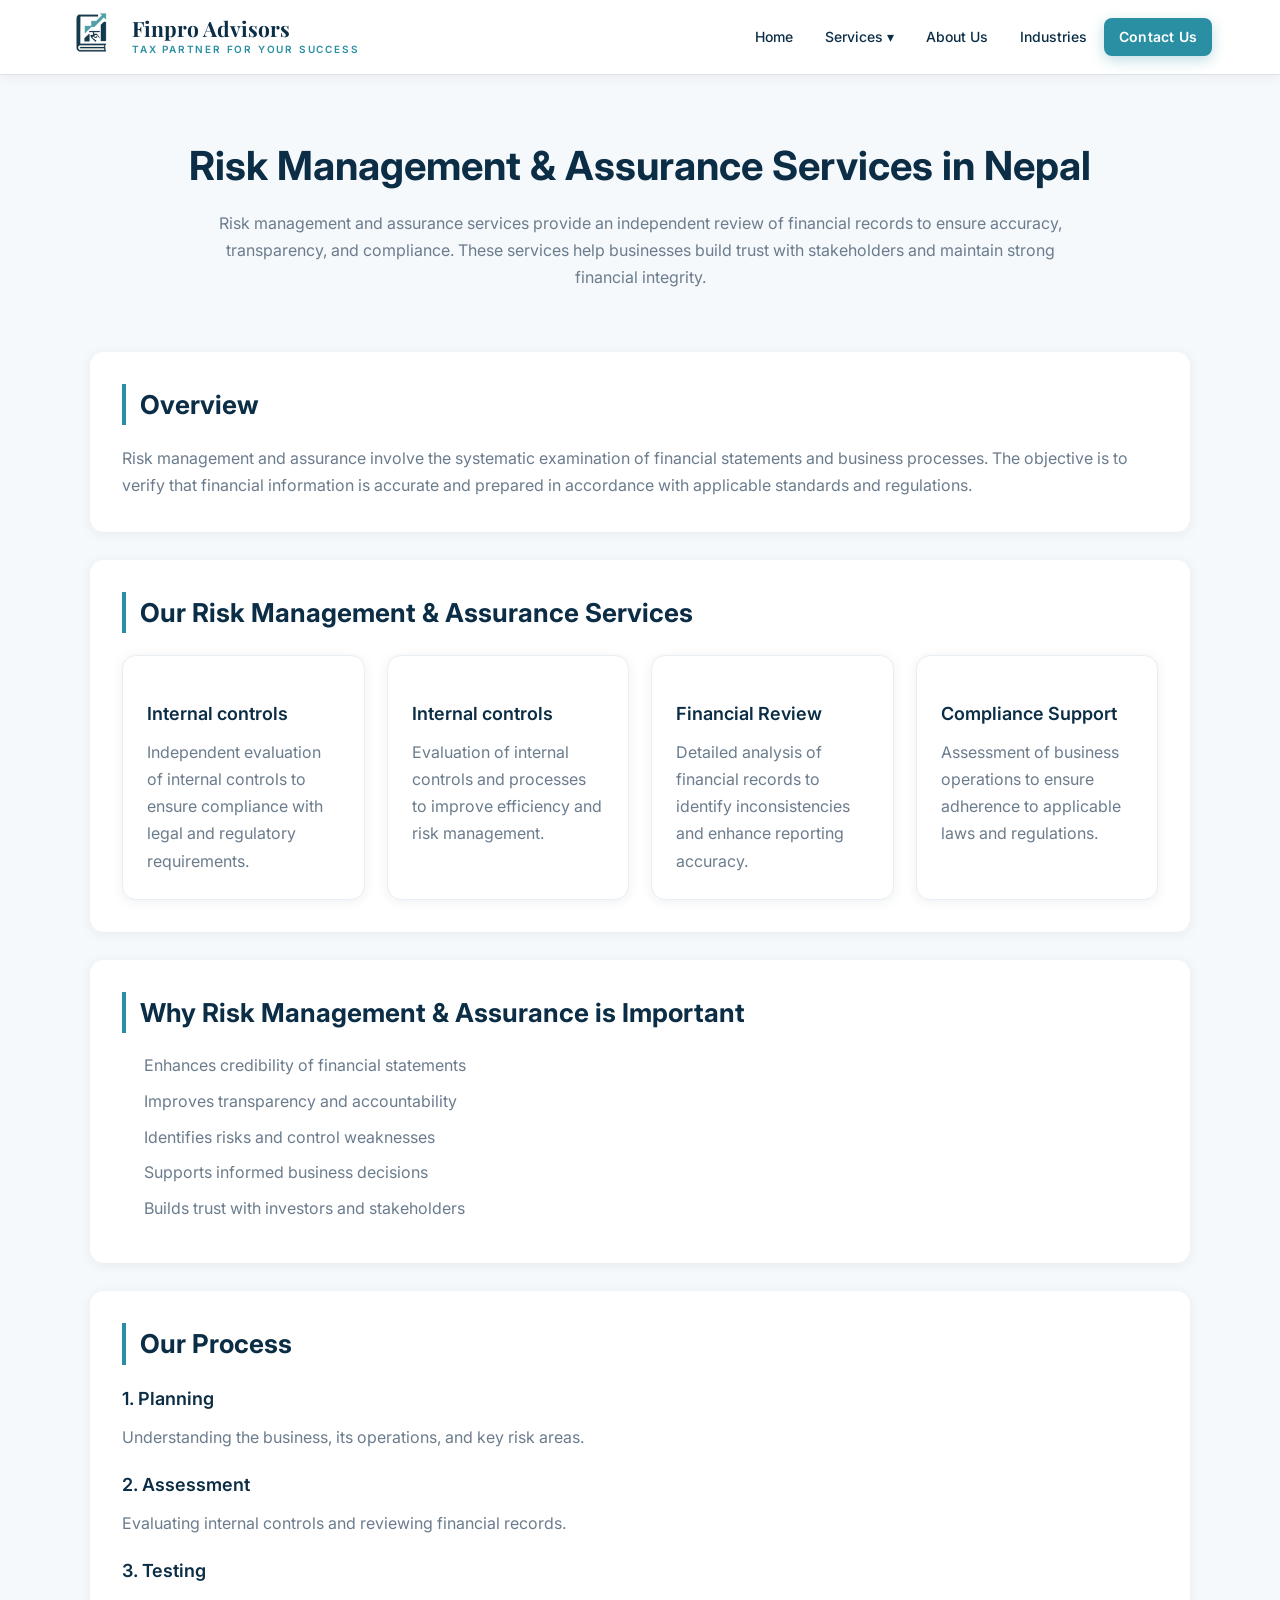
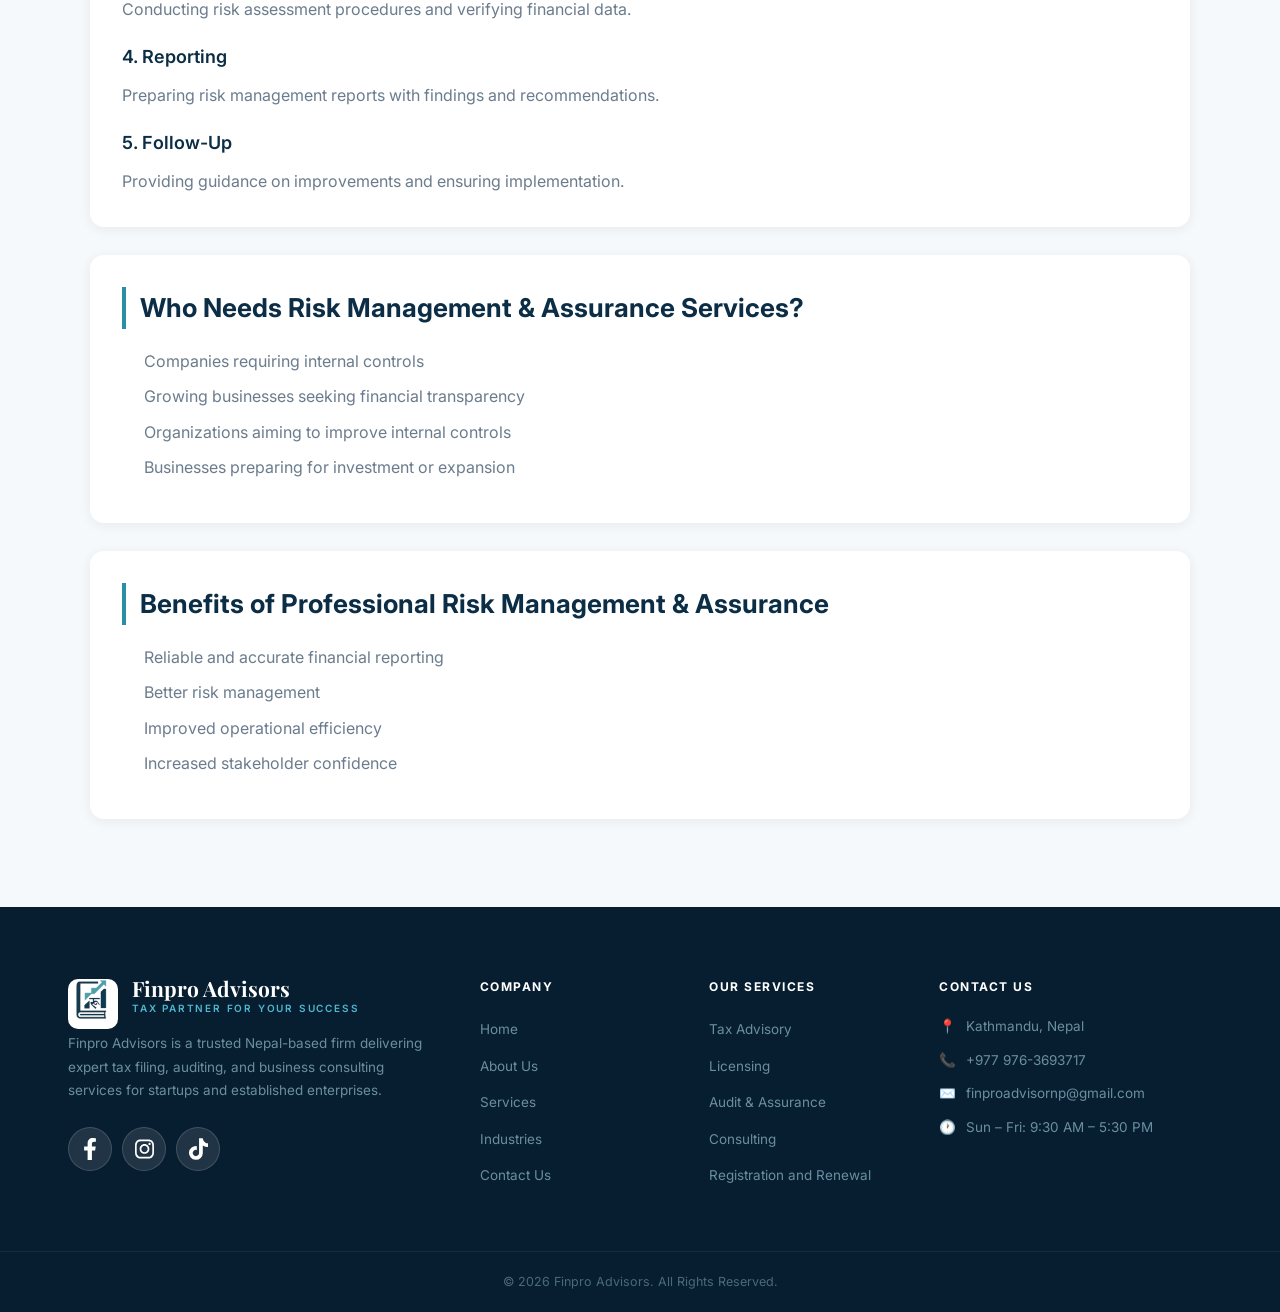
<file: services/statu-audit.html>
<!DOCTYPE html>
<html lang="en">
<head>
    <meta charset="UTF-8">
    <meta name="viewport" content="width=device-width, initial-scale=1.0">
    <title>Risk Management & Assurance</title>

     <link rel="stylesheet" href="../css/style.css">
      <link rel="icon" type="image/x-icon" sizes="64*64" href="../assets/favicon 0.png">
</head>
<body>

    <!-- HEADER -->
     <div id="header"></div>
    
 <!-- main-page -->
   <section class="service-page">
     <div class="container">
        <div class="service-header">
            <h1>Risk Management & Assurance Services in Nepal</h1>
             <p>
                Risk management and assurance services provide an independent review of
                financial records to ensure accuracy, transparency, and compliance.
                These services help businesses build trust with stakeholders and
                maintain strong financial integrity.
            </p>
         </div>

    <div class="service-block">
      <h2>Overview</h2>
      <p>
        Risk management and assurance involve the systematic examination of financial
        statements and business processes. The objective is to verify that
        financial information is accurate and prepared in accordance with
        applicable standards and regulations.
      </p>
    </div>


    <div class="service-block">
      <h2>Our Risk Management & Assurance Services</h2>

      <div class="service-types">

        <div class="type-card">
          <h3>Internal controls</h3>
          <p>
            Independent evaluation of internal controls to ensure compliance
            with legal and regulatory requirements.
          </p>
        </div>

        <div class="type-card">
          <h3>Internal controls</h3>
          <p>
            Evaluation of internal controls and processes to improve
            efficiency and risk management.
          </p>
        </div>

        <div class="type-card">
          <h3>Financial Review</h3>
          <p>
            Detailed analysis of financial records to identify inconsistencies
            and enhance reporting accuracy.
          </p>
        </div>

        <div class="type-card">
          <h3>Compliance Support</h3>
          <p>
            Assessment of business operations to ensure adherence to
            applicable laws and regulations.
          </p>
        </div>

      </div>
    </div>


    <div class="service-block">
      <h2>Why Risk Management & Assurance is Important</h2>

      <ul>
        <li>Enhances credibility of financial statements</li>
        <li>Improves transparency and accountability</li>
        <li>Identifies risks and control weaknesses</li>
        <li>Supports informed business decisions</li>
        <li>Builds trust with investors and stakeholders</li>
      </ul>

    </div>


    <div class="service-block">
      <h2>Our Process</h2>

      <h3>1. Planning</h3>
      <p>
        Understanding the business, its operations, and key risk areas.
      </p>

      <h3>2. Assessment</h3>
      <p>
        Evaluating internal controls and reviewing financial records.
      </p>

      <h3>3. Testing</h3>
      <p>
        Conducting risk assessment procedures and verifying financial data.
      </p>

      <h3>4. Reporting</h3>
      <p>
        Preparing risk management reports with findings and recommendations.
      </p>

      <h3>5. Follow-Up</h3>
      <p>
        Providing guidance on improvements and ensuring implementation.
      </p>

    </div>


    <div class="service-block">

      <h2>Who Needs Risk Management & Assurance Services?</h2>

      <ul>
        <li>Companies requiring internal controls</li>
        <li>Growing businesses seeking financial transparency</li>
        <li>Organizations aiming to improve internal controls</li>
        <li>Businesses preparing for investment or expansion</li>
      </ul>

    </div>


    <div class="service-block">

      <h2>Benefits of Professional Risk Management & Assurance</h2>

      <ul>
        <li>Reliable and accurate financial reporting</li>
        <li>Better risk management</li>
        <li>Improved operational efficiency</li>
        <li>Increased stakeholder confidence</li>
      </ul>

    </div>

  </div>

</section>

<!-- FOOTER -->
<div id="footer"></div>

<script src="../js/script.js"></script>

</body>
</html>
</file>
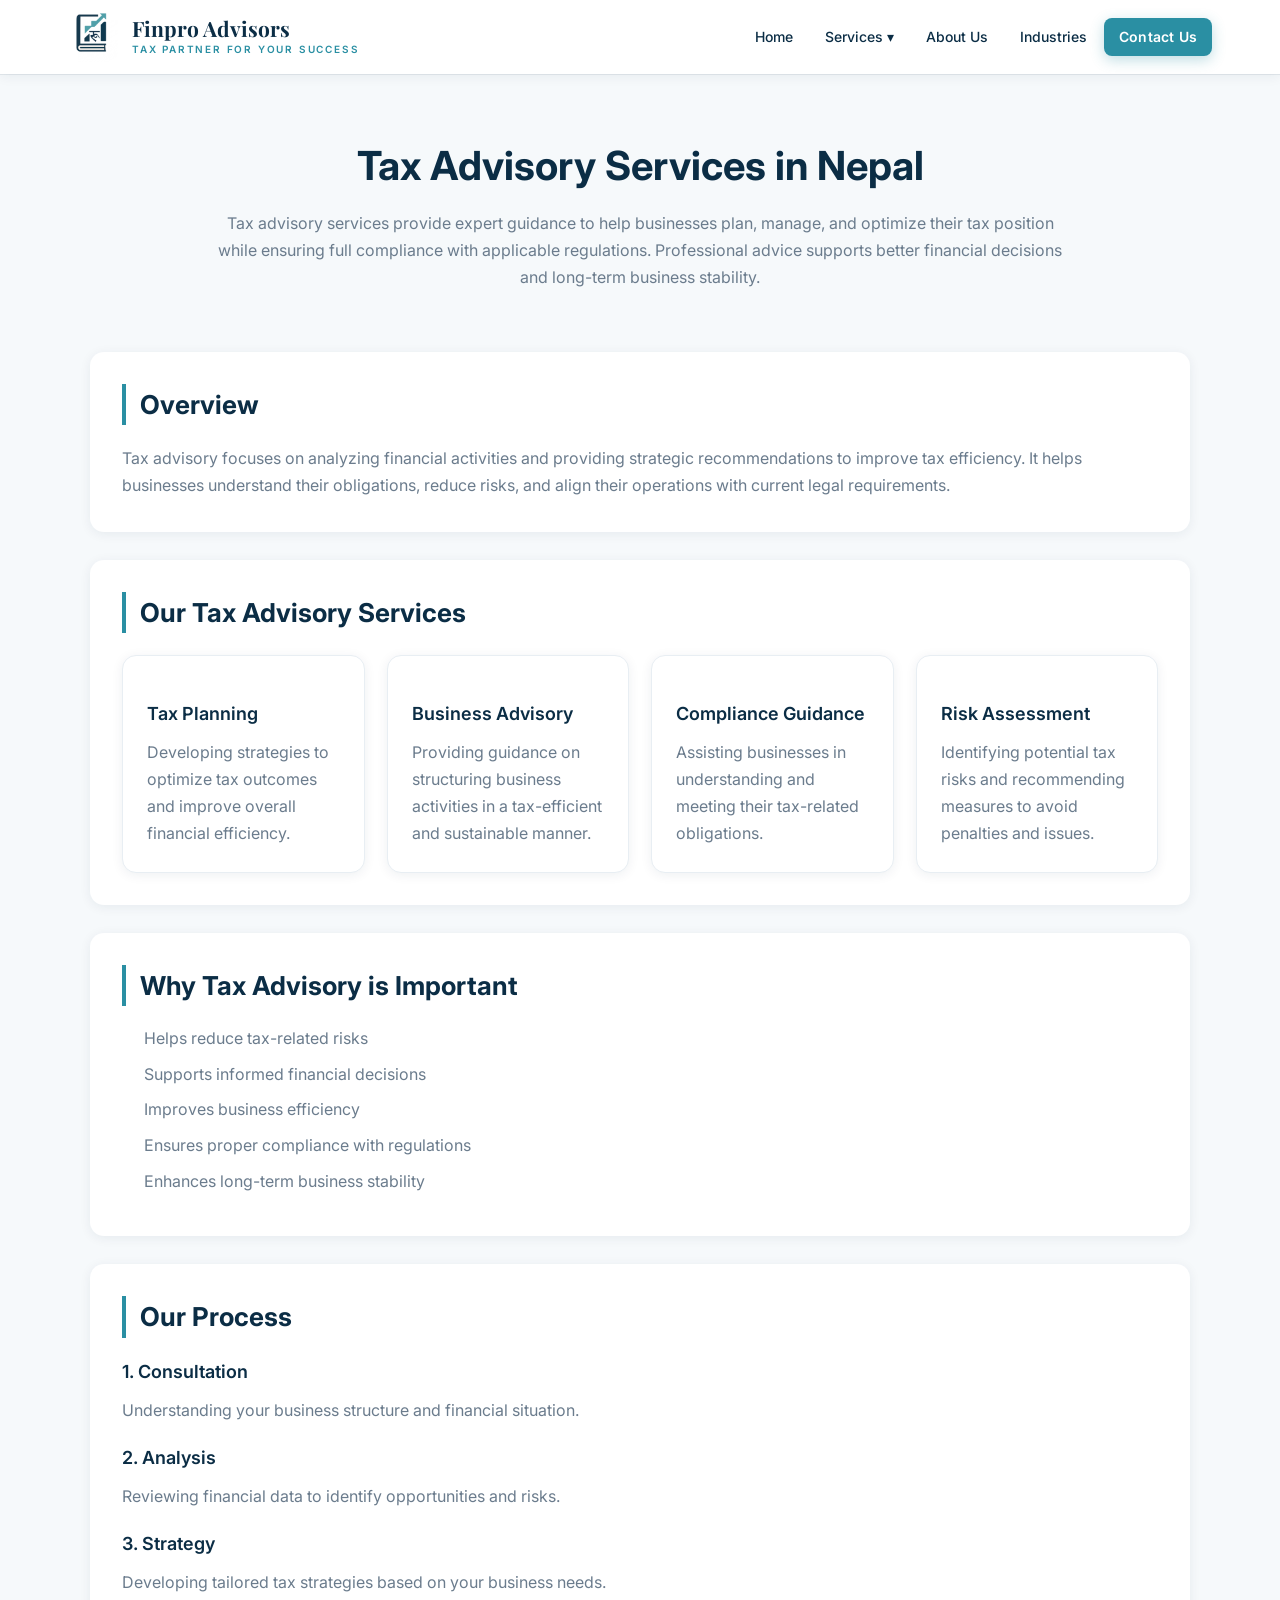
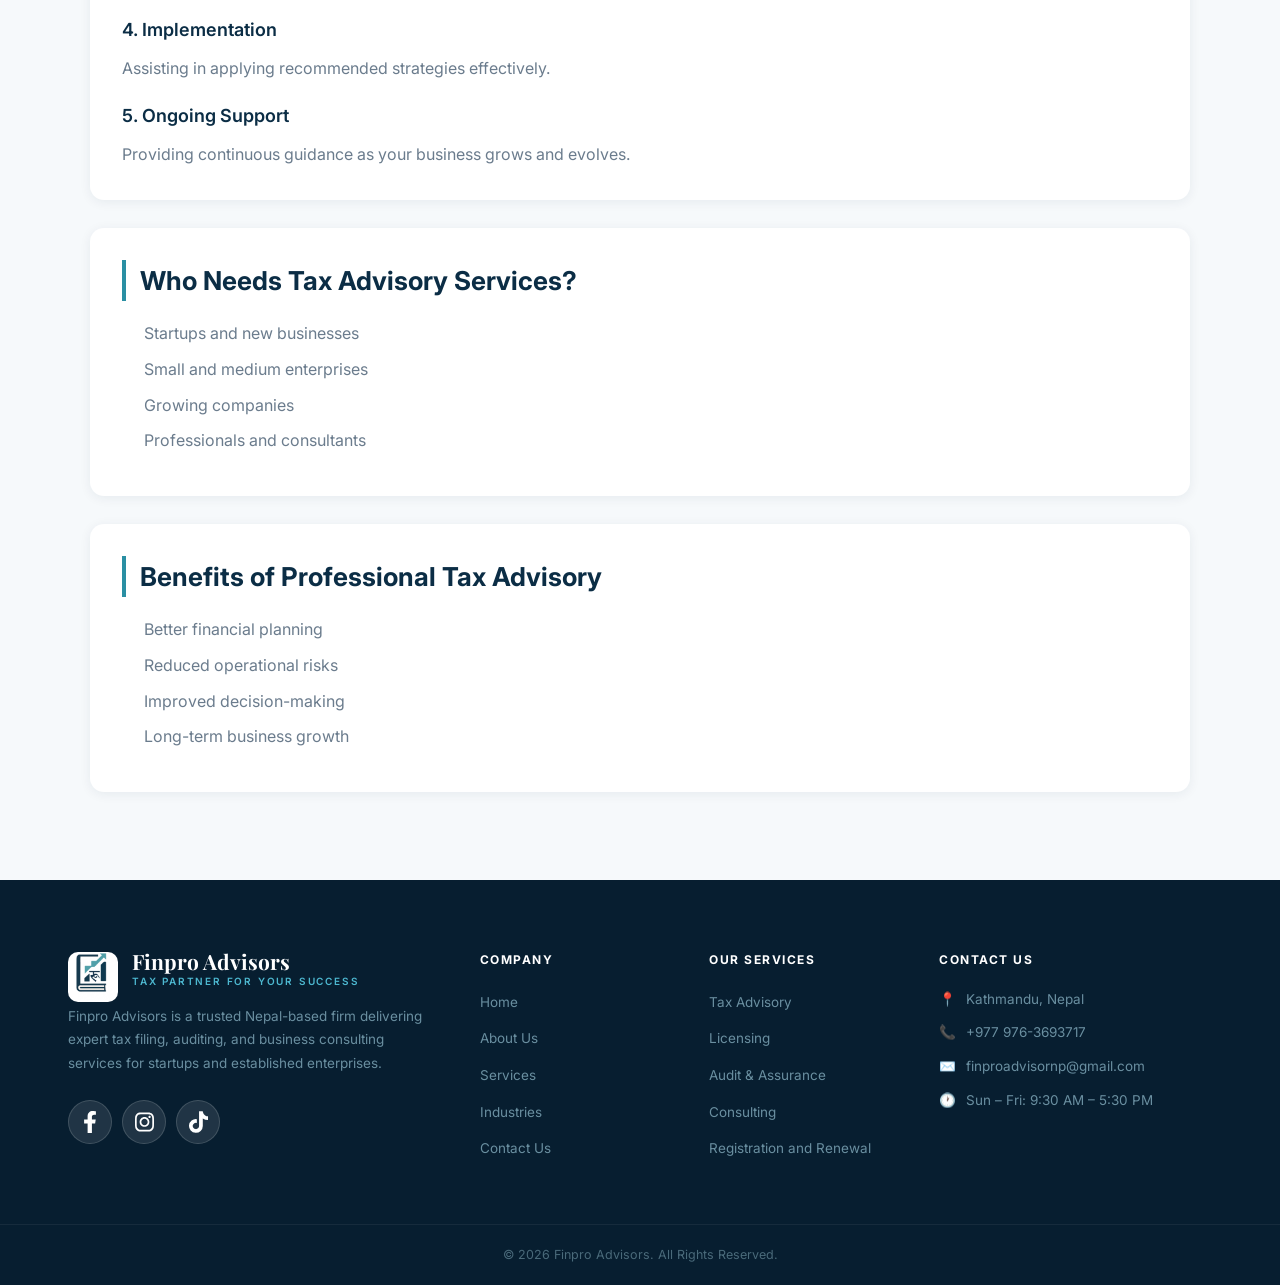
<file: services/tax-advisory.html>
<!DOCTYPE html>
<html lang="en">
<head>
    <meta charset="UTF-8">
    <meta name="viewport" content="width=device-width, initial-scale=1.0">
    <title>Tax Advisory</title>

     <link rel="stylesheet" href="../css/style.css">
      <link rel="icon" type="image/x-icon" sizes="64*64" href="../assets/favicon 0.png">
</head>
<body>

    <!-- HEADER -->
     <div id="header"></div>
    
 <!-- main-page -->
   <section class="service-page">
     <div class="container">
        <div class="service-header">
            <h1>Tax Advisory Services in Nepal</h1>
             <p>
                Tax advisory services provide expert guidance to help businesses
                plan, manage, and optimize their tax position while ensuring
                full compliance with applicable regulations. Professional advice
                supports better financial decisions and long-term business stability.
            </p>
         </div>

    <div class="service-block">
      <h2>Overview</h2>
      <p>
        Tax advisory focuses on analyzing financial activities and providing
        strategic recommendations to improve tax efficiency. It helps businesses
        understand their obligations, reduce risks, and align their operations
        with current legal requirements.
      </p>
    </div>


    <div class="service-block">
      <h2>Our Tax Advisory Services</h2>

      <div class="service-types">

        <div class="type-card">
          <h3>Tax Planning</h3>
          <p>
            Developing strategies to optimize tax outcomes and improve
            overall financial efficiency.
          </p>
        </div>

        <div class="type-card">
          <h3>Business Advisory</h3>
          <p>
            Providing guidance on structuring business activities in a
            tax-efficient and sustainable manner.
          </p>
        </div>

        <div class="type-card">
          <h3>Compliance Guidance</h3>
          <p>
            Assisting businesses in understanding and meeting their
            tax-related obligations.
          </p>
        </div>

        <div class="type-card">
          <h3>Risk Assessment</h3>
          <p>
            Identifying potential tax risks and recommending measures
            to avoid penalties and issues.
          </p>
        </div>

      </div>
    </div>


    <div class="service-block">
      <h2>Why Tax Advisory is Important</h2>

      <ul>
        <li>Helps reduce tax-related risks</li>
        <li>Supports informed financial decisions</li>
        <li>Improves business efficiency</li>
        <li>Ensures proper compliance with regulations</li>
        <li>Enhances long-term business stability</li>
      </ul>

    </div>


    <div class="service-block">
      <h2>Our Process</h2>

      <h3>1. Consultation</h3>
      <p>
        Understanding your business structure and financial situation.
      </p>

      <h3>2. Analysis</h3>
      <p>
        Reviewing financial data to identify opportunities and risks.
      </p>

      <h3>3. Strategy</h3>
      <p>
        Developing tailored tax strategies based on your business needs.
      </p>

      <h3>4. Implementation</h3>
      <p>
        Assisting in applying recommended strategies effectively.
      </p>

      <h3>5. Ongoing Support</h3>
      <p>
        Providing continuous guidance as your business grows and evolves.
      </p>

    </div>


    <div class="service-block">

      <h2>Who Needs Tax Advisory Services?</h2>

      <ul>
        <li>Startups and new businesses</li>
        <li>Small and medium enterprises</li>
        <li>Growing companies</li>
        <li>Professionals and consultants</li>
      </ul>

    </div>


    <div class="service-block">

      <h2>Benefits of Professional Tax Advisory</h2>

      <ul>
        <li>Better financial planning</li>
        <li>Reduced operational risks</li>
        <li>Improved decision-making</li>
        <li>Long-term business growth</li>
      </ul>

    </div>

  </div>

</section>

<!-- FOOTER -->
<div id="footer"></div>

<script src="../js/script.js"></script>

</body>
</html>
</file>
<file: css/style.css>
/* ================================================================
   FINPRO ADVISORS — PREMIUM DESIGN SYSTEM
   ================================================================ */

/* ======================== GOOGLE FONTS ======================== */
@import url('https://fonts.googleapis.com/css2?family=Inter:wght@300;400;500;600;700;800&family=Playfair+Display:ital,wght@0,700;0,800;1,700&display=swap');

/* ======================== VARIABLES ======================== */
:root {
  --navy: #0b2d45;
  --navy-deep: #071e30;
  --teal: #2a8fa3;
  --teal-light: #4db8d0;
  --teal-pale: #e3f4f8;
  --teal-mid: #c0e8f0;
  --white: #ffffff;
  --offwhite: #f6f9fb;
  --gray: #6b7c8d;
  --gray-light: #e8eef3;
  --dark: #071e30;

  --font-heading: 'Playfair Display', Georgia, serif;
  --font-body: 'Inter', 'Segoe UI', Tahoma, sans-serif;

  --shadow-sm: 0 2px 12px rgba(11, 45, 69, .07);
  --shadow-md: 0 8px 28px rgba(11, 45, 69, .11);
  --shadow-lg: 0 20px 48px rgba(11, 45, 69, .14);

  --radius-sm: 8px;
  --radius-md: 14px;
  --radius-lg: 20px;

  --transition: 0.3s cubic-bezier(0.22, 1, 0.36, 1);
}

/* ======================== RESET ======================== */
*,
*::before,
*::after {
  margin: 0;
  padding: 0;
  box-sizing: border-box;
}

html {
  scroll-behavior: smooth;
}

body {
  font-family: var(--font-body);
  color: var(--navy);
  background: var(--white);
  overflow-x: hidden;
  line-height: 1.6;
  -webkit-font-smoothing: antialiased;
}

a {
  text-decoration: none;
  color: inherit;
}

ul {
  list-style: none;
}

img {
  max-width: 100%;
  display: block;
}

/* ======================== NAVBAR ======================== */
#navbar {
  background: rgba(255, 255, 255, 0.92);
  backdrop-filter: blur(16px);
  -webkit-backdrop-filter: blur(16px);
  box-shadow: 0 1px 0 rgba(11, 45, 69, .08), var(--shadow-sm);
  position: sticky;
  top: 0;
  z-index: 1000;
  transition: background var(--transition), box-shadow var(--transition);
}

#navbar.scrolled {
  background: rgba(255, 255, 255, 0.98);
  box-shadow: var(--shadow-md);
}

.nav-container {
  max-width: 1200px;
  margin: auto;
  padding: 0 28px;
  height: 74px;
  display: flex;
  align-items: center;
  justify-content: space-between;
}

/* LOGO */
.logo-wrap {
  display: flex;
  align-items: center;
  gap: 14px;
}

.logo-img {
  width: 50px;
  height: 50px;
  border-radius: 10px;
  object-fit: cover;
}

.logo-text {
  display: flex;
  flex-direction: column;
}

.logo-name {
  font-family: var(--font-heading);
  font-size: 21px;
  font-weight: 700;
  color: var(--navy);
  line-height: 1.1;
}

.logo-tagline {
  font-size: 10px;
  color: var(--teal);
  letter-spacing: 1.8px;
  text-transform: uppercase;
  font-weight: 600;
}

/* NAV LINKS */
.nav-links {
  display: flex;
  align-items: center;
  gap: 2px;
}

.nav-links li {
  position: relative;
}

.nav-links>li>a {
  padding: 8px 15px;
  font-size: 14px;
  font-weight: 500;
  border-radius: var(--radius-sm);
  transition: all var(--transition);
  color: var(--navy);
  display: block;
}

.nav-links>li>a:hover {
  color: var(--teal);
  background: var(--teal-pale);
}

/* CTA NAV BUTTON */
.nav-cta {
  background: var(--teal) !important;
  color: white !important;
  border-radius: var(--radius-sm) !important;
  font-weight: 600 !important;
  letter-spacing: 0.2px;
  box-shadow: 0 4px 14px rgba(42, 143, 163, .3);
  transition: all var(--transition) !important;
}

.nav-cta:hover {
  background: var(--navy) !important;
  box-shadow: 0 6px 20px rgba(11, 45, 69, .25) !important;
  transform: translateY(-1px);
}

/* DROPDOWN */
.dropdown {
  position: absolute;
  top: calc(100% + 8px);
  left: 0;
  display: none;
  min-width: 248px;
  background: white;
  border-radius: var(--radius-md);
  padding: 8px;
  box-shadow: var(--shadow-lg);
  border: 1px solid var(--gray-light);
  animation: dropIn .18s ease;
}

@keyframes dropIn {
  from {
    opacity: 0;
    transform: translateY(-6px);
  }

  to {
    opacity: 1;
    transform: translateY(0);
  }
}

.has-dropdown:hover .dropdown {
  display: block;
}

.dropdown a {
  display: block;
  padding: 10px 14px;
  font-size: 13.5px;
  color: var(--navy);
  border-radius: 8px;
  transition: all .2s;
  font-weight: 500;
}

.dropdown a:hover {
  background: var(--teal-pale);
  color: var(--teal);
  padding-left: 20px;
}

/* HAMBURGER */
.hamburger {
  display: none;
  flex-direction: column;
  gap: 5px;
  cursor: pointer;
  padding: 4px;
}

.hamburger span {
  width: 24px;
  height: 2px;
  background: var(--navy);
  border-radius: 2px;
  transition: all .25s;
}

/* MOBILE MENU */
.mobile-menu {
  display: none;
  flex-direction: column;
  background: white;
  border-top: 1px solid var(--gray-light);
  box-shadow: var(--shadow-md);
}

.mobile-menu a {
  padding: 13px 24px;
  font-size: 15px;
  border-bottom: 1px solid #f0f4f7;
  font-weight: 500;
  color: var(--navy);
  transition: all .2s;
}

.mobile-menu a:hover {
  background: var(--offwhite);
  color: var(--teal);
  padding-left: 30px;
}

.mobile-menu.active {
  display: flex;
}

/* HAMBURGER ANIMATION */
.hamburger.active span:nth-child(1) {
  transform: translateY(7px) rotate(45deg);
}

.hamburger.active span:nth-child(2) {
  opacity: 0;
}

.hamburger.active span:nth-child(3) {
  transform: translateY(-7px) rotate(-45deg);
}

/* NO SCROLL */
body.no-scroll {
  overflow: hidden;
}


/* ================================================================
   HERO SECTION
   ================================================================ */
.hero {
  position: relative;
  padding: 110px 24px 90px;
  background: linear-gradient(145deg, #f0f7fb 0%, #e8f4f9 40%, #f6f9fb 100%);
  overflow: hidden;
}

/* Decorative blobs */
.hero::before {
  content: '';
  position: absolute;
  width: 600px;
  height: 600px;
  background: radial-gradient(circle, rgba(42, 143, 163, .12) 0%, transparent 70%);
  top: -120px;
  right: -100px;
  border-radius: 50%;
  pointer-events: none;
}

.hero::after {
  content: '';
  position: absolute;
  width: 400px;
  height: 400px;
  background: radial-gradient(circle, rgba(11, 45, 69, .06) 0%, transparent 70%);
  bottom: -60px;
  left: -80px;
  border-radius: 50%;
  pointer-events: none;
}

.hero-inner {
  max-width: 1200px;
  margin: auto;
  display: flex;
  flex-direction: row;
  align-items: center;
  gap: 60px;
  position: relative;
  z-index: 1;
}

.hero-left {
  flex: 1;
  max-width: 600px;
}

/* Badge */
.hero-badge {
  display: inline-flex;
  align-items: center;
  gap: 8px;
  background: var(--teal-pale);
  border: 1px solid var(--teal-mid);
  color: var(--teal);
  padding: 6px 14px;
  border-radius: 50px;
  font-size: 13px;
  font-weight: 600;
  letter-spacing: 0.3px;
  margin-bottom: 24px;
}

.hero-badge::before {
  content: '';
  width: 7px;
  height: 7px;
  background: var(--teal);
  border-radius: 50%;
  flex-shrink: 0;
}

.hero h1 {
  font-family: var(--font-heading);
  font-size: clamp(36px, 4.5vw, 54px);
  line-height: 1.15;
  color: var(--navy);
  margin-bottom: 22px;
  font-weight: 800;
  letter-spacing: -0.5px;
}

.hero h1 span {
  background: linear-gradient(135deg, var(--teal), var(--teal-light));
  -webkit-background-clip: text;
  -webkit-text-fill-color: transparent;
  background-clip: text;
}

.hero p {
  font-size: 17px;
  line-height: 1.8;
  margin-bottom: 36px;
  color: var(--gray);
  max-width: 520px;
}

.hero-btns {
  display: flex;
  gap: 16px;
  flex-wrap: wrap;
  margin-bottom: 48px;
}

/* PRIMARY BUTTON */
.btn-primary {
  background: linear-gradient(135deg, var(--teal), #1e7a8f);
  color: var(--white);
  padding: 13px 30px;
  border-radius: var(--radius-sm);
  font-weight: 600;
  font-size: 15px;
  letter-spacing: 0.2px;
  transition: all var(--transition);
  box-shadow: 0 6px 20px rgba(42, 143, 163, .35);
  display: inline-block;
}

.btn-primary:hover {
  transform: translateY(-2px);
  box-shadow: 0 10px 28px rgba(42, 143, 163, .45);
  background: linear-gradient(135deg, #2d9db5, var(--navy));
}

/* OUTLINE BUTTON */
.btn-outline {
  border: 2px solid var(--teal);
  color: var(--teal);
  padding: 11px 28px;
  border-radius: var(--radius-sm);
  font-weight: 600;
  font-size: 15px;
  transition: all var(--transition);
  display: inline-block;
}

.btn-outline:hover {
  background: var(--teal);
  color: white;
  transform: translateY(-2px);
  box-shadow: 0 6px 20px rgba(42, 143, 163, .3);
}

/* HERO STATS */
.hero-stats {
  display: flex;
  gap: 16px;
  flex-wrap: wrap;
}

.stat-card {
  background: var(--white);
  padding: 16px 24px;
  border-radius: var(--radius-md);
  text-align: center;
  box-shadow: var(--shadow-sm);
  border: 1px solid var(--gray-light);
  min-width: 110px;
  transition: transform var(--transition), box-shadow var(--transition);
}

.stat-card:hover {
  transform: translateY(-4px);
  box-shadow: var(--shadow-md);
}

.stat-num {
  font-size: 26px;
  font-weight: 800;
  color: var(--teal);
  display: block;
  font-family: var(--font-heading);
}

.stat-label {
  font-size: 12px;
  color: var(--gray);
  margin-top: 4px;
  font-weight: 500;
}

/* HERO RIGHT IMAGE */
.hero-right {
  flex: 1;
  display: flex;
  justify-content: flex-end;
  align-items: center;
}

.hero-right img {
  width: 100%;
  max-width: 530px;
  height: auto;
  border-radius: var(--radius-lg);
  box-shadow: var(--shadow-lg);
  opacity: 0;
  transform: translateX(60px);
  animation:
    heroSlideFade 1.2s cubic-bezier(0.22, 1, 0.36, 1) 0.3s forwards,
    heroFloating 6s ease-in-out infinite 1.5s;
}

@keyframes heroSlideFade {
  to {
    opacity: 1;
    transform: translateX(0);
  }
}

@keyframes heroFloating {
  0% {
    transform: translateY(0px);
  }

  50% {
    transform: translateY(-15px);
  }

  100% {
    transform: translateY(0px);
  }
}


/* ================================================================
   SECTION TITLES
   ================================================================ */
.section-label {
  display: inline-block;
  text-transform: uppercase;
  font-size: 12px;
  font-weight: 700;
  color: var(--teal);
  letter-spacing: 2px;
  margin-bottom: 14px;
  padding: 4px 12px;
  background: var(--teal-pale);
  border-radius: 50px;
  border: 1px solid var(--teal-mid);
}

.section-title {
  font-family: var(--font-heading);
  font-size: clamp(28px, 3.5vw, 40px);
  font-weight: 800;
  color: var(--navy);
  margin-bottom: 18px;
  line-height: 1.25;
}

.section-sub {
  font-size: 16.5px;
  color: var(--gray);
  line-height: 1.75;
}


/* ================================================================
   ABOUT SECTION (HOME PAGE)
   ================================================================ */
.about {
  padding: 100px 24px;
  background: var(--white);
}

.about-inner {
  max-width: 1200px;
  margin: 0 auto;
  width: min(1100px, 90%);
}

.about-grid-cards {
  display: grid;
  grid-template-columns: repeat(3, 1fr);
  gap: 28px;
  margin-top: 48px;
  margin-bottom: 44px;
}

.about-card {
  background: var(--offwhite);
  border-radius: var(--radius-lg);
  padding: 32px 28px;
  text-align: center;
  transition: transform var(--transition), box-shadow var(--transition);
  border: 1px solid var(--gray-light);
  position: relative;
  overflow: hidden;
}

.about-card::before {
  content: '';
  position: absolute;
  bottom: 0;
  left: 0;
  right: 0;
  height: 3px;
  background: linear-gradient(90deg, var(--teal), var(--teal-light));
  transform: scaleX(0);
  transition: transform var(--transition);
  transform-origin: left;
}

.about-card:hover::before {
  transform: scaleX(1);
}

.about-card:hover {
  transform: translateY(-8px);
  box-shadow: var(--shadow-md);
  background: var(--white);
}

.about-card-icon {
  font-size: 2.6rem;
  margin-bottom: 18px;
  display: block;
  line-height: 1;
}

.about-card h3 {
  font-size: 18px;
  color: var(--navy);
  margin-bottom: 12px;
  font-weight: 700;
}

.about-card p {
  font-size: 14.5px;
  line-height: 1.7;
  color: var(--gray);
}

.about-btn-wrapper {
  text-align: center;
  margin-top: 16px;
}


/* ================================================================
   SERVICES SECTION
   ================================================================ */
.section {
  padding: 100px 0;
}

.services-bg {
  background: var(--offwhite);
}

.section-inner {
  width: min(1100px, 90%);
  margin: 0 auto;
}

.services-grid {
  display: grid;
  grid-template-columns: repeat(3, 1fr);
  gap: 26px;
  margin-top: 48px;
}

.service-card {
  display: flex;
  flex-direction: column;
  background: var(--white);
  border-radius: var(--radius-lg);
  padding: 28px 26px;
  color: inherit;
  transition: transform var(--transition), box-shadow var(--transition);
  border: 1px solid var(--gray-light);
  box-shadow: var(--shadow-sm);
  position: relative;
  overflow: hidden;
  cursor: default;
}

.service-card:hover {
  transform: translateY(-8px);
  box-shadow: var(--shadow-lg);
  border-color: var(--teal-mid);
}

.service-img {
  font-size: 2.4rem;
  margin-bottom: 18px;
  line-height: 1;
  width: 58px;
  height: 58px;
  background: var(--teal-pale);
  border-radius: 14px;
  display: flex;
  align-items: center;
  justify-content: center;
}

.service-body h3 {
  margin-bottom: 10px;
  font-size: 17px;
  color: var(--navy);
  font-weight: 700;
  line-height: 1.3;
}

.service-body p {
  font-size: 14px;
  line-height: 1.7;
  color: var(--gray);
}


/* ================================================================
   GALLERY SECTION
   ================================================================ */
.gallery-section {
  background: var(--white);
  padding: 90px 0;
  overflow: hidden;
}

.gallery-container {
  max-width: 1200px;
  margin: 0 auto;
  padding: 0 24px;
  width: min(1100px, 90%);
}

.gallery-section .section-inner {
  text-align: center;
  margin-bottom: 44px;
  width: 100%;
}

.gallery-scroll {
  position: relative;
  overflow: hidden;
  padding: 10px 0;
  width: 100%;
}

/* Fade edges */
.gallery-scroll::before,
.gallery-scroll::after {
  content: '';
  position: absolute;
  top: 0;
  bottom: 0;
  width: 80px;
  z-index: 2;
  pointer-events: none;
}

.gallery-scroll::before {
  left: 0;
  background: linear-gradient(90deg, var(--white), transparent);
}

.gallery-scroll::after {
  right: 0;
  background: linear-gradient(-90deg, var(--white), transparent);
}

.gallery-track {
  display: flex;
  gap: 20px;
  width: max-content;
  animation: galleryScroll 20s linear infinite;
  will-change: transform;
  align-items: center;
}

.gallery-track:hover {
  animation-play-state: paused;
}

@keyframes galleryScroll {
  0% {
    transform: translateX(0);
  }

  100% {
    transform: translateX(-50%);
  }
}

.gallery-item {
  width: 230px;
  height: 160px;
  border-radius: var(--radius-md);
  flex-shrink: 0;
  overflow: hidden;
  position: relative;
  cursor: pointer;
  box-shadow: var(--shadow-sm);
  transition: transform .35s ease, box-shadow .35s ease;
}

.gallery-item img {
  width: 100%;
  height: 100%;
  object-fit: cover;
  position: absolute;
  inset: 0;
  transition: transform .4s ease;
}

.gallery-item:hover {
  transform: scale(1.05);
  box-shadow: var(--shadow-lg);
  z-index: 3;
}

.gallery-item:hover img {
  transform: scale(1.08);
}


/* ================================================================
   TESTIMONIALS SECTION
   ================================================================ */
.testimonials {
  background: linear-gradient(160deg, var(--offwhite), #e8f3f8);
  padding: 100px 0;
}

.container {
  width: min(1100px, 90%);
  margin: auto;
}

.testimonials-header {
  text-align: center;
  margin-bottom: 60px;
}

.testimonials-grid {
  display: grid;
  grid-template-columns: repeat(auto-fit, minmax(290px, 1fr));
  gap: 26px;
}

.testimonial-card {
  background: var(--white);
  padding: 30px 28px;
  border-radius: var(--radius-lg);
  border: 1px solid var(--gray-light);
  display: flex;
  flex-direction: column;
  height: 100%;
  transition: transform var(--transition), box-shadow var(--transition);
  box-shadow: var(--shadow-sm);
}

.testimonial-card:hover {
  transform: translateY(-6px);
  box-shadow: var(--shadow-md);
}

.stars {
  font-size: 14px;
  letter-spacing: 2px;
  margin-bottom: 14px;
  color: #f5a623;
}

.testimonial-text {
  font-size: 14.5px;
  line-height: 1.85;
  color: var(--gray);
  font-style: italic;
  flex-grow: 1;
  margin-bottom: 24px;
  position: relative;
  padding-left: 16px;
}

.testimonial-text::before {
  content: '"';
  position: absolute;
  left: 0;
  top: -4px;
  font-size: 32px;
  color: var(--teal-mid);
  font-family: var(--font-heading);
  line-height: 1;
}

.testimonial-author {
  display: flex;
  align-items: center;
  gap: 12px;
  border-top: 1px solid var(--gray-light);
  padding-top: 18px;
}

.avatar {
  width: 46px;
  height: 46px;
  border-radius: 50%;
  display: flex;
  align-items: center;
  justify-content: center;
  font-weight: 700;
  font-size: 16px;
  color: white;
  background: linear-gradient(135deg, var(--teal), var(--navy));
  flex-shrink: 0;
}

.author-info h4 {
  font-size: 14px;
  color: var(--navy);
  margin: 0;
  font-weight: 600;
}

.author-info span {
  font-size: 12px;
  color: var(--gray);
}


/* ================================================================
   CONTACT SECTION — PREMIUM REDESIGN
   ================================================================ */
.contact-section {
  padding: 110px 8%;
  background: var(--white);
  position: relative;
  overflow: hidden;
}

.contact-section::before {
  content: '';
  position: absolute;
  width: 500px;
  height: 500px;
  background: radial-gradient(circle, rgba(42, 143, 163, .07) 0%, transparent 70%);
  top: -80px;
  right: -100px;
  border-radius: 50%;
  pointer-events: none;
}

.contact-container {
  max-width: 1150px;
  margin: auto;
}

.contact-header {
  text-align: center;
  margin-bottom: 64px;
}

.contact-header h2 {
  font-family: var(--font-heading);
  font-size: clamp(30px, 4vw, 42px);
  font-weight: 800;
  color: var(--navy);
  margin: 14px 0 16px;
}

.contact-header p {
  color: var(--gray);
  max-width: 560px;
  margin: auto;
  font-size: 16px;
  line-height: 1.75;
}

/* GRID */
.contact-grid {
  display: grid;
  grid-template-columns: 1.1fr 1.5fr;
  gap: 40px;
  align-items: start;
}

/* CONTACT INFO SIDE */
.contact-info {
  background: linear-gradient(145deg, var(--navy), var(--navy-deep));
  border-radius: var(--radius-lg);
  padding: 44px 38px;
  color: white;
  position: relative;
  overflow: hidden;
}

.contact-info::before {
  content: '';
  position: absolute;
  width: 300px;
  height: 300px;
  background: radial-gradient(circle, rgba(42, 143, 163, .18) 0%, transparent 70%);
  top: -60px;
  right: -60px;
  border-radius: 50%;
  pointer-events: none;
}

.contact-info-title {
  font-family: var(--font-heading);
  font-size: 22px;
  font-weight: 700;
  color: white;
  margin-bottom: 8px;
}

.contact-info-sub {
  font-size: 14px;
  color: rgba(255, 255, 255, .55);
  margin-bottom: 36px;
}

.contact-item {
  display: flex;
  gap: 16px;
  margin-bottom: 26px;
  align-items: flex-start;
  position: relative;
  z-index: 1;
}

.icon {
  background: rgba(42, 143, 163, .25);
  width: 46px;
  height: 46px;
  border-radius: 12px;
  display: flex;
  align-items: center;
  justify-content: center;
  font-size: 18px;
  flex-shrink: 0;
  border: 1px solid rgba(42, 143, 163, .3);
}

.contact-item h4 {
  margin: 0 0 4px;
  font-size: 11.5px;
  text-transform: uppercase;
  letter-spacing: 1.2px;
  color: rgba(255, 255, 255, .5);
  font-weight: 600;
}

.contact-item p {
  margin: 2px 0;
  color: rgba(255, 255, 255, .88);
  font-size: 14.5px;
  font-weight: 500;
  word-break: break-word;
}

.contact-item a {
  color: rgba(255, 255, 255, .88);
}

.contact-item a:hover {
  color: var(--teal-light);
}

/* SOCIAL SECTION */
.social-section {
  margin-top: 40px;
  padding-top: 32px;
  border-top: 1px solid rgba(255, 255, 255, .1);
  position: relative;
  z-index: 1;
}

.social-section h4 {
  font-size: 12px;
  text-transform: uppercase;
  letter-spacing: 1.5px;
  color: rgba(255, 255, 255, .5);
  font-weight: 600;
  margin-bottom: 16px;
}

.social-links {
  display: flex;
  gap: 12px;
}

.social-btn {
  position: relative;
  width: 44px;
  height: 44px;
  border-radius: 50%;
  background: rgba(255, 255, 255, .1);
  border: 1px solid rgba(255, 255, 255, .15);
  transition: all 0.3s ease;
  display: inline-block;
  overflow: hidden;
}

.social-btn::before {
  content: '';
  position: absolute;
  top: 50%;
  left: 50%;
  transform: translate(-50%, -50%);
  width: 22px;
  height: 22px;
  background-size: contain;
  background-repeat: no-repeat;
  background-position: center;
  filter: brightness(0) invert(1);
  transition: all 0.25s ease;
}

.social-btn.facebook::before {
  background-image: url("data:image/svg+xml,%3Csvg xmlns='http://www.w3.org/2000/svg' viewBox='0 0 320 512'%3E%3Cpath fill='%23fff' d='M279.14 288l14.22-92.66h-88.91v-60.13c0-25.35 12.42-50.06 52.24-50.06h40.42V6.26S260.43 0 225.36 0c-73.22 0-121.08 44.38-121.08 124.72v70.62H22.89V288h81.39v224h100.17V288z'/%3E%3C/svg%3E");
}

.social-btn.instagram::before {
  background-image: url("data:image/svg+xml,%3Csvg xmlns='http://www.w3.org/2000/svg' viewBox='0 0 448 512'%3E%3Cpath fill='%23fff' d='M224.1 141c-63.6 0-114.9 51.3-114.9 114.9s51.3 114.9 114.9 114.9S339 319.5 339 255.9 287.7 141 224.1 141zm0 189.6c-41.1 0-74.7-33.5-74.7-74.7s33.5-74.7 74.7-74.7 74.7 33.5 74.7 74.7-33.6 74.7-74.7 74.7zm146.4-194.3c0 14.9-12 26.8-26.8 26.8-14.9 0-26.8-12-26.8-26.8s12-26.8 26.8-26.8 26.8 12 26.8 26.8zm76.1 27.2c-1.7-35.9-9.9-67.7-36.2-93.9-26.2-26.2-58-34.4-93.9-36.2-37-2.1-147.9-2.1-184.9 0-35.8 1.7-67.6 9.9-93.9 36.1s-34.4 58-36.2 93.9c-2.1 37-2.1 147.9 0 184.9 1.7 35.9 9.9 67.7 36.2 93.9s58 34.4 93.9 36.2c37 2.1 147.9 2.1 184.9 0 35.9-1.7 67.7-9.9 93.9-36.2 26.2-26.2 34.4-58 36.2-93.9 2.1-37 2.1-147.8 0-184.8zM398.8 388c-7.8 19.6-22.9 34.7-42.6 42.6-29.5 11.7-99.5 9-132.1 9s-102.7 2.6-132.1-9c-19.6-7.8-34.7-22.9-42.6-42.6-11.7-29.5-9-99.5-9-132.1s-2.6-102.7 9-132.1c7.8-19.6 22.9-34.7 42.6-42.6 29.5-11.7 99.5-9 132.1-9s102.7-2.6 132.1 9c19.6 7.8 34.7 22.9 42.6 42.6 11.7 29.5 9 99.5 9 132.1s2.7 102.7-9 132.1z'/%3E%3C/svg%3E");
}

.social-btn.tiktok::before {
  background-image: url("data:image/svg+xml,%3Csvg xmlns='http://www.w3.org/2000/svg' viewBox='0 0 448 512'%3E%3Cpath fill='%23fff' d='M448 209.91a210.06 210.06 0 0 1-122.77-39.25V349.38A162.55 162.55 0 1 1 185 188.31V278.2a74.62 74.62 0 1 0 52.23 71.18V0l88 0a121.18 121.18 0 0 0 1.86 22.17h0A122.18 122.18 0 0 0 381 102.39a121.43 121.43 0 0 0 67 20.14Z'/%3E%3C/svg%3E");
}

.social-btn:hover {
  transform: translateY(-3px);
}

.social-btn.facebook:hover {
  background: #1877f2;
  border-color: #1877f2;
}

.social-btn.instagram:hover {
  background: radial-gradient(circle at 30% 107%, #fdf497 0%, #fd5949 45%, #d6249f 60%, #285AEB 90%);
  border-color: transparent;
}

.social-btn.tiktok:hover {
  background: #010101;
  border-color: #010101;
}

/* CONTACT FORM SIDE */
.contact-form {
  background: var(--white);
  padding: 44px 40px;
  border-radius: var(--radius-lg);
  border: 1px solid var(--gray-light);
  box-shadow: var(--shadow-md);
}

.form-row {
  display: flex;
  gap: 20px;
}

.form-group {
  display: flex;
  flex-direction: column;
  margin-bottom: 20px;
  width: 100%;
}

.form-group label {
  font-size: 13.5px;
  font-weight: 600;
  margin-bottom: 8px;
  color: var(--navy);
  letter-spacing: 0.2px;
}

.form-group input,
.form-group select,
.form-group textarea {
  padding: 12px 16px;
  border: 1.5px solid var(--gray-light);
  border-radius: var(--radius-sm);
  font-family: var(--font-body);
  font-size: 14.5px;
  color: var(--navy);
  background: var(--offwhite);
  transition: border-color var(--transition), background var(--transition), box-shadow var(--transition);
}

.form-group input:focus,
.form-group select:focus,
.form-group textarea:focus {
  outline: none;
  border-color: var(--teal);
  background: var(--white);
  box-shadow: 0 0 0 3px rgba(42, 143, 163, .12);
}

.form-group textarea {
  resize: vertical;
  min-height: 110px;
}

.form-group select {
  appearance: none;
  cursor: pointer;
}

.contact-btn {
  width: 100%;
  padding: 14px 24px;
  border: none;
  background: linear-gradient(135deg, var(--teal), #1e7a8f);
  color: white;
  border-radius: var(--radius-sm);
  cursor: pointer;
  font-size: 15.5px;
  font-weight: 600;
  font-family: var(--font-body);
  letter-spacing: 0.3px;
  transition: all var(--transition);
  box-shadow: 0 6px 20px rgba(42, 143, 163, .3);
}

.contact-btn:hover {
  background: linear-gradient(135deg, #2d9db5, var(--navy));
  transform: translateY(-2px);
  box-shadow: 0 10px 28px rgba(42, 143, 163, .4);
}

.contact-btn:disabled {
  opacity: .65;
  cursor: not-allowed;
  transform: none;
}


/* ================================================================
   FOOTER
   ================================================================ */
.footer {
  background: var(--dark);
  color: #8ab8cc;
  padding: 70px 0 0;
}

.footer-inner {
  max-width: 1200px;
  margin: auto;
  padding: 0 28px;
  display: grid;
  grid-template-columns: 2fr 1fr 1fr 1.5fr;
  gap: 48px;
}

.footer-brand .logo-name {
  color: white;
}

.footer-brand .logo-tagline {
  color: var(--teal-light);
  margin-bottom: 16px;
}

.footer-desc {
  font-size: 13.5px;
  line-height: 1.75;
  color: #6a8fa0;
  margin-bottom: 24px;
}

.footer-social {
  display: flex;
  gap: 10px;
}

.footer-col h4 {
  color: white;
  font-size: 12px;
  letter-spacing: 1.5px;
  text-transform: uppercase;
  margin-bottom: 20px;
  font-weight: 700;
}

.footer-col ul li {
  margin-bottom: 11px;
}

.footer-col ul li a {
  color: #6a8fa0;
  font-size: 13.5px;
  transition: color .2s;
}

.footer-col ul li a:hover {
  color: var(--teal-light);
}

.footer-contact ul li {
  display: flex;
  gap: 10px;
  align-items: flex-start;
  font-size: 13.5px;
  color: #6a8fa0;
  margin-bottom: 12px;
}

.contact-icon {
  flex-shrink: 0;
}

.footer-bottom {
  margin-top: 52px;
  padding: 20px 28px;
  border-top: 1px solid rgba(255, 255, 255, .06);
  text-align: center;
  font-size: 12.5px;
  color: #4a6a7a;
}


/* ================================================================
   SCROLL REVEAL / ANIMATIONS
   ================================================================ */
.fade-up {
  opacity: 0;
  transform: translateY(36px);
  transition: opacity .65s cubic-bezier(0.22, 1, 0.36, 1),
    transform .65s cubic-bezier(0.22, 1, 0.36, 1);
}

.fade-left {
  opacity: 0;
  transform: translateX(-40px);
  transition: opacity .65s cubic-bezier(0.22, 1, 0.36, 1),
    transform .65s cubic-bezier(0.22, 1, 0.36, 1);
}

.fade-right {
  opacity: 0;
  transform: translateX(40px);
  transition: opacity .65s cubic-bezier(0.22, 1, 0.36, 1),
    transform .65s cubic-bezier(0.22, 1, 0.36, 1);
}

.fade-up.visible,
.fade-left.visible,
.fade-right.visible {
  opacity: 1;
  transform: translate(0, 0);
}

.stagger-1 {
  transition-delay: .05s;
}

.stagger-2 {
  transition-delay: .15s;
}

.stagger-3 {
  transition-delay: .25s;
}

.stagger-4 {
  transition-delay: .35s;
}


/* ================================================================
   ABOUT PAGE — SPECIFIC STYLES
   ================================================================ */
.about-hero {
  background: linear-gradient(145deg, var(--offwhite), #e8f4f9);
  padding: 100px 0;
  text-align: center;
  overflow: hidden;
  border-bottom: 1px solid var(--gray-light);
}

.about-hero h1 {
  font-family: var(--font-heading);
  font-size: clamp(30px, 5vw, 46px);
  color: var(--navy);
  margin-bottom: 18px;
  line-height: 1.2;
  opacity: 0;
  transform: translateY(32px);
  animation: heroSlideUp .8s cubic-bezier(0.22, 1, 0.36, 1) 0.1s forwards;
}

.about-hero p {
  font-size: 17px;
  max-width: 640px;
  margin: 0 auto;
  color: var(--gray);
  line-height: 1.75;
  opacity: 0;
  transform: translateY(20px);
  animation: heroSlideUp .75s cubic-bezier(0.22, 1, 0.36, 1) 0.28s forwards;
}

@keyframes heroSlideUp {
  to {
    opacity: 1;
    transform: translateY(0);
  }
}

.about-section {
  padding: 90px 0;
  background: var(--white);
}

.about-grid {
  display: grid;
  grid-template-columns: 1fr 1fr;
  gap: 60px;
  align-items: center;
}

.about-text h2 {
  font-family: var(--font-heading);
  font-size: 32px;
  color: var(--navy);
  margin-bottom: 20px;
}

.about-text p {
  font-size: 15.5px;
  color: var(--gray);
  line-height: 1.8;
  margin-bottom: 14px;
}

.about-image img {
  width: 100%;
  border-radius: var(--radius-lg);
  box-shadow: var(--shadow-lg);
  transition: transform .4s ease;
}

.about-image img:hover {
  transform: scale(1.02);
}

.mission-vision {
  background: var(--offwhite);
  padding: 90px 0;
}

.mission-grid {
  display: grid;
  grid-template-columns: 1fr 1fr;
  gap: 28px;
}

.mission-box {
  background: var(--white);
  padding: 36px;
  border-radius: var(--radius-md);
  border-top: 3px solid var(--teal);
  box-shadow: var(--shadow-sm);
  transition: transform var(--transition), box-shadow var(--transition);
}

.mission-box:hover {
  transform: translateY(-4px);
  box-shadow: var(--shadow-md);
}

.mission-box h3 {
  font-family: var(--font-heading);
  font-size: 21px;
  color: var(--navy);
  margin-bottom: 14px;
}

.mission-box p {
  font-size: 15px;
  color: var(--gray);
  line-height: 1.8;
}

.why-us {
  padding: 90px 0;
  background: var(--white);
  text-align: center;
}

.why-grid {
  display: grid;
  grid-template-columns: repeat(4, 1fr);
  gap: 22px;
}

.why-card {
  background: var(--offwhite);
  padding: 28px 22px;
  border-radius: var(--radius-md);
  border-top: 3px solid var(--teal);
  text-align: left;
  transition: transform var(--transition), box-shadow var(--transition);
}

.why-card:hover {
  transform: translateY(-5px);
  box-shadow: var(--shadow-md);
  background: var(--white);
}

.why-card h4 {
  font-size: 16px;
  font-weight: 600;
  color: var(--navy);
  margin-bottom: 10px;
}

.why-card p {
  font-size: 14px;
  color: var(--gray);
  line-height: 1.7;
}

.about-cta {
  background: var(--navy);
  color: var(--white);
  padding: 80px 0;
  text-align: center;
}

.about-cta h2 {
  font-family: var(--font-heading);
  font-size: 30px;
  margin-bottom: 12px;
}

.about-cta p {
  font-size: 16px;
  color: #8ab8cc;
  margin-bottom: 32px;
}

.cta-button {
  display: inline-block;
  background: var(--teal);
  color: var(--white);
  padding: 14px 32px;
  border-radius: var(--radius-sm);
  font-weight: 600;
  font-size: 15px;
  transition: all var(--transition);
  box-shadow: 0 6px 20px rgba(42, 143, 163, .35);
}

.cta-button:hover {
  background: var(--teal-light);
  transform: translateY(-2px);
  box-shadow: 0 10px 28px rgba(42, 143, 163, .45);
}


/* ================================================================
   SERVICE PAGE STYLES
   ================================================================ */
.service-page {
  background: var(--offwhite);
  padding: 60px 0;
}

.service-header {
  text-align: center;
  margin-bottom: 60px;
}

.service-header h1 {
  font-size: 40px;
  color: var(--navy);
  margin-bottom: 12px;
}

.service-header p {
  max-width: 850px;
  margin: auto;
  color: var(--gray);
  line-height: 1.7;
}

.service-block {
  background: var(--white);
  padding: 32px;
  border-radius: var(--radius-md);
  margin-bottom: 28px;
  box-shadow: var(--shadow-sm);
}

.service-block h2 {
  font-size: 26px;
  color: var(--navy);
  margin-bottom: 20px;
  border-left: 4px solid var(--teal);
  padding-left: 14px;
}

.service-block h3 {
  font-size: 18px;
  margin: 20px 0 10px;
  color: var(--navy);
  font-weight: 600;
}

.service-block p {
  color: var(--gray);
  line-height: 1.7;
}

.service-block ul {
  margin-top: 14px;
  padding-left: 22px;
}

.service-block li {
  margin-bottom: 10px;
  color: var(--gray);
  line-height: 1.6;
}

.process-step {
  background: var(--offwhite);
  padding: 20px;
  border-radius: var(--radius-sm);
  margin-bottom: 14px;
  border-left: 3px solid var(--teal);
}

.service-types {
  display: grid;
  grid-template-columns: repeat(auto-fit, minmax(240px, 1fr));
  gap: 22px;
  margin-top: 22px;
}

.type-card {
  background: var(--white);
  border: 1px solid var(--gray-light);
  padding: 24px;
  border-radius: var(--radius-md);
  transition: .3s;
  box-shadow: var(--shadow-sm);
}

.type-card:hover {
  transform: translateY(-5px);
  box-shadow: var(--shadow-md);
}

.type-card h3 {
  margin-bottom: 10px;
  color: var(--navy);
}

.fee-table-wrapper {
  margin-top: 20px;
  overflow-x: auto;
}

.fee-table {
  width: 100%;
  border-collapse: collapse;
}

.fee-table th {
  background: var(--teal);
  color: #fff;
  padding: 14px;
  text-align: left;
}

.fee-table td {
  padding: 14px;
  border-bottom: 1px solid var(--gray-light);
}

.fee-table tr:hover {
  background: var(--offwhite);
}


/* ================================================================
   INDUSTRIES PAGE
   ================================================================ */
.industries-grid {
  display: grid;
  grid-template-columns: repeat(3, 1fr);
  gap: 26px;
}

.industry-card {
  background: var(--white);
  border-radius: var(--radius-md);
  padding: 26px;
  border-top: 4px solid var(--teal);
  box-shadow: var(--shadow-sm);
  transition: transform var(--transition), box-shadow var(--transition);
}

.industry-card:hover {
  transform: translateY(-6px);
  box-shadow: var(--shadow-md);
}

.industry-card h2 {
  font-size: 20px;
  margin-bottom: 12px;
  color: var(--navy);
}

.industry-card p {
  font-size: 14.5px;
  color: var(--gray);
  line-height: 1.7;
  margin-bottom: 14px;
}

.industry-card ul {
  padding-left: 18px;
}

.industry-card li {
  font-size: 14px;
  color: var(--gray);
  margin-bottom: 6px;
}

.industry-card li::marker {
  color: var(--teal);
}


/* ================================================================
   SUCCESS/MILESTONES (About page)
   ================================================================ */
.success-section {
  background: linear-gradient(135deg, var(--navy) 0%, #164060 100%);
  padding: 80px 0;
  text-align: center;
  position: relative;
  overflow: hidden;
}

.success-section::before {
  content: '';
  position: absolute;
  inset: 0;
  background: radial-gradient(ellipse at 30% 50%, rgba(42, 143, 163, .12) 0%, transparent 60%);
  pointer-events: none;
}

.success-inner {
  max-width: 1200px;
  margin: 0 auto;
  padding: 0 24px;
  position: relative;
  z-index: 2;
}

.success-inner .section-label {
  background: rgba(42, 143, 163, .15);
  color: var(--teal-light);
  border: 1px solid rgba(42, 143, 163, .3);
}

.success-title {
  font-family: var(--font-heading);
  font-size: clamp(26px, 4vw, 42px);
  color: var(--white);
  margin-bottom: 12px;
}

.success-sub {
  color: #8ab8cc;
  font-size: 16px;
  line-height: 1.7;
  margin-bottom: 60px;
  max-width: 580px;
  margin-left: auto;
  margin-right: auto;
}

.milestones {
  display: grid;
  grid-template-columns: repeat(4, 1fr);
  position: relative;
  margin-bottom: 20px;
}

.milestone {
  text-align: center;
  padding: 0 16px 24px;
}

.milestone-dot {
  width: 22px;
  height: 22px;
  background: var(--teal);
  border-radius: 50%;
  margin: 0 auto 24px;
  border: 3px solid #164060;
  box-shadow: 0 0 0 4px rgba(42, 143, 163, .3);
  position: relative;
  z-index: 2;
  animation: dotPulse 2.5s ease-in-out infinite;
}

.milestone:nth-child(2) .milestone-dot {
  animation-delay: .3s;
}

.milestone:nth-child(3) .milestone-dot {
  animation-delay: .6s;
}

.milestone:nth-child(4) .milestone-dot {
  animation-delay: .9s;
}

@keyframes dotPulse {

  0%,
  100% {
    box-shadow: 0 0 0 4px rgba(42, 143, 163, .3);
  }

  50% {
    box-shadow: 0 0 0 10px rgba(42, 143, 163, .1);
  }
}

.milestone h4 {
  font-family: var(--font-heading);
  font-size: 32px;
  font-weight: 700;
  color: var(--teal-light);
  margin-bottom: 10px;
}

.milestone p {
  color: #8ab8cc;
  font-size: 13.5px;
  line-height: 1.6;
  max-width: 180px;
  margin: 0 auto;
}


/* ================================================================
   RESPONSIVE
   ================================================================ */
@media (max-width: 900px) {
  .hamburger {
    display: flex;
  }

  .nav-links {
    display: none;
  }

  .contact-grid {
    grid-template-columns: 1fr;
  }

  .form-row {
    flex-direction: column;
  }
}

@media (max-width: 768px) {
  .hero {
    padding: 80px 20px 60px;
  }

  .hero-inner {
    flex-direction: column;
    gap: 40px;
  }

  .hero-right {
    justify-content: center;
  }

  .services-grid {
    grid-template-columns: 1fr;
  }

  .about-grid-cards {
    grid-template-columns: 1fr;
    gap: 18px;
  }

  .testimonials-grid {
    grid-template-columns: 1fr;
  }

  .about-grid {
    grid-template-columns: 1fr;
  }

  .mission-grid {
    grid-template-columns: 1fr;
  }

  .why-grid {
    grid-template-columns: 1fr 1fr;
  }

  .industries-grid {
    grid-template-columns: 1fr 1fr;
  }

  .footer-inner {
    grid-template-columns: 1fr 1fr;
    gap: 36px;
  }

  .contact-form {
    padding: 30px 24px;
  }

  .contact-info {
    padding: 32px 26px;
  }

  .gallery-item {
    width: 180px;
    height: 130px;
  }

  .gallery-scroll::before,
  .gallery-scroll::after {
    width: 40px;
  }
}

@media (max-width: 600px) {
  .hero h1 {
    font-size: 30px;
  }

  .why-grid {
    grid-template-columns: 1fr;
  }

  .industries-grid {
    grid-template-columns: 1fr;
  }

  .footer-inner {
    grid-template-columns: 1fr;
  }

  .gallery-item {
    width: 150px;
    height: 110px;
  }

  .hero-stats {
    gap: 12px;
  }

  .stat-card {
    padding: 12px 16px;
  }

  .about-card {
    padding: 24px 20px;
  }

  .contact-section {
    padding: 70px 5%;
  }
}

@media (max-width: 480px) {
  .nav-container {
    height: 64px;
    padding: 0 18px;
  }

  .logo-img {
    width: 42px;
    height: 42px;
  }

  .logo-name {
    font-size: 18px;
  }

  .services-grid {
    gap: 16px;
  }

  .section {
    padding: 70px 0;
  }

  .about {
    padding: 70px 20px;
  }
}

/* ================= BACK TO TOP ================= */
.back-to-top {
  position: fixed;
  bottom: 30px;
  right: 30px;
  width: 45px;
  height: 45px;
  background: var(--teal);
  color: white;
  border-radius: 50%;
  display: flex;
  align-items: center;
  justify-content: center;
  box-shadow: var(--shadow-md);
  cursor: pointer;
  z-index: 999;
  opacity: 0;
  visibility: hidden;
  transition: all var(--transition);
}

.back-to-top.show {
  opacity: 1;
  visibility: visible;
}

.back-to-top:hover {
  background: var(--navy);
  transform: translateY(-5px);
}
</file>
